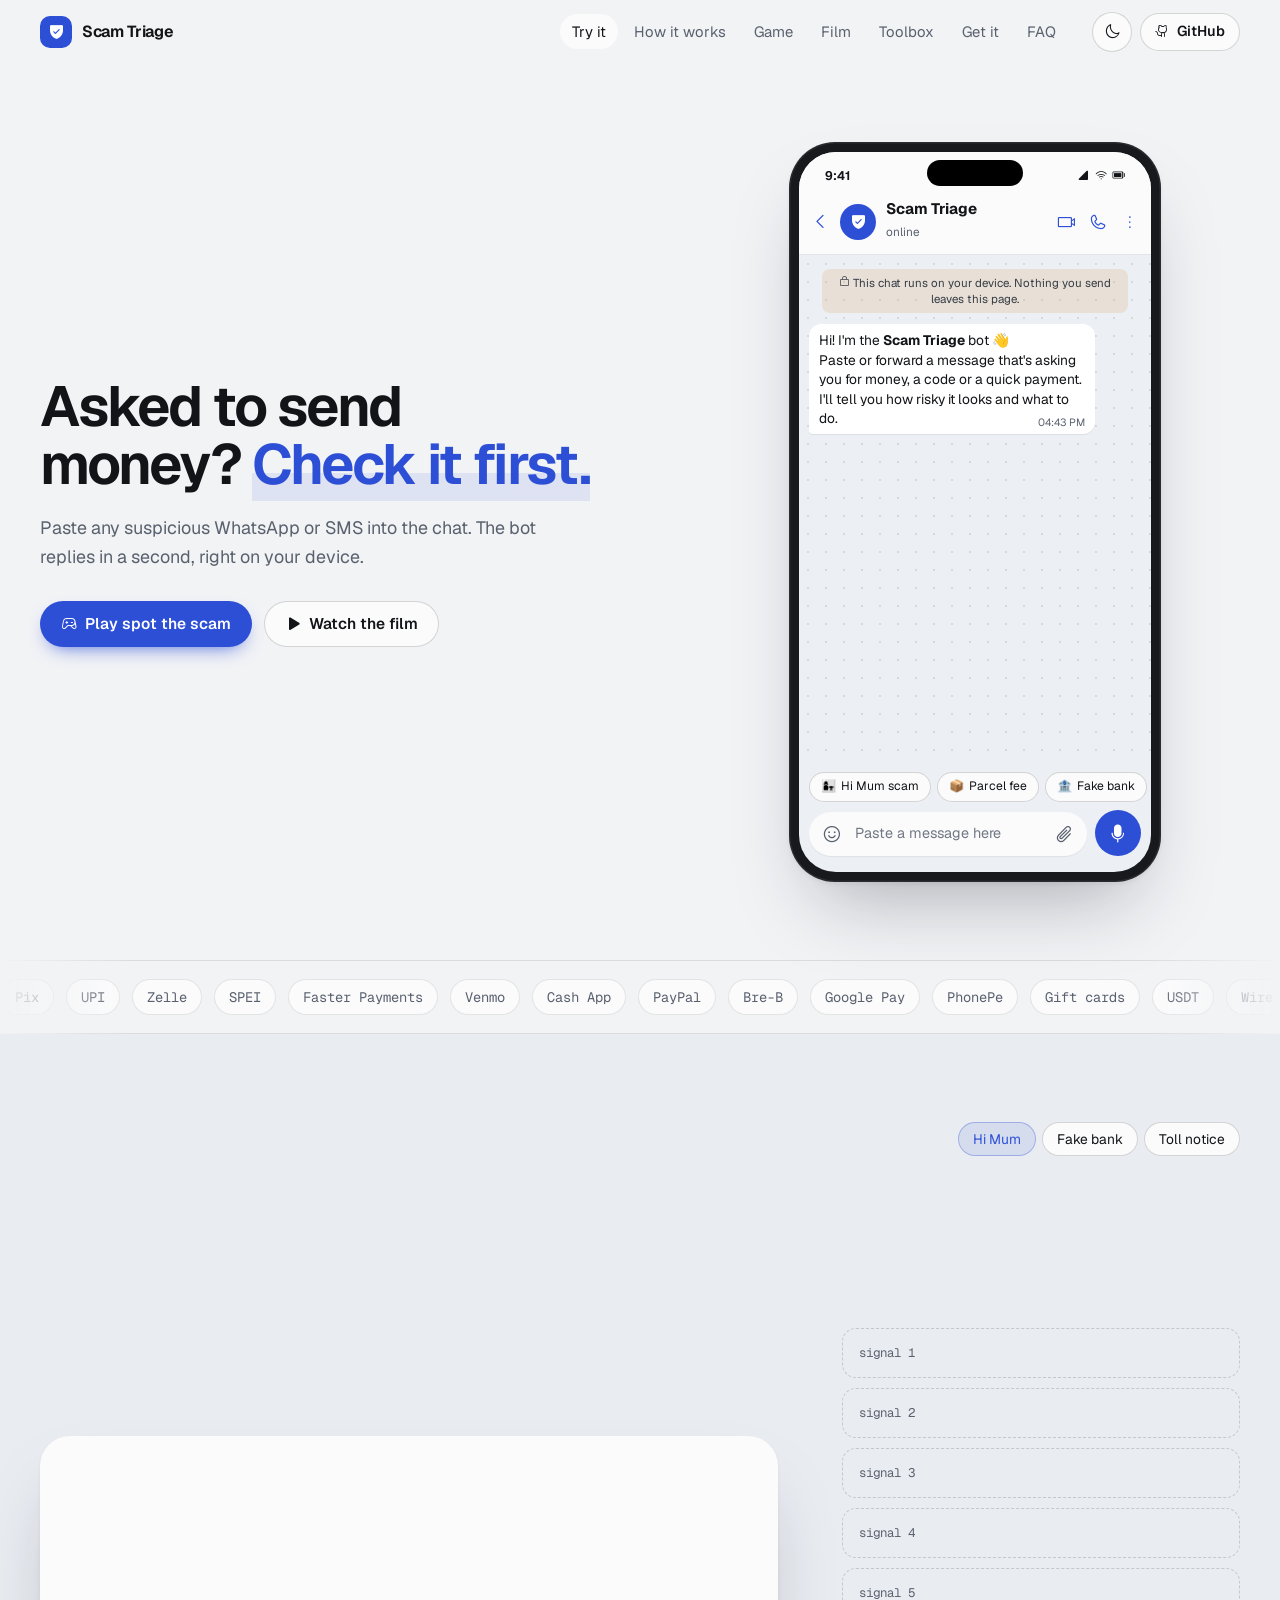
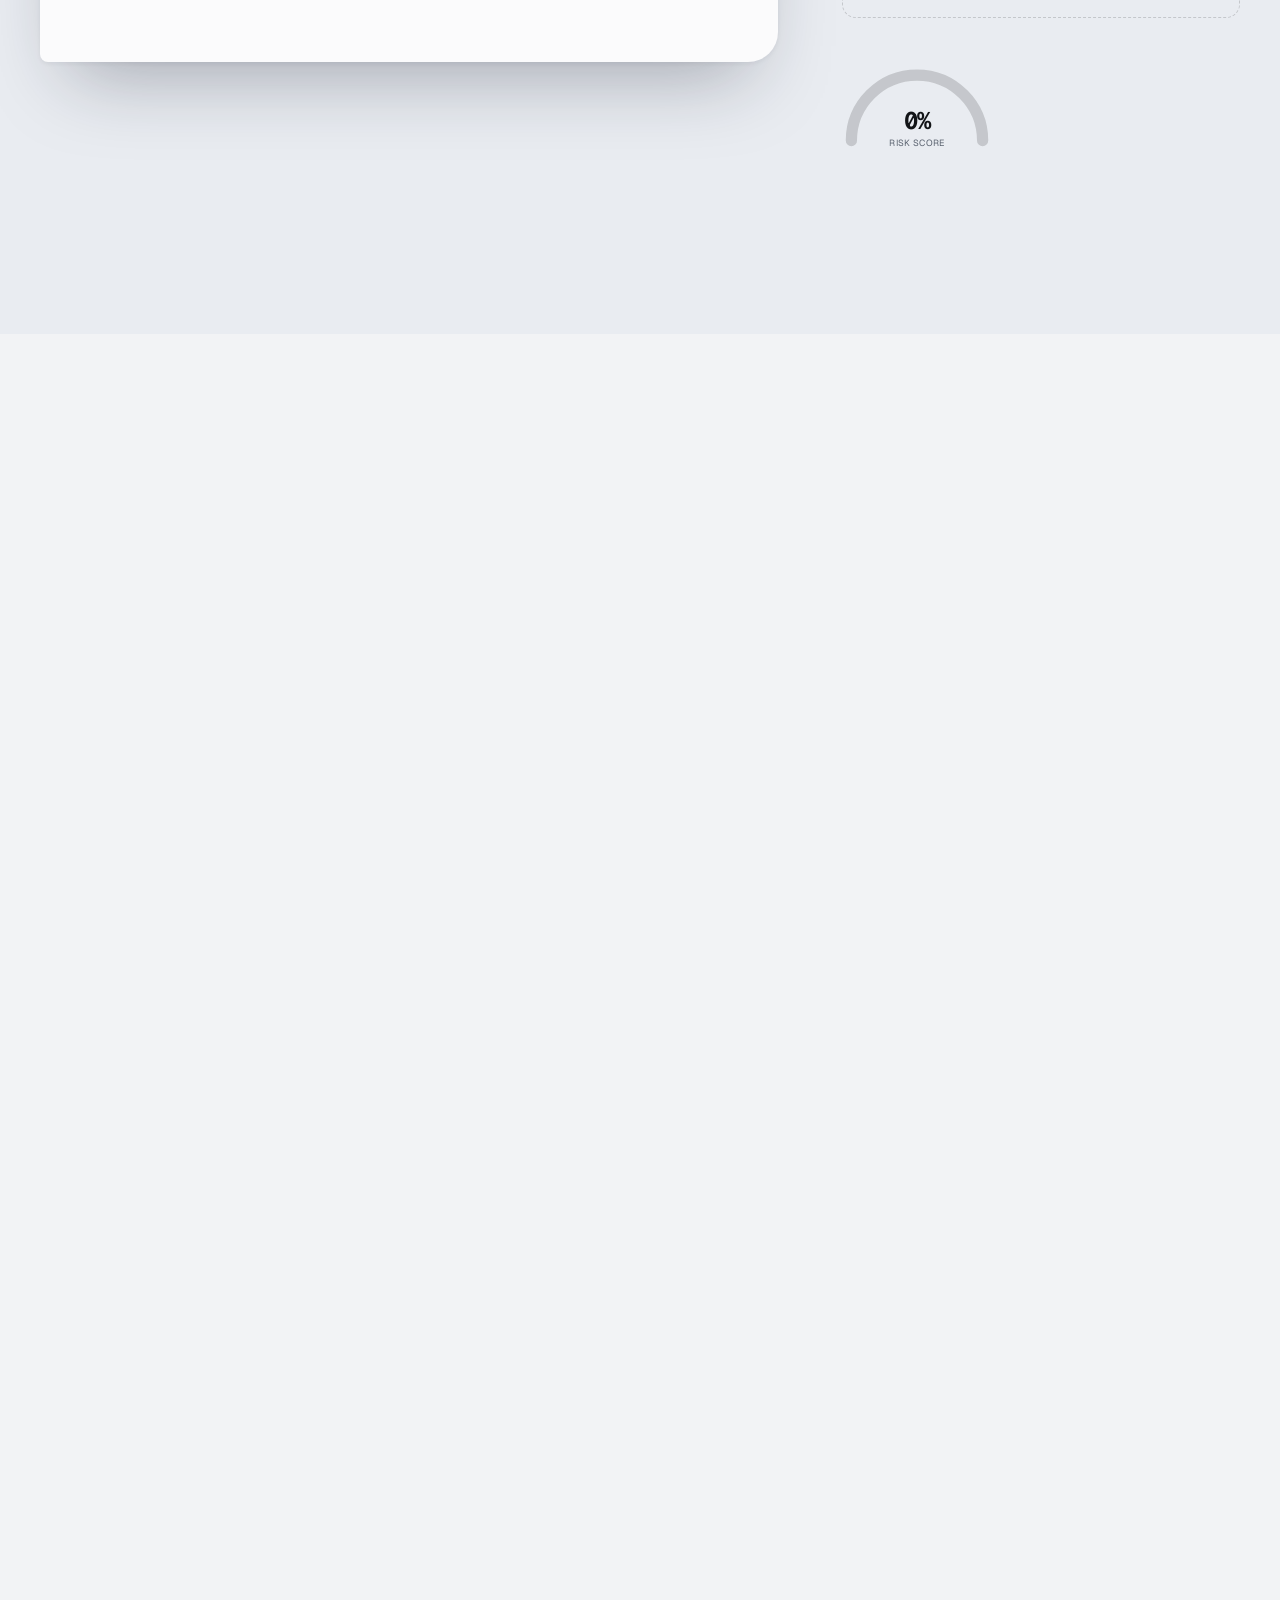
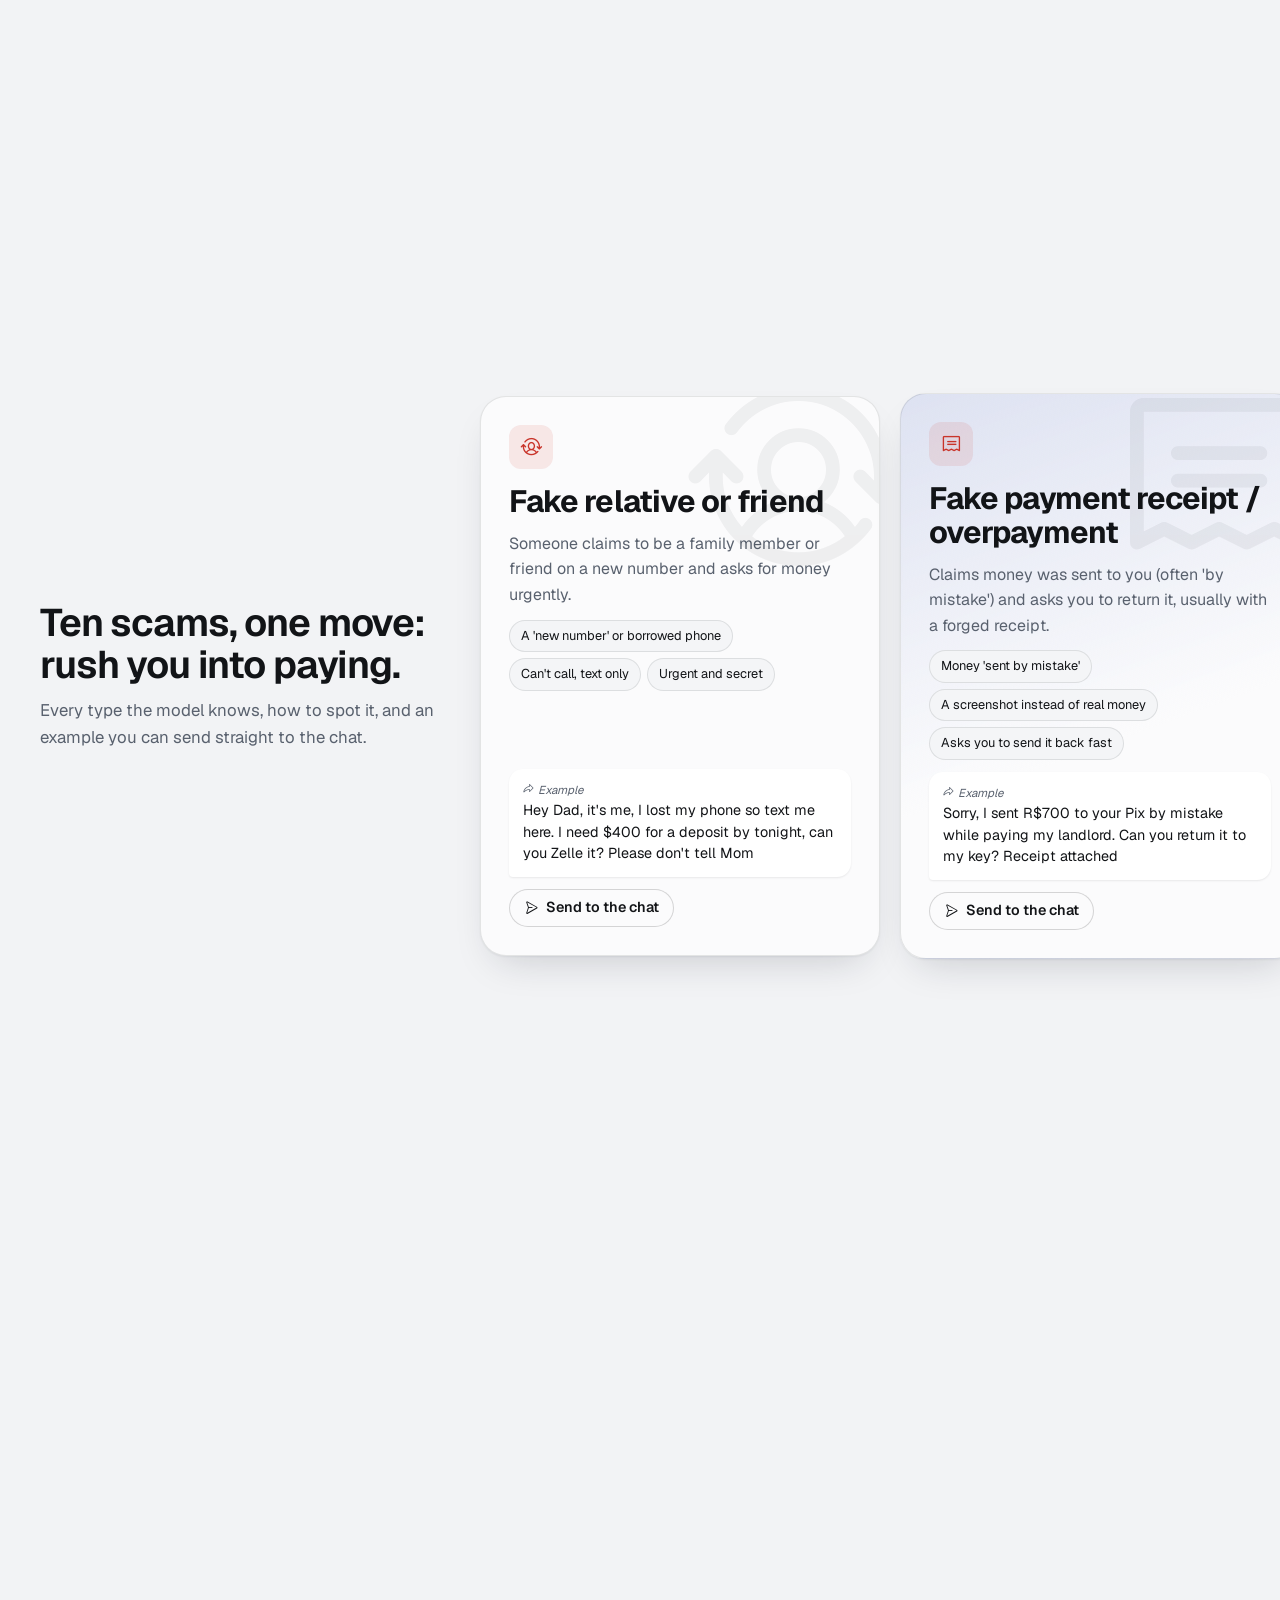
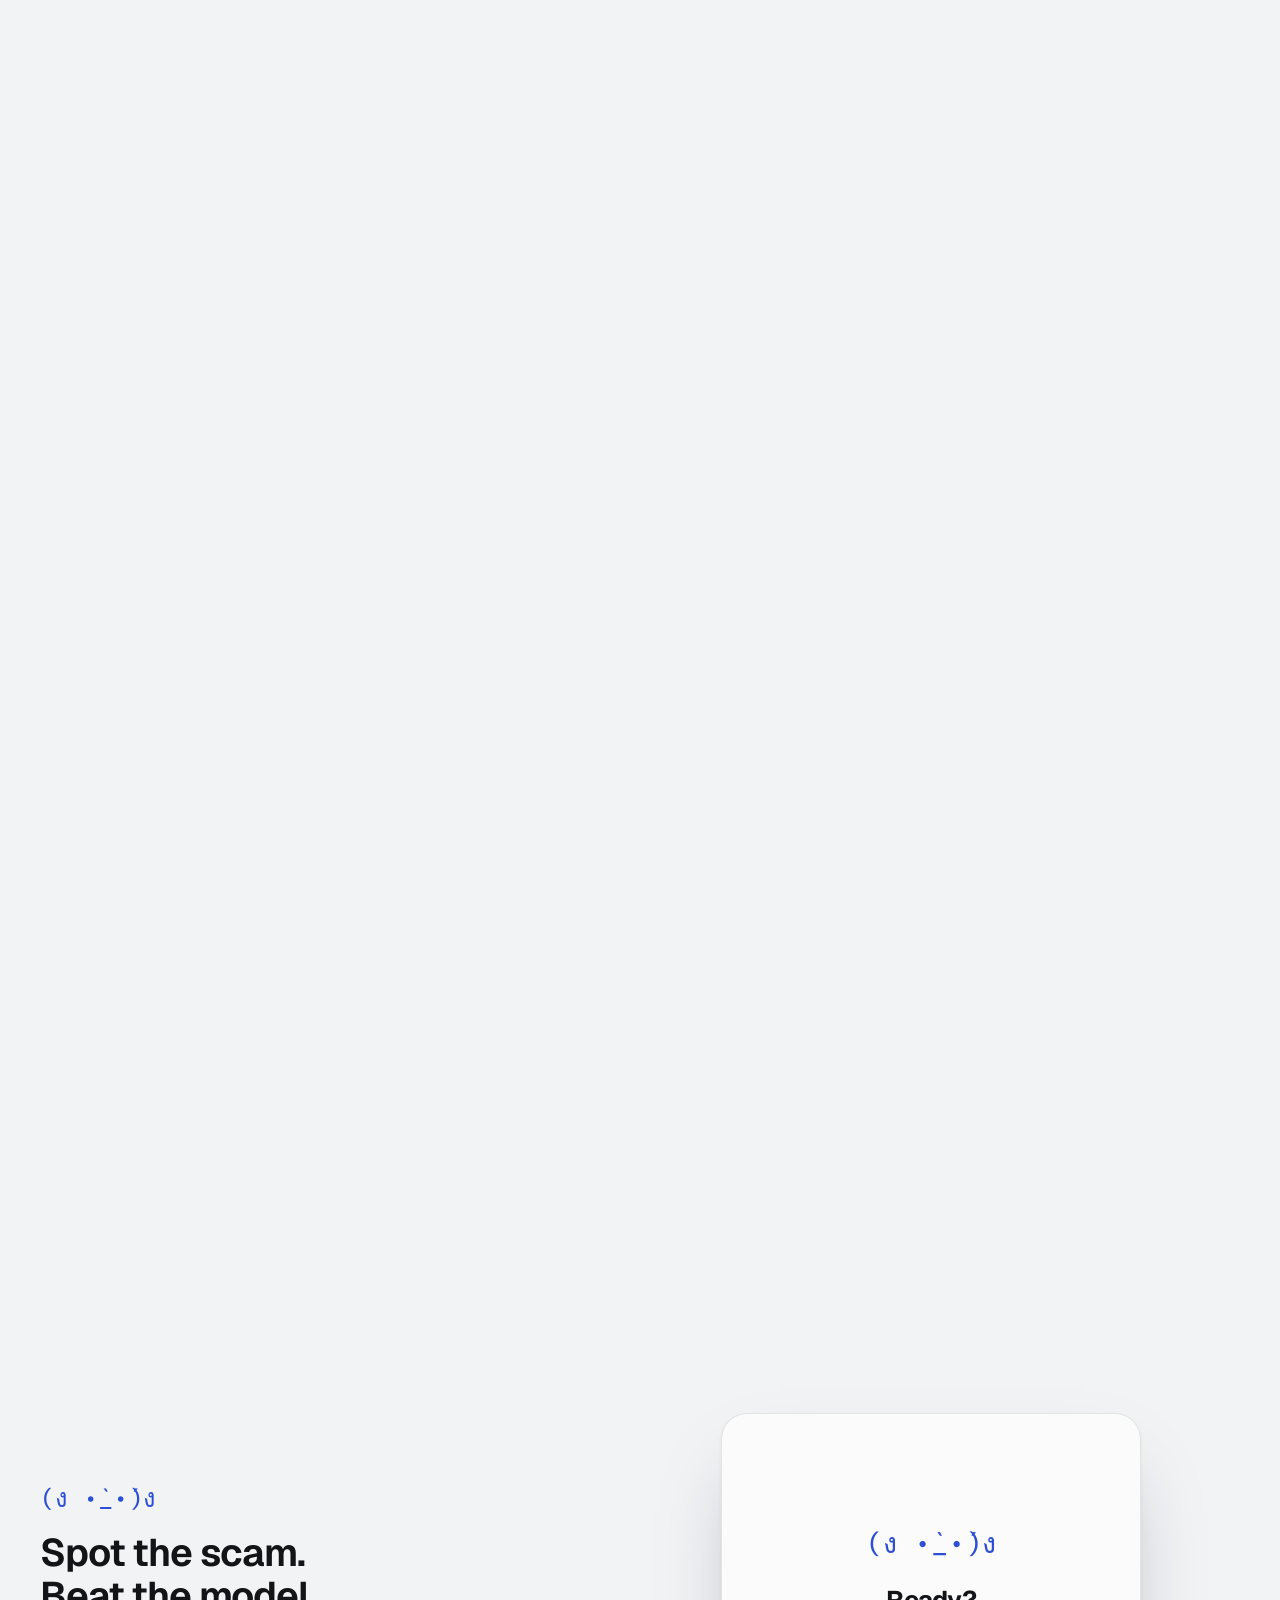
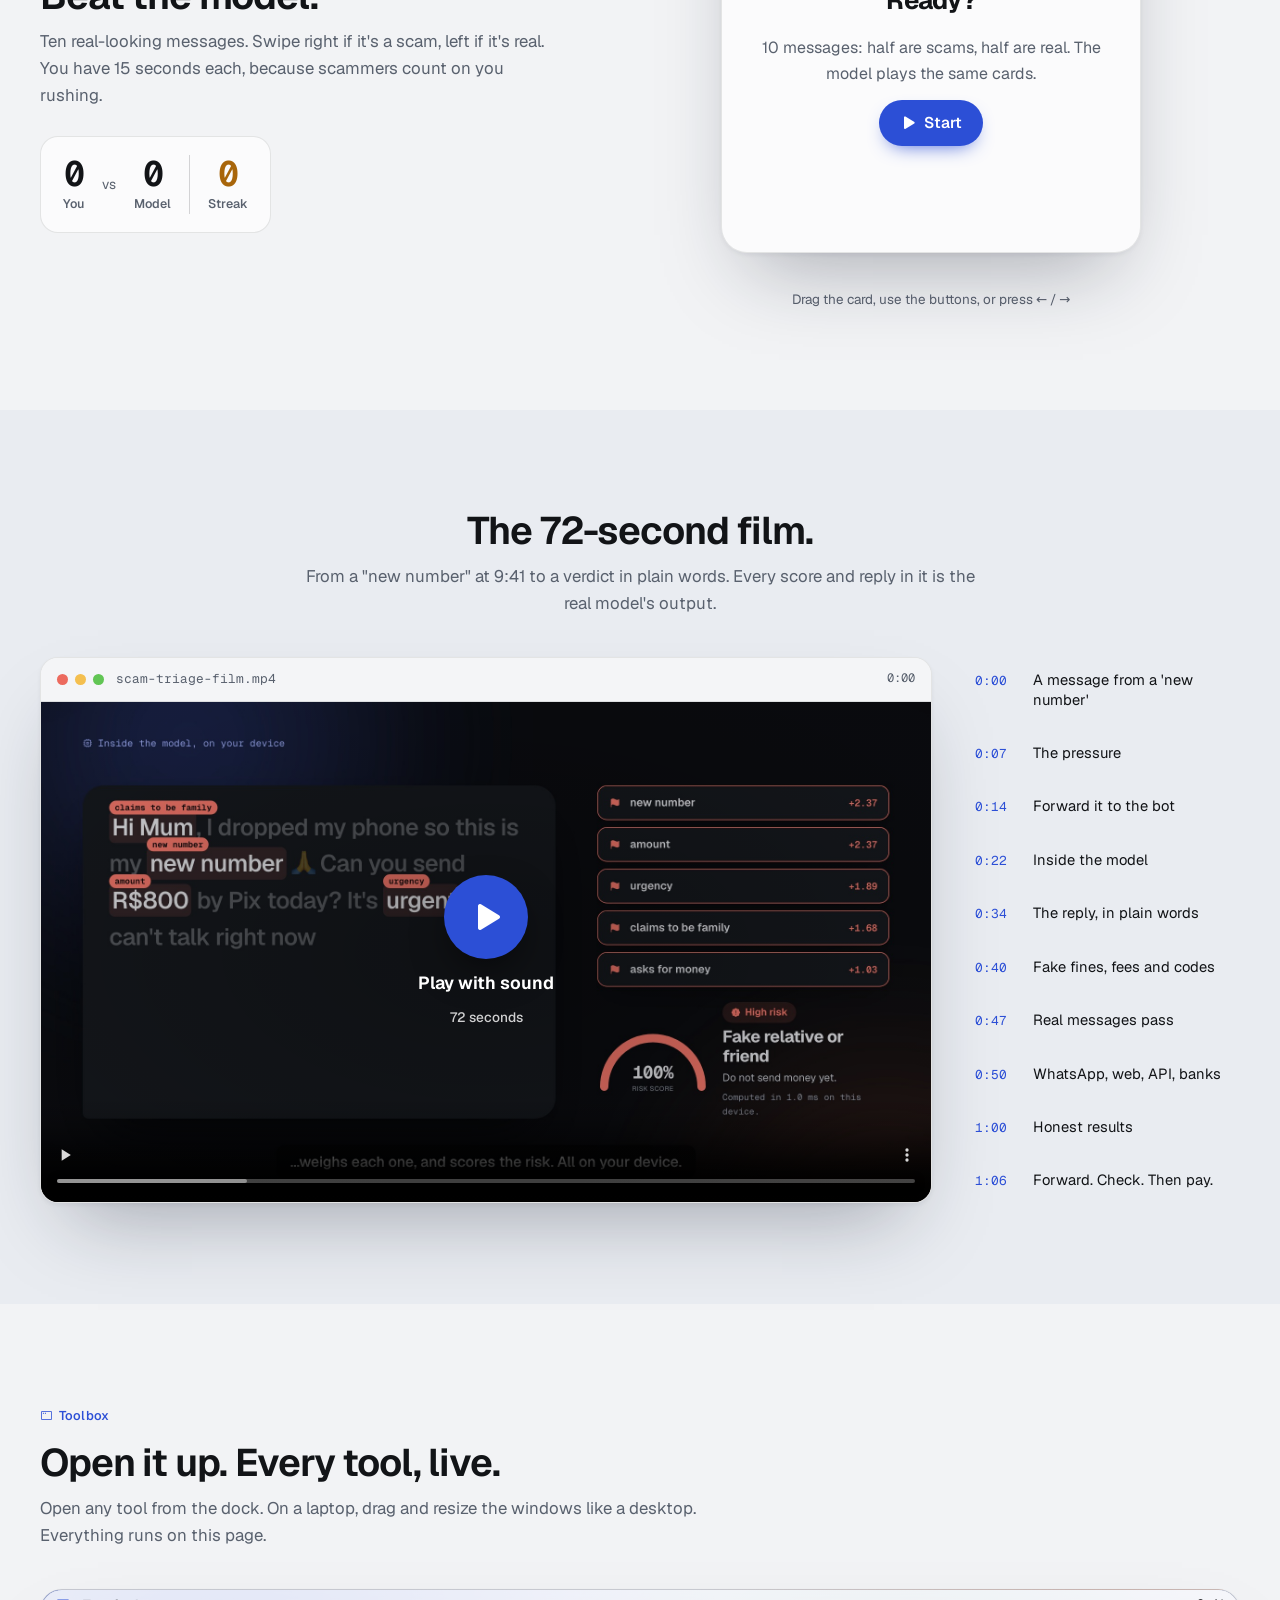
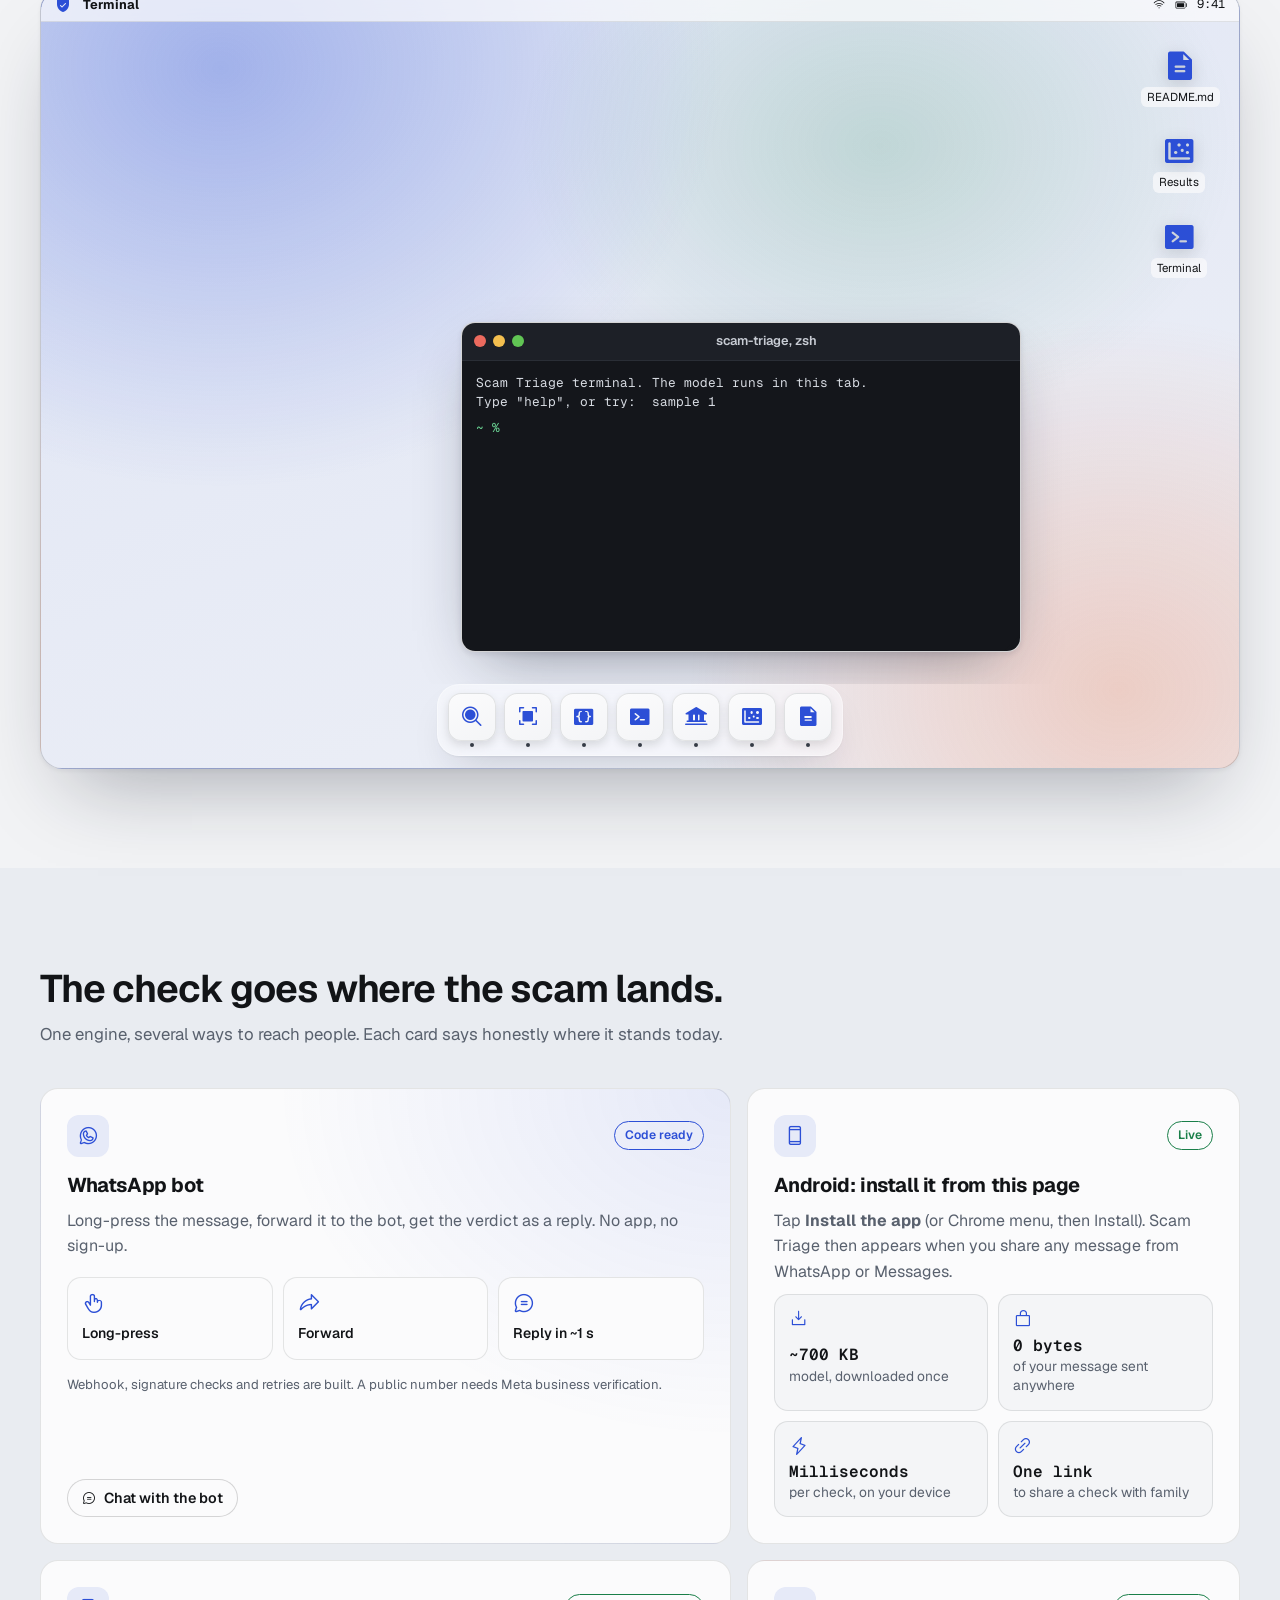
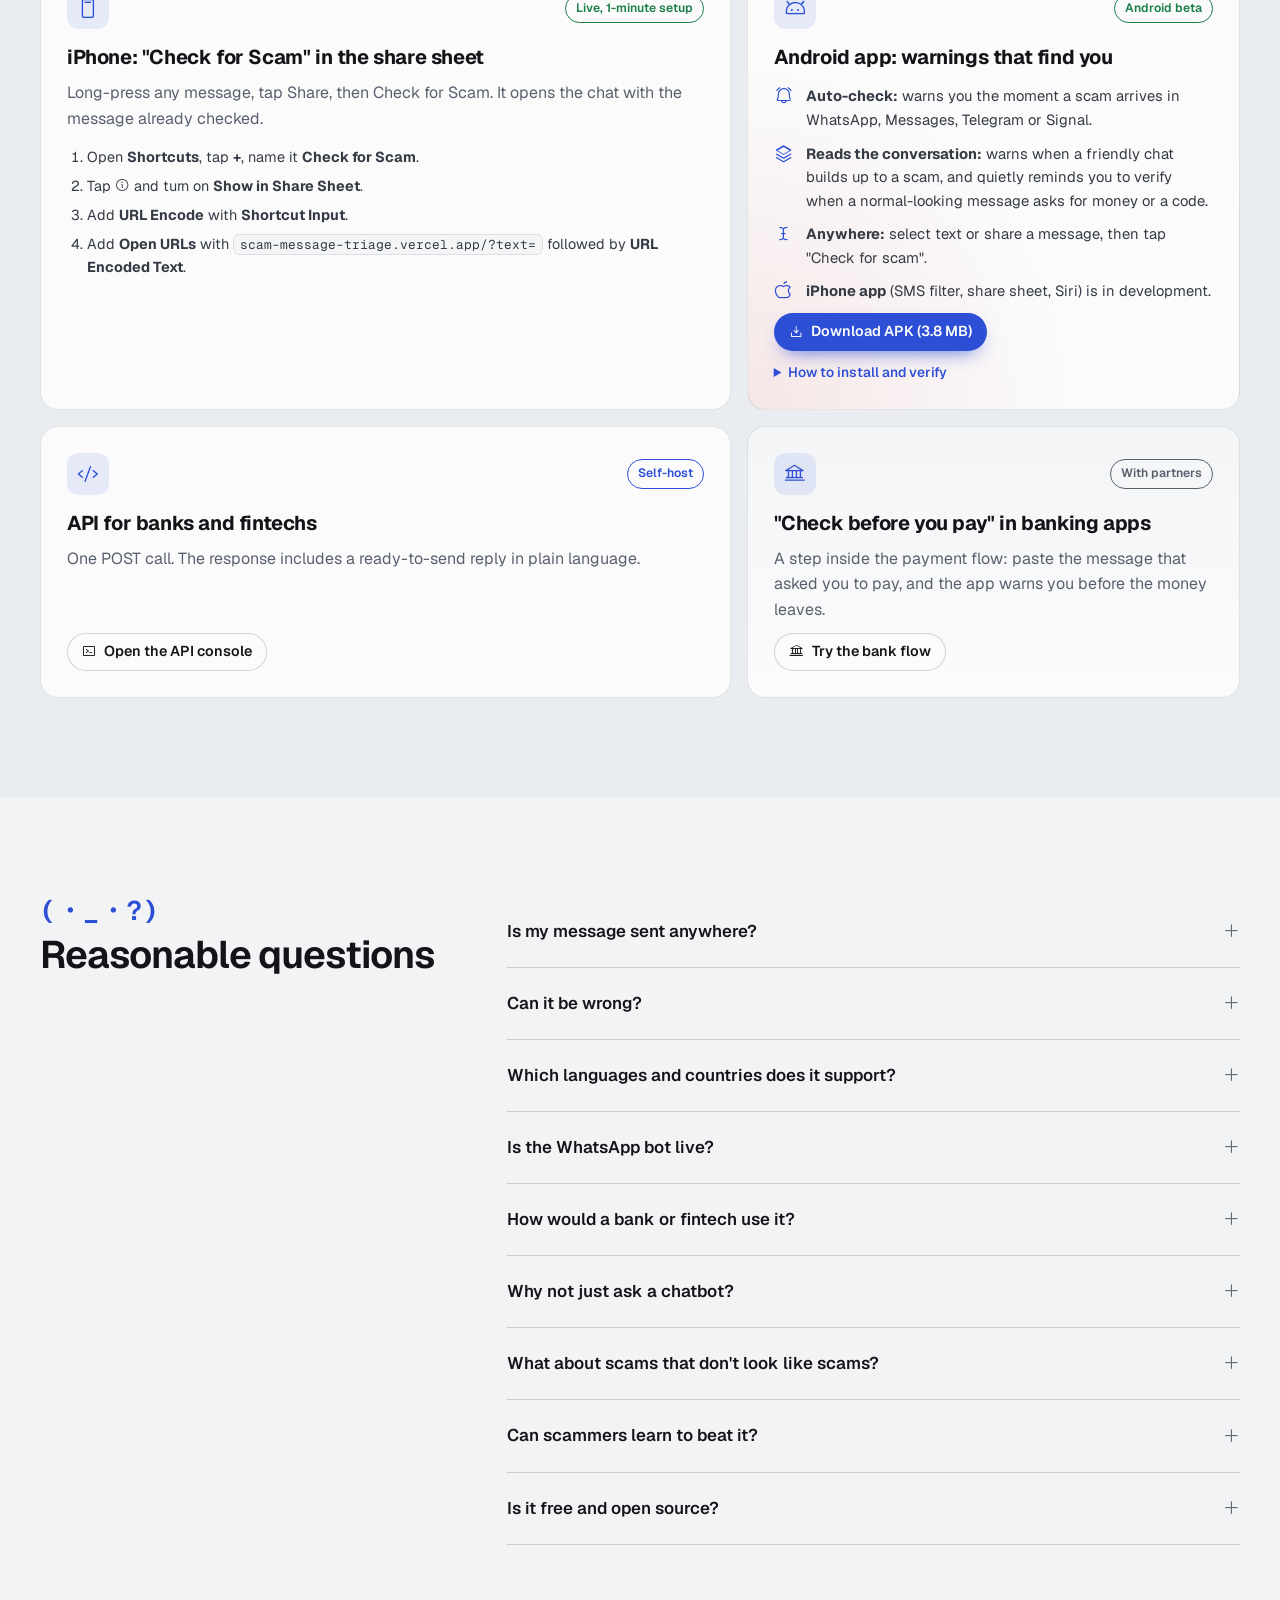
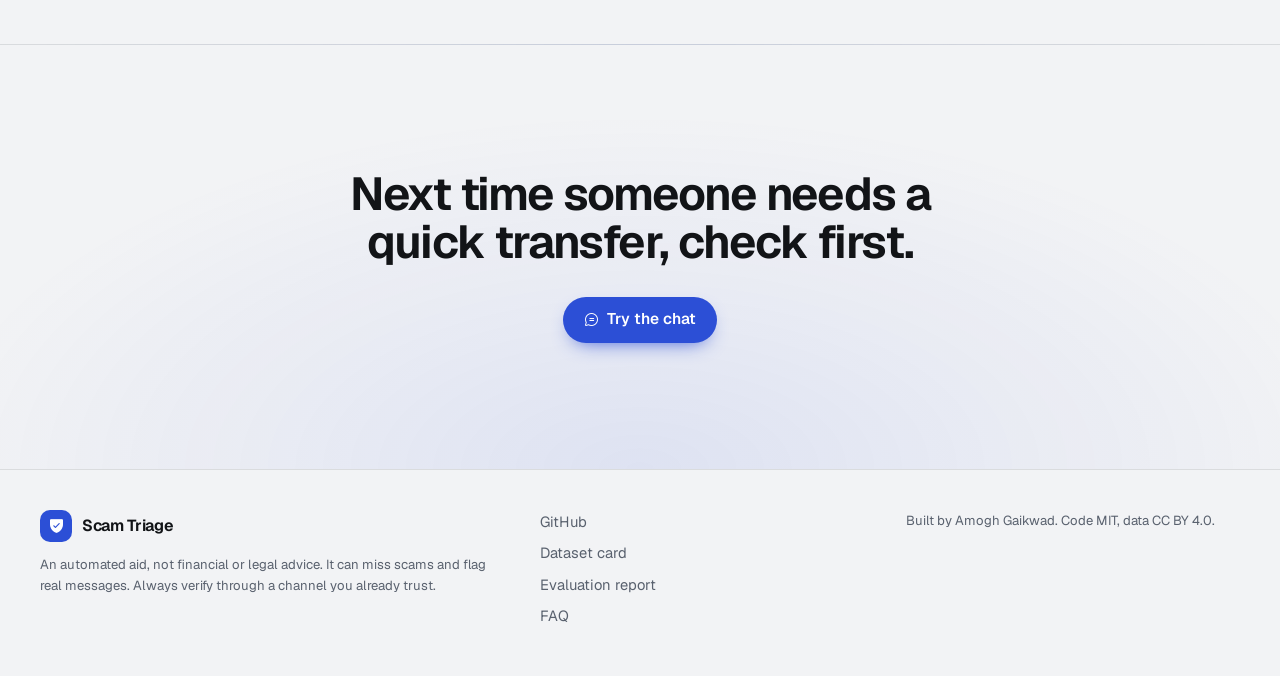
<file: site/index.html>
<!doctype html>
<html lang="en">
<head>
  <meta charset="utf-8">
  <meta name="viewport" content="width=device-width, initial-scale=1, viewport-fit=cover">
  <title>Scam Triage: check a message before you pay</title>
  <meta name="description" content="Paste or forward a suspicious WhatsApp or SMS message. Get a risk score, the scam type and what to do next. Runs in your browser.">
  <meta name="theme-color" content="#f2f3f5" media="(prefers-color-scheme: light)">
  <meta name="theme-color" content="#0d0f12" media="(prefers-color-scheme: dark)">
  <meta property="og:title" content="Scam Triage: check a message before you pay">
  <meta property="og:description" content="Explainable scam checks for Pix, UPI, Zelle and bank-transfer scams. Runs in your browser.">
  <meta property="og:image" content="https://scam-message-triage.vercel.app/assets/video/film-poster.jpg">
  <meta property="og:url" content="https://scam-message-triage.vercel.app/">
  <meta name="twitter:card" content="summary_large_image">
  <link rel="canonical" href="https://scam-message-triage.vercel.app/">
  <link rel="icon" href="assets/img/favicon.svg" type="image/svg+xml">
  <link rel="manifest" href="/manifest.webmanifest">
  <link rel="apple-touch-icon" href="/assets/img/apple-touch-icon.png">
  <meta name="apple-mobile-web-app-capable" content="yes">
  <meta name="mobile-web-app-capable" content="yes">
  <meta name="apple-mobile-web-app-title" content="Scam Triage">
  <link rel="preload" href="assets/fonts/geist.woff2" as="font" type="font/woff2" crossorigin>
  <link rel="stylesheet" href="assets/vendor/phosphor/regular.css">
  <link rel="stylesheet" href="assets/vendor/phosphor/fill.css">
  <link rel="stylesheet" href="assets/css/style.css">
  <script>
    // Apply the saved theme before first paint to avoid a flash.
    try { const t = localStorage.getItem("theme"); if (t) document.documentElement.dataset.theme = t; } catch (e) {}
  </script>
  <script src="assets/vendor/gsap/gsap.min.js" defer></script>
  <script src="assets/vendor/gsap/ScrollTrigger.min.js" defer></script>
  <script type="module" src="assets/js/app.js"></script>
</head>
<body>
  <a class="skip" href="#chat">Skip to the chat</a>

  <header class="nav" data-nav>
    <div class="nav__inner">
      <a class="brand" href="#top" aria-label="Scam Triage home">
        <span class="brand__mark"><i class="ph-fill ph-shield-check"></i></span>
        <span class="brand__name">Scam Triage</span>
      </a>
      <nav class="nav__links" aria-label="Sections">
        <a href="#chat">Try it</a>
        <a href="#story">How it works</a>
        <a href="#game">Game</a>
        <a href="#demo">Film</a>
        <a href="#toolbox">Toolbox</a>
        <a href="#channels">Get it</a>
        <a href="#faq">FAQ</a>
      </nav>
      <div class="nav__actions">
        <button class="btn btn--primary btn--sm nav__install" type="button" data-install hidden><i class="ph ph-download-simple"></i><span>Install app</span></button>
        <button class="icon-btn" type="button" data-theme-toggle aria-label="Toggle dark mode">
          <i class="ph ph-moon" data-theme-icon></i>
        </button>
        <a class="btn btn--ghost btn--sm" href="https://github.com/ag2502/scam-message-triage" target="_blank" rel="noopener">
          <i class="ph ph-github-logo"></i><span>GitHub</span>
        </a>
        <button class="icon-btn nav__menu" type="button" data-menu-toggle aria-label="Open menu" aria-expanded="false">
          <i class="ph ph-list"></i>
        </button>
      </div>
    </div>
  </header>

  <main id="top">
    <!-- HERO -->
    <section class="hero">
      <div class="wrap hero__grid">
        <div class="hero__copy reveal">
          <h1 class="display">Asked to send money? <span class="hl">Check it first.</span></h1>
          <p class="lede">Paste any suspicious WhatsApp or SMS into the chat. The bot replies in a second, right on your device.</p>
          <div class="cta-row">
            <a class="btn btn--primary" href="#game"><i class="ph ph-game-controller"></i>Play spot the scam</a>
            <a class="btn btn--ghost" href="#demo"><i class="ph-fill ph-play"></i>Watch the film</a>
          </div>
        </div>

        <div class="hero__stage reveal" style="--d: 120ms">
          <div class="phone phone--live" id="chat">
            <div class="phone__notch"></div>
            <div class="wa" data-chat>
              <div class="wa__status" aria-hidden="true"><span data-clock>9:41</span><span><i class="ph-fill ph-cell-signal-full"></i><i class="ph ph-wifi-high"></i><i class="ph-fill ph-battery-full"></i></span></div>
              <div class="wa__head">
                <i class="ph ph-caret-left" aria-hidden="true"></i>
                <span class="chat__avatar"><i class="ph-fill ph-shield-check"></i></span>
                <div class="wa__who"><strong>Scam Triage</strong><small data-chat-status>online</small></div>
                <span class="wa__tools" aria-hidden="true"><i class="ph ph-video-camera"></i><i class="ph ph-phone"></i><i class="ph ph-dots-three-vertical"></i></span>
              </div>
              <div class="wa__body" data-chat-body role="log" aria-live="polite" aria-label="Chat with the Scam Triage bot" tabindex="0"></div>
              <button class="wa__jump" type="button" data-chat-jump aria-label="Scroll to latest message" hidden><i class="ph ph-arrow-down"></i></button>
              <div class="wa__chips" data-chat-chips role="group" aria-label="Try an example"></div>
              <div class="wa__emoji" data-chat-emoji hidden></div>
              <form class="wa__bar" data-chat-form>
                <div class="wa__field">
                  <button type="button" class="wa__icon" data-chat-emoji-btn aria-label="Emoji"><i class="ph ph-smiley"></i></button>
                  <label class="sr" for="chat-input">Message</label>
                  <textarea id="chat-input" rows="1" maxlength="4000" placeholder="Paste a message here" data-chat-input></textarea>
                  <button type="button" class="wa__icon" data-chat-attach aria-label="Attach a photo"><i class="ph ph-paperclip"></i></button>
                  <input type="file" accept="image/*" data-chat-file hidden>
                </div>
                <div class="wa__rec" data-chat-rec hidden><i class="ph-fill ph-microphone"></i><span data-chat-rec-time>0:00</span><small>Simulated: no audio is captured</small></div>
                <button class="wa__send" type="submit" data-chat-send aria-label="Hold to record a voice note"><i class="ph-fill ph-microphone" data-chat-send-icon></i></button>
              </form>
            </div>
          </div>
        </div>
      </div>

      <div class="rails" aria-label="Works with any instant-payment rail">
        <div class="rails__track">
          <span>Pix</span><span>UPI</span><span>Zelle</span><span>SPEI</span><span>Faster Payments</span><span>Venmo</span>
          <span>Cash App</span><span>PayPal</span><span>Bre-B</span><span>Google Pay</span><span>PhonePe</span><span>Gift cards</span>
          <span>USDT</span><span>Wire transfer</span>
          <span aria-hidden="true">Pix</span><span aria-hidden="true">UPI</span><span aria-hidden="true">Zelle</span><span aria-hidden="true">SPEI</span>
          <span aria-hidden="true">Faster Payments</span><span aria-hidden="true">Venmo</span><span aria-hidden="true">Cash App</span>
          <span aria-hidden="true">PayPal</span><span aria-hidden="true">Bre-B</span><span aria-hidden="true">Google Pay</span>
          <span aria-hidden="true">PhonePe</span><span aria-hidden="true">Gift cards</span><span aria-hidden="true">USDT</span><span aria-hidden="true">Wire transfer</span>
        </div>
      </div>
    </section>

    <!-- SCROLL CINEMA -->
    <section class="story" id="story" data-story>
      <div class="story__stage" data-story-stage>
        <div class="story__top wrap">
          <div class="story__caps" aria-live="polite">
            <p class="story__cap" data-cap="0"><b>A message arrives.</b> New number, a familiar name, money needed now.</p>
            <p class="story__cap" data-cap="1"><b>Warning signs light up.</b> These are the phrases the model actually reacts to.</p>
            <p class="story__cap" data-cap="2"><b>They become signals.</b> Each one carries a learned weight.</p>
            <p class="story__cap" data-cap="3"><b>The model weighs them.</b> Weights add up to a risk score.</p>
            <p class="story__cap" data-cap="4"><b>A verdict, with reasons.</b> Named, explained, and what to do next.</p>
          </div>
          <div class="seg story__tabs" role="tablist" aria-label="Choose the message for the story" data-story-tabs></div>
        </div>
        <div class="story__grid wrap">
          <div class="story__msg" data-story-msg aria-hidden="true"></div>
          <div class="story__side">
            <ol class="story__slots" data-story-slots aria-label="Signals found"></ol>
            <div class="story__meter">
              <div class="gauge story__gauge" data-story-gauge></div>
              <div class="story__verdict" data-story-verdict></div>
            </div>
          </div>
        </div>
        <div class="story__progress" data-story-progress></div>
        <p class="sr" data-story-sr></p>
      </div>
    </section>

    <!-- SCAM TYPES (horizontal pan) -->
    <section class="types" id="types" data-types>
      <div class="types__pin" data-types-pin>
        <div class="types__track" data-types-track>
          <header class="types__intro">
            <h2 class="title">Ten scams, one move: rush you into paying.</h2>
            <p class="sub">Every type the model knows, how to spot it, and an example you can send straight to the chat.</p>
          </header>
        </div>
      </div>
    </section>

    <!-- GAME -->
    <section class="section game" id="game" data-game>
      <div class="wrap game__grid">
        <div class="game__side">
          <span class="kao game__kao" aria-hidden="true" data-game-kao>(ง •̀_•́)ง</span>
          <h2 class="title">Spot the scam. Beat the model.</h2>
          <p class="sub">Ten real-looking messages. Swipe right if it's a scam, left if it's real. You have 15 seconds each, because scammers count on you rushing.</p>
          <div class="hud" aria-live="polite">
            <div class="hud__cell"><span class="hud__num" data-hud-you>0</span><span class="hud__label">You</span></div>
            <div class="hud__vs">vs</div>
            <div class="hud__cell"><span class="hud__num" data-hud-model>0</span><span class="hud__label">Model</span></div>
            <div class="hud__cell hud__cell--streak"><span class="hud__num" data-hud-streak>0</span><span class="hud__label">Streak</span></div>
          </div>
          <p class="fine" data-hud-best></p>
        </div>
        <div class="arena" data-arena>
          <div class="arena__stack" data-stack></div>
          <div class="arena__timer" aria-hidden="true"><span data-timer></span></div>
          <div class="arena__controls" data-controls hidden>
            <button class="btn btn--ghost arena__real" type="button" data-pick="real"><i class="ph ph-arrow-left"></i>Real</button>
            <button class="btn btn--ghost arena__scam" type="button" data-pick="scam">Scam<i class="ph ph-arrow-right"></i></button>
          </div>
          <p class="help arena__hint" data-hint>Drag the card, use the buttons, or press ← / →</p>
        </div>
      </div>
    </section>

    <!-- DEMO VIDEO -->
    <section class="section section--tint" id="demo">
      <div class="wrap">
        <header class="section__head section__head--center reveal">
          <h2 class="title">The 72-second film.</h2>
          <p class="sub">From a "new number" at 9:41 to a verdict in plain words. Every score and reply in it is the real model's output.</p>
        </header>
        <div class="player reveal">
          <div class="window player__window">
            <div class="window__bar">
              <span class="dots" aria-hidden="true"><i></i><i></i><i></i></span>
              <span class="window__title">scam-triage-film.mp4</span>
              <span class="window__meta" data-video-time>0:00</span>
            </div>
            <div class="player__media">
              <video data-video playsinline preload="metadata" poster="assets/video/film-poster.jpg" controls>
                <source src="assets/video/film.webm" type="video/webm">
                <source src="assets/video/film.mp4" type="video/mp4">
              </video>
              <button class="player__play" type="button" data-video-play><span><i class="ph-fill ph-play"></i></span>Play with sound<small>72 seconds</small></button>
            </div>
          </div>
          <ol class="chapters" data-chapters aria-label="Video chapters"></ol>
        </div>
      </div>
    </section>

    <!-- TOOLBOX (desktop OS) -->
    <section class="section toolbox" id="toolbox">
      <div class="wrap">
        <header class="section__head reveal">
          <p class="eyebrow"><i class="ph ph-app-window"></i> Toolbox</p>
          <h2 class="title">Open it up. Every tool, live.</h2>
          <p class="sub">Open any tool from the dock. On a laptop, drag and resize the windows like a desktop. Everything runs on this page.</p>
        </header>
        <div class="os" data-os>
          <div class="os__menubar">
            <span class="os__apple"><i class="ph-fill ph-shield-check"></i></span>
            <strong data-os-active>Scam Triage</strong>
            <span class="os__menubar-right" aria-hidden="true"><i class="ph ph-wifi-high"></i><i class="ph-fill ph-battery-full"></i><span data-os-clock>9:41</span></span>
          </div>
          <div class="os__desk" data-os-desk>
            <div class="os__icons" aria-label="Desktop">
              <button type="button" class="os__icon" data-open="about"><i class="ph-fill ph-file-text"></i><span>README.md</span></button>
              <button type="button" class="os__icon" data-open="results"><i class="ph-fill ph-chart-scatter"></i><span>Results</span></button>
              <button type="button" class="os__icon" data-open="terminal"><i class="ph-fill ph-terminal-window"></i><span>Terminal</span></button>
            </div>

            <section class="oswin" data-win="checker" data-title="Checker" data-icon="ph-magnifying-glass" data-geo="24,20,700,540" aria-label="Checker window">
              <div class="oswin__bar"><span class="oswin__lights"><button type="button" data-win-close aria-label="Close"></button><button type="button" data-win-min aria-label="Minimize"></button><button type="button" data-win-max aria-label="Maximize"></button></span><span class="oswin__title">Checker</span><span class="window__meta" data-model-status>loading model</span></div>
              <div class="oswin__body checker" data-checker id="check">
                <div class="checker__grid">
            <form class="checker__input" data-check-form>
              <label for="msg" class="label">Message</label>
              <textarea id="msg" name="msg" rows="7" maxlength="4000" data-msg
                aria-describedby="msg-help" placeholder="e.g. Hi Mum, this is my new number. Can you send R$800 by Pix?"></textarea>
              <p id="msg-help" class="help">Tip: press <kbd>Ctrl</kbd> + <kbd>Enter</kbd> to check. Up to 4,000 characters.</p>

              <div class="samples" role="group" aria-label="Example messages" data-samples></div>

              <div class="checker__actions">
                <button class="btn btn--primary" type="submit" data-check-btn disabled><i class="ph ph-magnifying-glass"></i>Check message</button>
                <button class="btn btn--ghost" type="button" data-random><i class="ph ph-shuffle"></i>Random real example</button>
                <button class="icon-btn" type="button" data-clear aria-label="Clear message"><i class="ph ph-trash"></i></button>
              </div>
            </form>

            <div class="checker__output" aria-live="polite" data-output>
              <div class="empty" data-empty>
                <span class="kao" aria-hidden="true">(・_・?)</span>
                <p><strong>Nothing checked yet.</strong> Paste a message or pick an example on the left.</p>
              </div>
              <div class="skeleton" data-skeleton hidden>
                <span class="sk sk--round"></span><span class="sk sk--line"></span><span class="sk sk--line w60"></span>
                <span class="sk sk--block"></span>
                <p class="help" data-load-msg>Downloading the model once (about 700 KB). After that, checks are instant.</p>
              </div>
              <div class="error" data-error hidden>
                <i class="ph ph-warning"></i>
                <p><strong>The model didn't load.</strong> <span data-error-msg></span> <button type="button" class="link" data-retry>Try again</button></p>
              </div>
              <div class="result" data-result hidden></div>
            </div>
          
              </div>
              <span class="oswin__grip" data-win-grip aria-hidden="true"></span>
            </section>

            <section class="oswin" data-win="xray" data-title="X-ray" data-icon="ph-scan" data-geo="680,52,500,460" aria-label="X-ray window">
              <div class="oswin__bar"><span class="oswin__lights"><button type="button" data-win-close aria-label="Close"></button><button type="button" data-win-min aria-label="Minimize"></button><button type="button" data-win-max aria-label="Maximize"></button></span><span class="oswin__title">X-ray</span></div>
              <div class="oswin__body xraywin" data-xray>
                <div class="xraywin__steps" role="tablist" aria-label="Pipeline steps" data-xray-steps></div>
                <div class="xray__body" data-xray-body aria-live="polite"><p class="help">Loading the model...</p></div>
                <p class="help xraywin__src" data-xray-src></p>
              </div>
              <span class="oswin__grip" data-win-grip aria-hidden="true"></span>
            </section>

            <section class="oswin" data-win="api" data-title="API console" data-icon="ph-brackets-curly" data-geo="230,120,640,500" aria-label="API console window">
              <div class="oswin__bar"><span class="oswin__lights"><button type="button" data-win-close aria-label="Close"></button><button type="button" data-win-min aria-label="Minimize"></button><button type="button" data-win-max aria-label="Maximize"></button></span><span class="oswin__title">API console</span></div>
              <div class="oswin__body apicon" data-api>
                <form class="apicon__req" data-api-form>
                  <div class="apicon__line"><span class="apicon__method">POST</span><code>/v1/triage</code><button class="btn btn--primary btn--sm" type="submit"><i class="ph-fill ph-paper-plane-right"></i>Send</button></div>
                  <label class="label" for="api-body">Request body</label>
                  <textarea id="api-body" rows="5" spellcheck="false" data-api-body></textarea>
                </form>
                <div class="apicon__res">
                  <div class="apicon__status" data-api-status>Press Send to call the endpoint (simulated locally with the same model).</div>
                  <pre class="apicon__json"><code data-api-out></code></pre>
                </div>
                <details class="apicon__snips"><summary>Call it from your code</summary>
                  <div class="code" data-code>
              <div class="tabs" role="tablist" aria-label="Request examples">
                <button role="tab" aria-selected="true" data-tab="curl">cURL</button>
                <button role="tab" aria-selected="false" data-tab="python">Python</button>
                <button role="tab" aria-selected="false" data-tab="js">JavaScript</button>
                <button role="tab" aria-selected="false" data-tab="response">Response</button>
              </div>
              <pre><code data-code-body></code></pre>
              <button class="icon-btn code__copy" type="button" data-copy-code aria-label="Copy code"><i class="ph ph-copy"></i></button>
            </div>
                </details>
              </div>
              <span class="oswin__grip" data-win-grip aria-hidden="true"></span>
            </section>

            <section class="oswin" data-win="terminal" data-title="Terminal" data-icon="ph-terminal-window" data-geo="420,300,560,330" aria-label="Terminal window">
              <div class="oswin__bar oswin__bar--dark"><span class="oswin__lights"><button type="button" data-win-close aria-label="Close"></button><button type="button" data-win-min aria-label="Minimize"></button><button type="button" data-win-max aria-label="Maximize"></button></span><span class="oswin__title">scam-triage, zsh</span></div>
              <div class="oswin__body term" data-term>
                <div class="term__out" data-term-out aria-live="polite"></div>
                <form class="term__line" data-term-form><span class="term__ps1">~ %</span><label class="sr" for="term-in">Terminal command</label><input id="term-in" autocomplete="off" spellcheck="false" data-term-in></form>
              </div>
              <span class="oswin__grip" data-win-grip aria-hidden="true"></span>
            </section>

            <section class="oswin" data-win="bank" data-title="Bank app" data-icon="ph-bank" data-geo="820,80,380,520" aria-label="Bank app window" hidden>
              <div class="oswin__bar"><span class="oswin__lights"><button type="button" data-win-close aria-label="Close"></button><button type="button" data-win-min aria-label="Minimize"></button><button type="button" data-win-max aria-label="Maximize"></button></span><span class="oswin__title">Bank app: check before you pay</span></div>
              <div class="oswin__body bankapp">
                <div class="paysheet" data-paysheet>
              <div class="paysheet__row"><span>Pix to</span><strong>Unknown key ···8821</strong></div>
              <div class="paysheet__row"><span>Amount</span><strong>R$ 800,00</strong></div>
              <label class="label" for="pay-why">Message that asked you to pay</label>
              <textarea id="pay-why" rows="2" data-pay-msg>Mum it's me, new number. Need R$800 by Pix for rent, today please, can't call</textarea>
              <div class="paysheet__verdict" data-pay-verdict aria-live="polite"></div>
              <button class="btn btn--primary btn--block" type="button" data-pay-btn>Confirm payment</button>
            </div>
              </div>
              <span class="oswin__grip" data-win-grip aria-hidden="true"></span>
            </section>

            <section class="oswin" data-win="results" data-title="Results" data-icon="ph-chart-scatter" data-geo="40,30,1110,600" aria-label="Results window" hidden>
              <div class="oswin__bar"><span class="oswin__lights"><button type="button" data-win-close aria-label="Close"></button><button type="button" data-win-min aria-label="Minimize"></button><button type="button" data-win-max aria-label="Maximize"></button></span><span class="oswin__title">Results: honest numbers, misses included</span></div>
              <div class="oswin__body resultswin" id="results">
                <div class="explorer" data-explorer>
          <div class="explorer__controls">
            <div class="seg" role="radiogroup" aria-label="Evaluation set" data-sets></div>
            <label class="label" for="thr">Threshold <output data-thr-out>0.55</output></label>
            <input id="thr" type="range" min="0" max="1" step="0.005" data-thr>
            <div class="explorer__presets">
              <button type="button" class="chip" data-preset="medium">Medium level</button>
              <button type="button" class="chip" data-preset="high">High level</button>
            </div>
            <label class="label" for="prev">Share of forwarded messages that are scams <output data-prev-out>10%</output></label>
            <input id="prev" type="range" min="1" max="60" step="1" value="10" data-prev>
          </div>

          <div class="explorer__stats" data-stats></div>

          <figure class="explorer__chart">
            <div class="strip" data-strip role="img" aria-label="Scores of scam and legitimate messages with the current threshold"></div>
            <figcaption class="help" data-strip-caption></figcaption>
          </figure>
        </div>

        
                <div class="notes">
          <div class="note">
            <h3>Where it misses</h3>
            <p>Conversation starters like "sorry, wrong number... do you invest?" carry no scam content yet. Single-message triage can't see where a chat is heading.</p>
          </div>
          <div class="note">
            <h3>Where it over-warns</h3>
            <p>Outgoing bank-transfer confirmations still score too high in held-out tests. That is the main source of false alarms.</p>
          </div>
          <div class="note">
            <h3>What would fix it</h3>
            <p>Consented, labelled messages that people forward to the bot. The data is synthetic today, and the dataset card says so.</p>
          </div>
        </div>

              </div>
              <span class="oswin__grip" data-win-grip aria-hidden="true"></span>
            </section>

            <section class="oswin" data-win="about" data-title="README.md" data-icon="ph-file-text" data-geo="160,60,520,440" aria-label="README window" hidden>
              <div class="oswin__bar"><span class="oswin__lights"><button type="button" data-win-close aria-label="Close"></button><button type="button" data-win-min aria-label="Minimize"></button><button type="button" data-win-max aria-label="Maximize"></button></span><span class="oswin__title">README.md</span></div>
              <div class="oswin__body readme">
                <h3># Scam Triage</h3>
                <p>An explainable scam checker for instant-payment fraud: Pix, UPI, Zelle, SPEI, wallets, gift cards and crypto.</p>
                <h4>## How it works</h4>
                <p>24 readable warning signals plus word and character n-grams feed two small linear models: one scores risk, one names the scam type. Thresholds are set for 1% and 5% false alarms.</p>
                <h4>## Honest limits</h4>
                <p>Trained on synthetic English data plus real legitimate SMS. It misses conversation-starter scams and still over-warns on some bank-transfer receipts.</p>
                <h4>## Links</h4>
                <ul>
                  <li><a href="https://github.com/ag2502/scam-message-triage" target="_blank" rel="noopener">Source code (MIT)</a></li>
                  <li><a href="https://github.com/ag2502/scam-message-triage/blob/main/data/en/DATASET_CARD.md" target="_blank" rel="noopener">Dataset card (CC BY 4.0)</a></li>
                  <li><a href="https://github.com/ag2502/scam-message-triage/blob/main/reports/en/EVALUATION.md" target="_blank" rel="noopener">Evaluation report</a></li>
                </ul>
              </div>
              <span class="oswin__grip" data-win-grip aria-hidden="true"></span>
            </section>
          </div>
          <nav class="os__dock" data-os-dock aria-label="Dock"></nav>
        </div>
      </div>
    </section>

    <!-- CHANNELS -->
    <section class="section section--tint" id="channels">
      <div class="wrap">
        <header class="section__head reveal">
          <h2 class="title">The check goes where the scam lands.</h2>
          <p class="sub">One engine, several ways to reach people. Each card says honestly where it stands today.</p>
        </header>

        <div class="bento">
          <article class="tile tile--wa reveal">
            <div class="tile__top">
              <span class="tile__icon"><i class="ph ph-whatsapp-logo"></i></span>
              <span class="status status--ready">Code ready</span>
            </div>
            <h3>WhatsApp bot</h3>
            <p>Long-press the message, forward it to the bot, get the verdict as a reply. No app, no sign-up.</p>
            <ol class="flow" aria-label="How the WhatsApp bot works">
              <li><i class="ph ph-hand-pointing"></i><span>Long-press</span></li>
              <li><i class="ph ph-share-fat"></i><span>Forward</span></li>
              <li><i class="ph ph-chat-circle-text"></i><span>Reply in ~1 s</span></li>
            </ol>
            <p class="fine">Webhook, signature checks and retries are built. A public number needs Meta business verification.</p>
            <a class="btn btn--ghost btn--sm tile__cta" href="#chat"><i class="ph ph-chat-circle-text"></i>Chat with the bot</a>
          </article>

          <article class="tile tile--web reveal" style="--d: 60ms">
            <div class="tile__top">
              <span class="tile__icon"><i class="ph ph-device-mobile"></i></span>
              <span class="status status--live">Live</span>
            </div>
            <h3>Android: install it from this page</h3>
            <p>Tap <b>Install the app</b> (or Chrome menu, then Install). Scam Triage then appears when you share any message from WhatsApp or Messages.</p>
            <ul class="facts">
              <li><i class="ph ph-download-simple"></i><span><b>~700 KB</b> model, downloaded once</span></li>
              <li><i class="ph ph-lock-simple"></i><span><b>0 bytes</b> of your message sent anywhere</span></li>
              <li><i class="ph ph-lightning"></i><span><b>Milliseconds</b> per check, on your device</span></li>
              <li><i class="ph ph-link-simple"></i><span><b>One link</b> to share a check with family</span></li>
            </ul>
            <button class="btn btn--primary btn--sm tile__cta" type="button" data-install hidden><i class="ph ph-download-simple"></i>Install the app</button>
            <p class="fine" data-ios-install hidden><i class="ph ph-export"></i> On iPhone: tap <b>Share</b>, then <b>Add to Home Screen</b>.</p>
          </article>

          <article class="tile tile--api reveal" style="--d: 120ms">
            <div class="tile__top">
              <span class="tile__icon"><i class="ph ph-code"></i></span>
              <span class="status status--ready">Self-host</span>
            </div>
            <h3>API for banks and fintechs</h3>
            <p>One POST call. The response includes a ready-to-send reply in plain language.</p>
            <button class="btn btn--ghost btn--sm tile__cta" type="button" data-open="api"><i class="ph ph-terminal-window"></i>Open the API console</button>
          </article>

          <article class="tile tile--bank reveal" style="--d: 60ms">
            <div class="tile__top">
              <span class="tile__icon"><i class="ph ph-bank"></i></span>
              <span class="status status--planned">With partners</span>
            </div>
            <h3>"Check before you pay" in banking apps</h3>
            <p>A step inside the payment flow: paste the message that asked you to pay, and the app warns you before the money leaves.</p>
            <button class="btn btn--ghost btn--sm tile__cta" type="button" data-open="bank"><i class="ph ph-bank"></i>Try the bank flow</button>
          </article>

          <article class="tile tile--ios reveal" style="--d: 60ms">
            <div class="tile__top">
              <span class="tile__icon"><i class="ph ph-device-mobile-speaker"></i></span>
              <span class="status status--live">Live, 1-minute setup</span>
            </div>
            <h3>iPhone: "Check for Scam" in the share sheet</h3>
            <p>Long-press any message, tap Share, then Check for Scam. It opens the chat with the message already checked.</p>
            <ol class="howto" aria-label="Set up the Shortcut">
              <li>Open <b>Shortcuts</b>, tap <b>+</b>, name it <b>Check for Scam</b>.</li>
              <li>Tap <i class="ph ph-info"></i> and turn on <b>Show in Share Sheet</b>.</li>
              <li>Add <b>URL Encode</b> with <b>Shortcut Input</b>.</li>
              <li>Add <b>Open URLs</b> with <code>scam-message-triage.vercel.app/?text=</code> followed by <b>URL Encoded Text</b>.</li>
            </ol>
          </article>

          <article class="tile tile--native reveal" style="--d: 120ms">
            <div class="tile__top">
              <span class="tile__icon"><i class="ph ph-android-logo"></i></span>
              <span class="status status--live">Android beta</span>
            </div>
            <h3>Android app: warnings that find you</h3>
            <ul class="native">
              <li><i class="ph ph-bell-ringing"></i><span><b>Auto-check:</b> warns you the moment a scam arrives in WhatsApp, Messages, Telegram or Signal.</span></li>
              <li><i class="ph ph-stack"></i><span><b>Reads the conversation:</b> warns when a friendly chat builds up to a scam, and quietly reminds you to verify when a normal-looking message asks for money or a code.</span></li>
              <li><i class="ph ph-cursor-text"></i><span><b>Anywhere:</b> select text or share a message, then tap "Check for scam".</span></li>
              <li><i class="ph ph-apple-logo"></i><span><b>iPhone app</b> (SMS filter, share sheet, Siri) is in development.</span></li>
            </ul>
            <a class="btn btn--primary btn--sm tile__cta" href="/downloads/scam-triage-android-0.2.0.apk" download><i class="ph ph-download-simple"></i>Download APK (3.8 MB)</a>
            <details class="apk-help"><summary>How to install and verify</summary>
              <ol class="howto">
                <li>Open the downloaded file and allow your browser to install apps.</li>
                <li>Open Scam Triage and tap <b>Turn on auto-check</b>.</li>
                <li>If the switch is greyed out: App info, then <b>⋮</b>, then <b>Allow restricted settings</b>. Android asks this for apps installed outside the Play Store.</li>
              </ol>
              <p class="fine">Version 0.2.0, Android 8 or newer. File SHA-256: <code>952252da75f239351143b7d379594c41aecef6f80e1f5d164cf99b747825de4d</code>. Signing certificate SHA-256: <code>C9:B2:1C:A3:02:7A:08:E1:DC:71:CD:D8:35:5D:DC:0F:23:AD:55:D4:9C:33:2D:01:A0:6E:F6:72:C4:BF:5D:0B</code>.</p>
            </details>
          </article>
        </div>
      </div>
    </section>

    <!-- FAQ -->
    <section class="section" id="faq">
      <div class="wrap faq">
        <header class="section__head">
          <h2 class="title"><span class="kao" aria-hidden="true">(・_・?)</span> Reasonable questions</h2>
        </header>
        <div class="faq__list">
          <details>
            <summary>Is my message sent anywhere?<i class="ph ph-plus"></i></summary>
            <p>Not on this page. The model downloads once and runs in your browser, and nothing you paste leaves your device. The WhatsApp bot does receive the messages you forward to it, and it never logs their text.</p>
          </details>
          <details>
            <summary>Can it be wrong?<i class="ph ph-plus"></i></summary>
            <p>Yes. On the blind test set it caught about 87% of scams at the high level with no false alarms, and 93% at the medium level. Treat it as a second opinion, then check through a channel you already trust.</p>
          </details>
          <details>
            <summary>Which languages and countries does it support?<i class="ph ph-plus"></i></summary>
            <p>English today, with examples from Brazil, India, the US, the UK, Mexico and Europe. Brazilian Portuguese is next, then Spanish. Word lists and examples live in per-language modules, so adding a language changes no code.</p>
          </details>
          <details>
            <summary>Is the WhatsApp bot live?<i class="ph ph-plus"></i></summary>
            <p>The code is finished and tested: webhook, signature checks, retries and quoted replies. Running it on a public number needs a Meta business account and verification. Until then, you can host it yourself with the steps in the README.</p>
          </details>
          <details>
            <summary>How would a bank or fintech use it?<i class="ph ph-plus"></i></summary>
            <p>Call the API from a "check before you pay" step, or show the warning when a new payee is added. The response includes a ready-to-show reply, and the model is small enough to run inside the app.</p>
          </details>
          <details>
            <summary>Why not just ask a chatbot?<i class="ph ph-plus"></i></summary>
            <p>A small linear model is fast, free to run, works offline and explains itself by pointing at exact phrases. Its false-alarm rate is measured and fixed. A language model is a possible future layer, kept only if it beats this one when false alarms must stay low.</p>
          </details>
          <details>
            <summary>What about scams that don't look like scams?<i class="ph ph-plus"></i></summary>
            <p>Two safety nets. First, it reads the conversation, not just one message: a friendly "sorry, wrong number" chat that later turns to "start with $300 on my trading platform" gets flagged as the pattern builds (on Android automatically; on the web, paste the chat or tap "check together"). Second, if any message asks for money, a code or a remote-access app, you get a "verify first" note even when the wording looks normal, because real friends' accounts get hacked too.</p>
          </details>
          <details>
            <summary>Can scammers learn to beat it?<i class="ph ph-plus"></i></summary>
            <p>Some will try. Character fragments make simple tricks such as typos, extra spaces and look-alike letters less effective, and the hard requests stay the same whatever the wording: send money, share a code, move your savings.</p>
          </details>
          <details>
            <summary>Is it free and open source?<i class="ph ph-plus"></i></summary>
            <p>Yes. The code is MIT-licensed and the dataset is CC BY 4.0. Everything is on GitHub, including the evaluation history.</p>
          </details>
        </div>
      </div>
    </section>

    <!-- FINAL CTA -->
    <section class="final">
      <div class="wrap final__inner reveal">
        <h2 class="display display--sm">Next time someone needs a quick transfer, check first.</h2>
        <a class="btn btn--primary" href="#chat"><i class="ph ph-chat-circle-text"></i>Try the chat</a>
      </div>
    </section>
  </main>

  <footer class="footer">
    <div class="wrap footer__grid">
      <div>
        <a class="brand" href="#top"><span class="brand__mark"><i class="ph-fill ph-shield-check"></i></span><span class="brand__name">Scam Triage</span></a>
        <p class="fine">An automated aid, not financial or legal advice. It can miss scams and flag real messages. Always verify through a channel you already trust.</p>
      </div>
      <nav aria-label="Footer">
        <a href="https://github.com/ag2502/scam-message-triage" target="_blank" rel="noopener">GitHub</a>
        <a href="https://github.com/ag2502/scam-message-triage/blob/main/data/en/DATASET_CARD.md" target="_blank" rel="noopener">Dataset card</a>
        <a href="https://github.com/ag2502/scam-message-triage/blob/main/reports/en/EVALUATION.md" target="_blank" rel="noopener">Evaluation report</a>
        <a href="#faq">FAQ</a>
      </nav>
      <p class="fine">Built by Amogh Gaikwad. Code MIT, data CC BY 4.0.</p>
    </div>
  </footer>

  <div class="toast" role="status" aria-live="polite" data-toast></div>
</body>
</html>
</file>
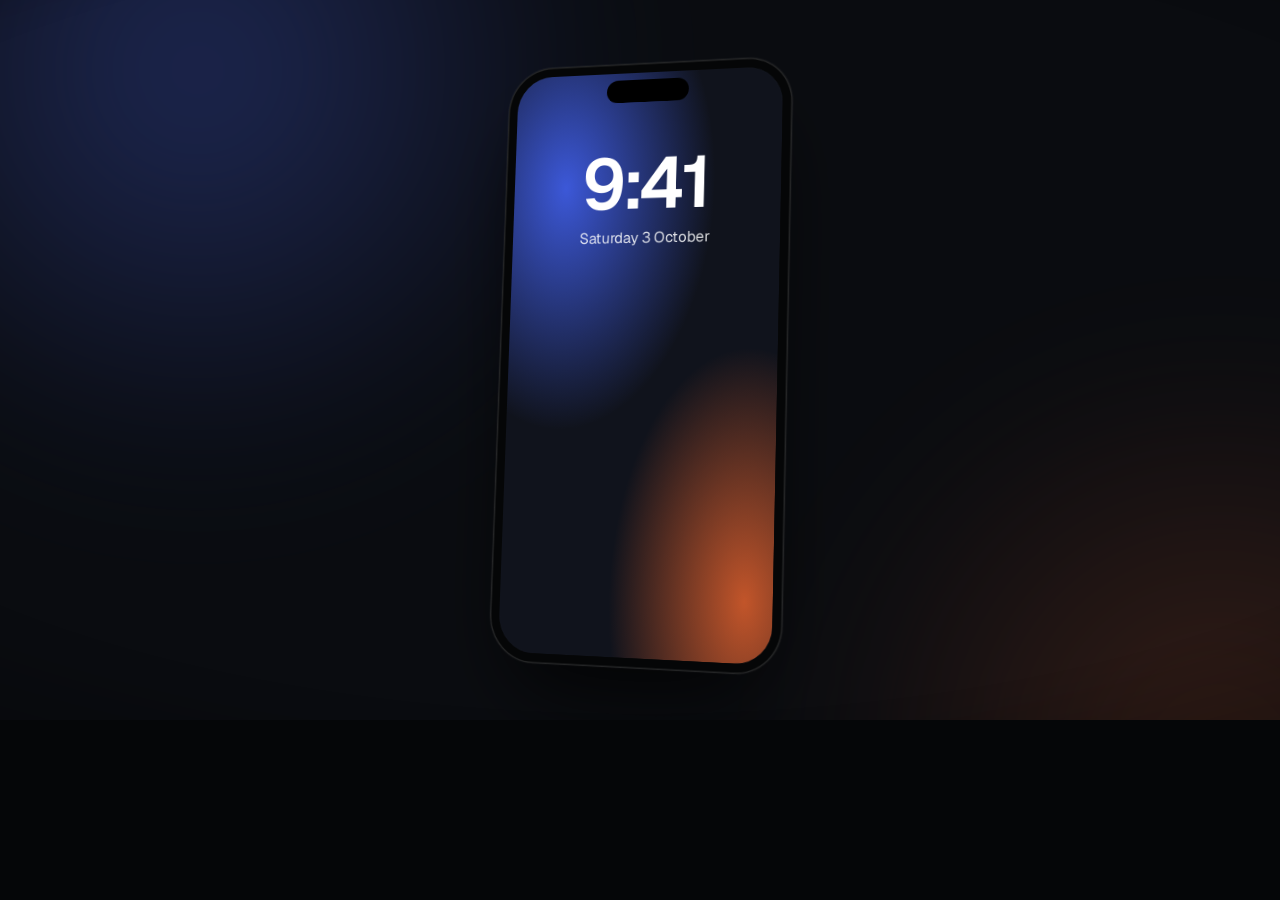
<file: site/film.html>
<!doctype html>
<html lang="en" data-theme="dark">
<head>
  <meta charset="utf-8">
  <meta name="viewport" content="width=1280">
  <title>Scam Triage film</title>
  <meta name="robots" content="noindex">
  <link rel="icon" href="assets/img/favicon.svg" type="image/svg+xml">
  <link rel="stylesheet" href="assets/vendor/phosphor/regular.css">
  <link rel="stylesheet" href="assets/vendor/phosphor/fill.css">
  <link rel="stylesheet" href="assets/css/style.css">
  <link rel="stylesheet" href="assets/css/film.css">
</head>
<body>
  <div class="film" data-stage>
    <div class="glow glow--a" data-glow-a></div>
    <div class="glow glow--b" data-glow-b></div>

    <div class="cam" data-cam>
      <!-- Phone -->
      <div class="persp" data-persp>
        <div class="fphone" data-phone>
          <div class="phone__notch"></div>
          <div class="fscreen" data-screen>
            <div class="lock" data-lock>
              <div class="lock__time">9:41</div>
              <div class="lock__date">Saturday 3 October</div>
              <div class="notif" data-notif>
                <div class="notif__app"><span class="notif__ic"><i class="ph-fill ph-chat-circle-text"></i></span>MESSAGES<span>now</span></div>
                <b>+55 11 98837-4410</b>
                <p data-notif-text></p>
              </div>
            </div>
            <div class="wa fchat" data-chat-a>
              <div class="wa__status"><span>9:41</span><span><i class="ph-fill ph-cell-signal-full"></i><i class="ph ph-wifi-high"></i><i class="ph-fill ph-battery-full"></i></span></div>
              <div class="wa__head"><i class="ph ph-caret-left"></i><span class="chat__avatar" style="background:var(--surface-2);color:var(--muted)"><i class="ph-fill ph-user"></i></span><div class="wa__who"><strong>+55 11 98837-4410</strong><small>online</small></div></div>
              <div class="wa__body fbody" data-body-a></div>
              <div class="wa__bar"><div class="wa__field"><span class="fph">Message</span></div><span class="wa__send"><i class="ph-fill ph-microphone"></i></span></div>
              <div class="fmenu" data-menu>
                <div><i class="ph ph-arrow-bend-up-left"></i>Reply</div>
                <div data-menu-fwd><i class="ph ph-share-fat"></i>Forward</div>
                <div><i class="ph ph-copy"></i>Copy</div>
              </div>
              <div class="fsheet" data-sheet>
                <div class="fsheet__grab"></div>
                <h4>Forward to...</h4>
                <div class="fcontact" data-bot-contact><span class="fav bot"><i class="ph-fill ph-shield-check"></i></span><div>Scam Triage<small>bot, checks messages</small></div><span class="ftick"><i class="ph ph-check"></i></span></div>
                <div class="fcontact"><span class="fav"><i class="ph-fill ph-users-three"></i></span><div>Family<small>group</small></div><span class="ftick"></span></div>
                <div class="fcontact"><span class="fav"><i class="ph-fill ph-user"></i></span><div>Ana<small>last seen today</small></div><span class="ftick"></span></div>
                <div class="fsend" data-send><i class="ph-fill ph-paper-plane-right"></i></div>
              </div>
            </div>
            <div class="wa fchat" data-chat-b>
              <div class="wa__status"><span>9:42</span><span><i class="ph-fill ph-cell-signal-full"></i><i class="ph ph-wifi-high"></i><i class="ph-fill ph-battery-full"></i></span></div>
              <div class="wa__head"><i class="ph ph-caret-left"></i><span class="chat__avatar"><i class="ph-fill ph-shield-check"></i></span><div class="wa__who"><strong>Scam Triage</strong><small data-status-b>online</small></div></div>
              <div class="wa__body fbody" data-body-b></div>
              <div class="wa__bar"><div class="wa__field"><span class="fph">Message</span></div><span class="wa__send"><i class="ph-fill ph-microphone"></i></span></div>
            </div>
            <div class="ftap" data-tap></div>
          </div>
        </div>
      </div>

      <!-- Kinetic type -->
      <div class="kin" data-kin>
        <div class="kin__line" data-kl><span class="hot">New number.</span></div>
        <div class="kin__line" data-kl><span class="hot">Urgent.</span></div>
        <div class="kin__line" data-kl><span class="hot">Can't talk.</span></div>
        <div class="kin__line" data-kl>Send <span class="hot">R$800</span> by Pix.</div>
        <div class="kin__final" data-kfinal>Sound familiar?</div>
      </div>

      <!-- Analysis -->
      <div class="ana story lvl-high" data-ana>
        <div class="ana__label" data-ana-label><i class="ph ph-cpu"></i>Inside the model, on your device</div>
        <div class="story__msg ana__msg" data-ana-msg></div>
        <div class="ana__side">
          <ol class="story__slots" data-ana-slots></ol>
          <div class="ana__meter">
            <div class="gauge" data-ana-gauge></div>
            <div class="ana__verdict" data-ana-verdict></div>
          </div>
        </div>
      </div>

      <!-- Montage -->
      <div class="mont" data-mont></div>

      <!-- Everywhere -->
      <div class="every" data-every>
        <figure class="every__web" data-ev-web><img src="assets/video/shot-toolbox.jpg" alt=""><figcaption><i class="ph ph-globe"></i>On the web</figcaption></figure>
        <figure class="every__api" data-ev-api>
          <div class="every__term"><div class="every__bar"><span class="dots"><i></i><i></i><i></i></span>api</div><pre data-ev-code></pre></div>
          <figcaption><i class="ph ph-code"></i>Through an API</figcaption>
        </figure>
        <figure class="every__bank" data-ev-bank><img src="assets/video/shot-bank.jpg" alt=""><figcaption><i class="ph ph-bank"></i>Inside banking apps</figcaption></figure>
        <figure class="every__chat" data-ev-chat><img src="assets/video/shot-chat.jpg" alt=""><figcaption><i class="ph ph-whatsapp-logo"></i>On WhatsApp</figcaption></figure>
      </div>

      <!-- Stats -->
      <div class="fstats" data-fstats>
        <div class="fstat" data-fs1><span class="fstat__num" data-fs1-num>0</span><span class="fstat__of">/ 30</span><span class="fstat__label">scams caught</span></div>
        <div class="fstat" data-fs2><span class="fstat__num" data-fs2-num>0</span><span class="fstat__of">/ 30</span><span class="fstat__label">false alarms on real messages</span></div>
        <p class="fstat__note" data-fs-note>Blind test of 60 hand-written messages it had never seen, high-risk level.</p>
        <p class="fstat__ms" data-fs-ms></p>
      </div>
    </div>

    <div class="endc" data-end>
      <span class="big-mark" data-end-mark><i class="ph-fill ph-shield-check"></i></span>
      <h1 data-end-h><span>Forward.</span> <span>Check.</span> <span>Then pay.</span></h1>
      <span class="endc__url" data-end-url>scam-message-triage.vercel.app</span>
      <p data-end-foot>Free and open source · github.com/ag2502/scam-message-triage</p>
    </div>

    <div class="subs" data-subs></div>
    <div class="vignette"></div>
  </div>
  <script type="module" src="assets/js/film.js"></script>
</body>
</html>
</file>
<file: site/assets/vendor/phosphor/regular.css>
@font-face {
  font-family: "Phosphor";
  src: url("./Phosphor.woff2") format("woff2");
  font-weight: normal;
  font-style: normal;
  font-display: block;
}

.ph {
  /* use !important to prevent issues with browser extensions that change fonts */
  font-family: "Phosphor" !important;
  speak: never;
  font-style: normal;
  font-weight: normal;
  font-variant: normal;
  text-transform: none;
  line-height: 1;

  /* Enable Ligatures ================ */
  letter-spacing: 0;
  -webkit-font-feature-settings: "liga";
  -moz-font-feature-settings: "liga=1";
  -moz-font-feature-settings: "liga";
  -ms-font-feature-settings: "liga" 1;
  font-feature-settings: "liga";
  -webkit-font-variant-ligatures: discretionary-ligatures;
  font-variant-ligatures: discretionary-ligatures;

  /* Better Font Rendering =========== */
  -webkit-font-smoothing: antialiased;
  -moz-osx-font-smoothing: grayscale;
}

.ph.ph-acorn:before {
  content: "\eb9a";
}
.ph.ph-address-book:before {
  content: "\e6f8";
}
.ph.ph-address-book-tabs:before {
  content: "\ee4e";
}
.ph.ph-air-traffic-control:before {
  content: "\ecd8";
}
.ph.ph-airplane:before {
  content: "\e002";
}
.ph.ph-airplane-in-flight:before {
  content: "\e4fe";
}
.ph.ph-airplane-landing:before {
  content: "\e502";
}
.ph.ph-airplane-takeoff:before {
  content: "\e504";
}
.ph.ph-airplane-taxiing:before {
  content: "\e500";
}
.ph.ph-airplane-tilt:before {
  content: "\e5d6";
}
.ph.ph-airplay:before {
  content: "\e004";
}
.ph.ph-alarm:before {
  content: "\e006";
}
.ph.ph-alien:before {
  content: "\e8a6";
}
.ph.ph-align-bottom:before {
  content: "\e506";
}
.ph.ph-align-bottom-simple:before {
  content: "\eb0c";
}
.ph.ph-align-center-horizontal:before {
  content: "\e50a";
}
.ph.ph-align-center-horizontal-simple:before {
  content: "\eb0e";
}
.ph.ph-align-center-vertical:before {
  content: "\e50c";
}
.ph.ph-align-center-vertical-simple:before {
  content: "\eb10";
}
.ph.ph-align-left:before {
  content: "\e50e";
}
.ph.ph-align-left-simple:before {
  content: "\eaee";
}
.ph.ph-align-right:before {
  content: "\e510";
}
.ph.ph-align-right-simple:before {
  content: "\eb12";
}
.ph.ph-align-top:before {
  content: "\e512";
}
.ph.ph-align-top-simple:before {
  content: "\eb14";
}
.ph.ph-amazon-logo:before {
  content: "\e96c";
}
.ph.ph-ambulance:before {
  content: "\e572";
}
.ph.ph-anchor:before {
  content: "\e514";
}
.ph.ph-anchor-simple:before {
  content: "\e5d8";
}
.ph.ph-android-logo:before {
  content: "\e008";
}
.ph.ph-angle:before {
  content: "\e7bc";
}
.ph.ph-angular-logo:before {
  content: "\eb80";
}
.ph.ph-aperture:before {
  content: "\e00a";
}
.ph.ph-app-store-logo:before {
  content: "\e974";
}
.ph.ph-app-window:before {
  content: "\e5da";
}
.ph.ph-apple-logo:before {
  content: "\e516";
}
.ph.ph-apple-podcasts-logo:before {
  content: "\eb96";
}
.ph.ph-approximate-equals:before {
  content: "\edaa";
}
.ph.ph-archive:before {
  content: "\e00c";
}
.ph.ph-armchair:before {
  content: "\e012";
}
.ph.ph-arrow-arc-left:before {
  content: "\e014";
}
.ph.ph-arrow-arc-right:before {
  content: "\e016";
}
.ph.ph-arrow-bend-double-up-left:before {
  content: "\e03a";
}
.ph.ph-arrow-bend-double-up-right:before {
  content: "\e03c";
}
.ph.ph-arrow-bend-down-left:before {
  content: "\e018";
}
.ph.ph-arrow-bend-down-right:before {
  content: "\e01a";
}
.ph.ph-arrow-bend-left-down:before {
  content: "\e01c";
}
.ph.ph-arrow-bend-left-up:before {
  content: "\e01e";
}
.ph.ph-arrow-bend-right-down:before {
  content: "\e020";
}
.ph.ph-arrow-bend-right-up:before {
  content: "\e022";
}
.ph.ph-arrow-bend-up-left:before {
  content: "\e024";
}
.ph.ph-arrow-bend-up-right:before {
  content: "\e026";
}
.ph.ph-arrow-circle-down:before {
  content: "\e028";
}
.ph.ph-arrow-circle-down-left:before {
  content: "\e02a";
}
.ph.ph-arrow-circle-down-right:before {
  content: "\e02c";
}
.ph.ph-arrow-circle-left:before {
  content: "\e05a";
}
.ph.ph-arrow-circle-right:before {
  content: "\e02e";
}
.ph.ph-arrow-circle-up:before {
  content: "\e030";
}
.ph.ph-arrow-circle-up-left:before {
  content: "\e032";
}
.ph.ph-arrow-circle-up-right:before {
  content: "\e034";
}
.ph.ph-arrow-clockwise:before {
  content: "\e036";
}
.ph.ph-arrow-counter-clockwise:before {
  content: "\e038";
}
.ph.ph-arrow-down:before {
  content: "\e03e";
}
.ph.ph-arrow-down-left:before {
  content: "\e040";
}
.ph.ph-arrow-down-right:before {
  content: "\e042";
}
.ph.ph-arrow-elbow-down-left:before {
  content: "\e044";
}
.ph.ph-arrow-elbow-down-right:before {
  content: "\e046";
}
.ph.ph-arrow-elbow-left:before {
  content: "\e048";
}
.ph.ph-arrow-elbow-left-down:before {
  content: "\e04a";
}
.ph.ph-arrow-elbow-left-up:before {
  content: "\e04c";
}
.ph.ph-arrow-elbow-right:before {
  content: "\e04e";
}
.ph.ph-arrow-elbow-right-down:before {
  content: "\e050";
}
.ph.ph-arrow-elbow-right-up:before {
  content: "\e052";
}
.ph.ph-arrow-elbow-up-left:before {
  content: "\e054";
}
.ph.ph-arrow-elbow-up-right:before {
  content: "\e056";
}
.ph.ph-arrow-fat-down:before {
  content: "\e518";
}
.ph.ph-arrow-fat-left:before {
  content: "\e51a";
}
.ph.ph-arrow-fat-line-down:before {
  content: "\e51c";
}
.ph.ph-arrow-fat-line-left:before {
  content: "\e51e";
}
.ph.ph-arrow-fat-line-right:before {
  content: "\e520";
}
.ph.ph-arrow-fat-line-up:before {
  content: "\e522";
}
.ph.ph-arrow-fat-lines-down:before {
  content: "\e524";
}
.ph.ph-arrow-fat-lines-left:before {
  content: "\e526";
}
.ph.ph-arrow-fat-lines-right:before {
  content: "\e528";
}
.ph.ph-arrow-fat-lines-up:before {
  content: "\e52a";
}
.ph.ph-arrow-fat-right:before {
  content: "\e52c";
}
.ph.ph-arrow-fat-up:before {
  content: "\e52e";
}
.ph.ph-arrow-left:before {
  content: "\e058";
}
.ph.ph-arrow-line-down:before {
  content: "\e05c";
}
.ph.ph-arrow-line-down-left:before {
  content: "\e05e";
}
.ph.ph-arrow-line-down-right:before {
  content: "\e060";
}
.ph.ph-arrow-line-left:before {
  content: "\e062";
}
.ph.ph-arrow-line-right:before {
  content: "\e064";
}
.ph.ph-arrow-line-up:before {
  content: "\e066";
}
.ph.ph-arrow-line-up-left:before {
  content: "\e068";
}
.ph.ph-arrow-line-up-right:before {
  content: "\e06a";
}
.ph.ph-arrow-right:before {
  content: "\e06c";
}
.ph.ph-arrow-square-down:before {
  content: "\e06e";
}
.ph.ph-arrow-square-down-left:before {
  content: "\e070";
}
.ph.ph-arrow-square-down-right:before {
  content: "\e072";
}
.ph.ph-arrow-square-in:before {
  content: "\e5dc";
}
.ph.ph-arrow-square-left:before {
  content: "\e074";
}
.ph.ph-arrow-square-out:before {
  content: "\e5de";
}
.ph.ph-arrow-square-right:before {
  content: "\e076";
}
.ph.ph-arrow-square-up:before {
  content: "\e078";
}
.ph.ph-arrow-square-up-left:before {
  content: "\e07a";
}
.ph.ph-arrow-square-up-right:before {
  content: "\e07c";
}
.ph.ph-arrow-u-down-left:before {
  content: "\e07e";
}
.ph.ph-arrow-u-down-right:before {
  content: "\e080";
}
.ph.ph-arrow-u-left-down:before {
  content: "\e082";
}
.ph.ph-arrow-u-left-up:before {
  content: "\e084";
}
.ph.ph-arrow-u-right-down:before {
  content: "\e086";
}
.ph.ph-arrow-u-right-up:before {
  content: "\e088";
}
.ph.ph-arrow-u-up-left:before {
  content: "\e08a";
}
.ph.ph-arrow-u-up-right:before {
  content: "\e08c";
}
.ph.ph-arrow-up:before {
  content: "\e08e";
}
.ph.ph-arrow-up-left:before {
  content: "\e090";
}
.ph.ph-arrow-up-right:before {
  content: "\e092";
}
.ph.ph-arrows-clockwise:before {
  content: "\e094";
}
.ph.ph-arrows-counter-clockwise:before {
  content: "\e096";
}
.ph.ph-arrows-down-up:before {
  content: "\e098";
}
.ph.ph-arrows-horizontal:before {
  content: "\eb06";
}
.ph.ph-arrows-in:before {
  content: "\e09a";
}
.ph.ph-arrows-in-cardinal:before {
  content: "\e09c";
}
.ph.ph-arrows-in-line-horizontal:before {
  content: "\e530";
}
.ph.ph-arrows-in-line-vertical:before {
  content: "\e532";
}
.ph.ph-arrows-in-simple:before {
  content: "\e09e";
}
.ph.ph-arrows-left-right:before {
  content: "\e0a0";
}
.ph.ph-arrows-merge:before {
  content: "\ed3e";
}
.ph.ph-arrows-out:before {
  content: "\e0a2";
}
.ph.ph-arrows-out-cardinal:before {
  content: "\e0a4";
}
.ph.ph-arrows-out-line-horizontal:before {
  content: "\e534";
}
.ph.ph-arrows-out-line-vertical:before {
  content: "\e536";
}
.ph.ph-arrows-out-simple:before {
  content: "\e0a6";
}
.ph.ph-arrows-split:before {
  content: "\ed3c";
}
.ph.ph-arrows-vertical:before {
  content: "\eb04";
}
.ph.ph-article:before {
  content: "\e0a8";
}
.ph.ph-article-medium:before {
  content: "\e5e0";
}
.ph.ph-article-ny-times:before {
  content: "\e5e2";
}
.ph.ph-asclepius:before {
  content: "\ee34";
}
.ph.ph-caduceus:before {
  content: "\ee34";
}
.ph.ph-asterisk:before {
  content: "\e0aa";
}
.ph.ph-asterisk-simple:before {
  content: "\e832";
}
.ph.ph-at:before {
  content: "\e0ac";
}
.ph.ph-atom:before {
  content: "\e5e4";
}
.ph.ph-avocado:before {
  content: "\ee04";
}
.ph.ph-axe:before {
  content: "\e9fc";
}
.ph.ph-baby:before {
  content: "\e774";
}
.ph.ph-baby-carriage:before {
  content: "\e818";
}
.ph.ph-backpack:before {
  content: "\e922";
}
.ph.ph-backspace:before {
  content: "\e0ae";
}
.ph.ph-bag:before {
  content: "\e0b0";
}
.ph.ph-bag-simple:before {
  content: "\e5e6";
}
.ph.ph-balloon:before {
  content: "\e76c";
}
.ph.ph-bandaids:before {
  content: "\e0b2";
}
.ph.ph-bank:before {
  content: "\e0b4";
}
.ph.ph-barbell:before {
  content: "\e0b6";
}
.ph.ph-barcode:before {
  content: "\e0b8";
}
.ph.ph-barn:before {
  content: "\ec72";
}
.ph.ph-barricade:before {
  content: "\e948";
}
.ph.ph-baseball:before {
  content: "\e71a";
}
.ph.ph-baseball-cap:before {
  content: "\ea28";
}
.ph.ph-baseball-helmet:before {
  content: "\ee4a";
}
.ph.ph-basket:before {
  content: "\e964";
}
.ph.ph-basketball:before {
  content: "\e724";
}
.ph.ph-bathtub:before {
  content: "\e81e";
}
.ph.ph-battery-charging:before {
  content: "\e0ba";
}
.ph.ph-battery-charging-vertical:before {
  content: "\e0bc";
}
.ph.ph-battery-empty:before {
  content: "\e0be";
}
.ph.ph-battery-full:before {
  content: "\e0c0";
}
.ph.ph-battery-high:before {
  content: "\e0c2";
}
.ph.ph-battery-low:before {
  content: "\e0c4";
}
.ph.ph-battery-medium:before {
  content: "\e0c6";
}
.ph.ph-battery-plus:before {
  content: "\e808";
}
.ph.ph-battery-plus-vertical:before {
  content: "\ec50";
}
.ph.ph-battery-vertical-empty:before {
  content: "\e7c6";
}
.ph.ph-battery-vertical-full:before {
  content: "\e7c4";
}
.ph.ph-battery-vertical-high:before {
  content: "\e7c2";
}
.ph.ph-battery-vertical-low:before {
  content: "\e7be";
}
.ph.ph-battery-vertical-medium:before {
  content: "\e7c0";
}
.ph.ph-battery-warning:before {
  content: "\e0c8";
}
.ph.ph-battery-warning-vertical:before {
  content: "\e0ca";
}
.ph.ph-beach-ball:before {
  content: "\ed24";
}
.ph.ph-beanie:before {
  content: "\ea2a";
}
.ph.ph-bed:before {
  content: "\e0cc";
}
.ph.ph-beer-bottle:before {
  content: "\e7b0";
}
.ph.ph-beer-stein:before {
  content: "\eb62";
}
.ph.ph-behance-logo:before {
  content: "\e7f4";
}
.ph.ph-bell:before {
  content: "\e0ce";
}
.ph.ph-bell-ringing:before {
  content: "\e5e8";
}
.ph.ph-bell-simple:before {
  content: "\e0d0";
}
.ph.ph-bell-simple-ringing:before {
  content: "\e5ea";
}
.ph.ph-bell-simple-slash:before {
  content: "\e0d2";
}
.ph.ph-bell-simple-z:before {
  content: "\e5ec";
}
.ph.ph-bell-slash:before {
  content: "\e0d4";
}
.ph.ph-bell-z:before {
  content: "\e5ee";
}
.ph.ph-belt:before {
  content: "\ea2c";
}
.ph.ph-bezier-curve:before {
  content: "\eb00";
}
.ph.ph-bicycle:before {
  content: "\e0d6";
}
.ph.ph-binary:before {
  content: "\ee60";
}
.ph.ph-binoculars:before {
  content: "\ea64";
}
.ph.ph-biohazard:before {
  content: "\e9e0";
}
.ph.ph-bird:before {
  content: "\e72c";
}
.ph.ph-blueprint:before {
  content: "\eda0";
}
.ph.ph-bluetooth:before {
  content: "\e0da";
}
.ph.ph-bluetooth-connected:before {
  content: "\e0dc";
}
.ph.ph-bluetooth-slash:before {
  content: "\e0de";
}
.ph.ph-bluetooth-x:before {
  content: "\e0e0";
}
.ph.ph-boat:before {
  content: "\e786";
}
.ph.ph-bomb:before {
  content: "\ee0a";
}
.ph.ph-bone:before {
  content: "\e7f2";
}
.ph.ph-book:before {
  content: "\e0e2";
}
.ph.ph-book-bookmark:before {
  content: "\e0e4";
}
.ph.ph-book-open:before {
  content: "\e0e6";
}
.ph.ph-book-open-text:before {
  content: "\e8f2";
}
.ph.ph-book-open-user:before {
  content: "\ede0";
}
.ph.ph-bookmark:before {
  content: "\e0e8";
}
.ph.ph-bookmark-simple:before {
  content: "\e0ea";
}
.ph.ph-bookmarks:before {
  content: "\e0ec";
}
.ph.ph-bookmarks-simple:before {
  content: "\e5f0";
}
.ph.ph-books:before {
  content: "\e758";
}
.ph.ph-boot:before {
  content: "\ecca";
}
.ph.ph-boules:before {
  content: "\e722";
}
.ph.ph-bounding-box:before {
  content: "\e6ce";
}
.ph.ph-bowl-food:before {
  content: "\eaa4";
}
.ph.ph-bowl-steam:before {
  content: "\e8e4";
}
.ph.ph-bowling-ball:before {
  content: "\ea34";
}
.ph.ph-box-arrow-down:before {
  content: "\e00e";
}
.ph.ph-archive-box:before {
  content: "\e00e";
}
.ph.ph-box-arrow-up:before {
  content: "\ee54";
}
.ph.ph-boxing-glove:before {
  content: "\ea36";
}
.ph.ph-brackets-angle:before {
  content: "\e862";
}
.ph.ph-brackets-curly:before {
  content: "\e860";
}
.ph.ph-brackets-round:before {
  content: "\e864";
}
.ph.ph-brackets-square:before {
  content: "\e85e";
}
.ph.ph-brain:before {
  content: "\e74e";
}
.ph.ph-brandy:before {
  content: "\e6b4";
}
.ph.ph-bread:before {
  content: "\e81c";
}
.ph.ph-bridge:before {
  content: "\ea68";
}
.ph.ph-briefcase:before {
  content: "\e0ee";
}
.ph.ph-briefcase-metal:before {
  content: "\e5f2";
}
.ph.ph-broadcast:before {
  content: "\e0f2";
}
.ph.ph-broom:before {
  content: "\ec54";
}
.ph.ph-browser:before {
  content: "\e0f4";
}
.ph.ph-browsers:before {
  content: "\e0f6";
}
.ph.ph-bug:before {
  content: "\e5f4";
}
.ph.ph-bug-beetle:before {
  content: "\e5f6";
}
.ph.ph-bug-droid:before {
  content: "\e5f8";
}
.ph.ph-building:before {
  content: "\e100";
}
.ph.ph-building-apartment:before {
  content: "\e0fe";
}
.ph.ph-building-office:before {
  content: "\e0ff";
}
.ph.ph-buildings:before {
  content: "\e102";
}
.ph.ph-bulldozer:before {
  content: "\ec6c";
}
.ph.ph-bus:before {
  content: "\e106";
}
.ph.ph-butterfly:before {
  content: "\ea6e";
}
.ph.ph-cable-car:before {
  content: "\e49c";
}
.ph.ph-cactus:before {
  content: "\e918";
}
.ph.ph-cake:before {
  content: "\e780";
}
.ph.ph-calculator:before {
  content: "\e538";
}
.ph.ph-calendar:before {
  content: "\e108";
}
.ph.ph-calendar-blank:before {
  content: "\e10a";
}
.ph.ph-calendar-check:before {
  content: "\e712";
}
.ph.ph-calendar-dot:before {
  content: "\e7b2";
}
.ph.ph-calendar-dots:before {
  content: "\e7b4";
}
.ph.ph-calendar-heart:before {
  content: "\e8b0";
}
.ph.ph-calendar-minus:before {
  content: "\ea14";
}
.ph.ph-calendar-plus:before {
  content: "\e714";
}
.ph.ph-calendar-slash:before {
  content: "\ea12";
}
.ph.ph-calendar-star:before {
  content: "\e8b2";
}
.ph.ph-calendar-x:before {
  content: "\e10c";
}
.ph.ph-call-bell:before {
  content: "\e7de";
}
.ph.ph-camera:before {
  content: "\e10e";
}
.ph.ph-camera-plus:before {
  content: "\ec58";
}
.ph.ph-camera-rotate:before {
  content: "\e7a4";
}
.ph.ph-camera-slash:before {
  content: "\e110";
}
.ph.ph-campfire:before {
  content: "\e9d8";
}
.ph.ph-car:before {
  content: "\e112";
}
.ph.ph-car-battery:before {
  content: "\ee30";
}
.ph.ph-car-profile:before {
  content: "\e8cc";
}
.ph.ph-car-simple:before {
  content: "\e114";
}
.ph.ph-cardholder:before {
  content: "\e5fa";
}
.ph.ph-cards:before {
  content: "\e0f8";
}
.ph.ph-cards-three:before {
  content: "\ee50";
}
.ph.ph-caret-circle-double-down:before {
  content: "\e116";
}
.ph.ph-caret-circle-double-left:before {
  content: "\e118";
}
.ph.ph-caret-circle-double-right:before {
  content: "\e11a";
}
.ph.ph-caret-circle-double-up:before {
  content: "\e11c";
}
.ph.ph-caret-circle-down:before {
  content: "\e11e";
}
.ph.ph-caret-circle-left:before {
  content: "\e120";
}
.ph.ph-caret-circle-right:before {
  content: "\e122";
}
.ph.ph-caret-circle-up:before {
  content: "\e124";
}
.ph.ph-caret-circle-up-down:before {
  content: "\e13e";
}
.ph.ph-caret-double-down:before {
  content: "\e126";
}
.ph.ph-caret-double-left:before {
  content: "\e128";
}
.ph.ph-caret-double-right:before {
  content: "\e12a";
}
.ph.ph-caret-double-up:before {
  content: "\e12c";
}
.ph.ph-caret-down:before {
  content: "\e136";
}
.ph.ph-caret-left:before {
  content: "\e138";
}
.ph.ph-caret-line-down:before {
  content: "\e134";
}
.ph.ph-caret-line-left:before {
  content: "\e132";
}
.ph.ph-caret-line-right:before {
  content: "\e130";
}
.ph.ph-caret-line-up:before {
  content: "\e12e";
}
.ph.ph-caret-right:before {
  content: "\e13a";
}
.ph.ph-caret-up:before {
  content: "\e13c";
}
.ph.ph-caret-up-down:before {
  content: "\e140";
}
.ph.ph-carrot:before {
  content: "\ed38";
}
.ph.ph-cash-register:before {
  content: "\ed80";
}
.ph.ph-cassette-tape:before {
  content: "\ed2e";
}
.ph.ph-castle-turret:before {
  content: "\e9d0";
}
.ph.ph-cat:before {
  content: "\e748";
}
.ph.ph-cell-signal-full:before {
  content: "\e142";
}
.ph.ph-cell-signal-high:before {
  content: "\e144";
}
.ph.ph-cell-signal-low:before {
  content: "\e146";
}
.ph.ph-cell-signal-medium:before {
  content: "\e148";
}
.ph.ph-cell-signal-none:before {
  content: "\e14a";
}
.ph.ph-cell-signal-slash:before {
  content: "\e14c";
}
.ph.ph-cell-signal-x:before {
  content: "\e14e";
}
.ph.ph-cell-tower:before {
  content: "\ebaa";
}
.ph.ph-certificate:before {
  content: "\e766";
}
.ph.ph-chair:before {
  content: "\e950";
}
.ph.ph-chalkboard:before {
  content: "\e5fc";
}
.ph.ph-chalkboard-simple:before {
  content: "\e5fe";
}
.ph.ph-chalkboard-teacher:before {
  content: "\e600";
}
.ph.ph-champagne:before {
  content: "\eaca";
}
.ph.ph-charging-station:before {
  content: "\e8d0";
}
.ph.ph-chart-bar:before {
  content: "\e150";
}
.ph.ph-chart-bar-horizontal:before {
  content: "\e152";
}
.ph.ph-chart-donut:before {
  content: "\eaa6";
}
.ph.ph-chart-line:before {
  content: "\e154";
}
.ph.ph-chart-line-down:before {
  content: "\e8b6";
}
.ph.ph-chart-line-up:before {
  content: "\e156";
}
.ph.ph-chart-pie:before {
  content: "\e158";
}
.ph.ph-chart-pie-slice:before {
  content: "\e15a";
}
.ph.ph-chart-polar:before {
  content: "\eaa8";
}
.ph.ph-chart-scatter:before {
  content: "\eaac";
}
.ph.ph-chat:before {
  content: "\e15c";
}
.ph.ph-chat-centered:before {
  content: "\e160";
}
.ph.ph-chat-centered-dots:before {
  content: "\e164";
}
.ph.ph-chat-centered-slash:before {
  content: "\e162";
}
.ph.ph-chat-centered-text:before {
  content: "\e166";
}
.ph.ph-chat-circle:before {
  content: "\e168";
}
.ph.ph-chat-circle-dots:before {
  content: "\e16c";
}
.ph.ph-chat-circle-slash:before {
  content: "\e16a";
}
.ph.ph-chat-circle-text:before {
  content: "\e16e";
}
.ph.ph-chat-dots:before {
  content: "\e170";
}
.ph.ph-chat-slash:before {
  content: "\e15e";
}
.ph.ph-chat-teardrop:before {
  content: "\e172";
}
.ph.ph-chat-teardrop-dots:before {
  content: "\e176";
}
.ph.ph-chat-teardrop-slash:before {
  content: "\e174";
}
.ph.ph-chat-teardrop-text:before {
  content: "\e178";
}
.ph.ph-chat-text:before {
  content: "\e17a";
}
.ph.ph-chats:before {
  content: "\e17c";
}
.ph.ph-chats-circle:before {
  content: "\e17e";
}
.ph.ph-chats-teardrop:before {
  content: "\e180";
}
.ph.ph-check:before {
  content: "\e182";
}
.ph.ph-check-circle:before {
  content: "\e184";
}
.ph.ph-check-fat:before {
  content: "\eba6";
}
.ph.ph-check-square:before {
  content: "\e186";
}
.ph.ph-check-square-offset:before {
  content: "\e188";
}
.ph.ph-checkerboard:before {
  content: "\e8c4";
}
.ph.ph-checks:before {
  content: "\e53a";
}
.ph.ph-cheers:before {
  content: "\ea4a";
}
.ph.ph-cheese:before {
  content: "\e9fe";
}
.ph.ph-chef-hat:before {
  content: "\ed8e";
}
.ph.ph-cherries:before {
  content: "\e830";
}
.ph.ph-church:before {
  content: "\ecea";
}
.ph.ph-cigarette:before {
  content: "\ed90";
}
.ph.ph-cigarette-slash:before {
  content: "\ed92";
}
.ph.ph-circle:before {
  content: "\e18a";
}
.ph.ph-circle-dashed:before {
  content: "\e602";
}
.ph.ph-circle-half:before {
  content: "\e18c";
}
.ph.ph-circle-half-tilt:before {
  content: "\e18e";
}
.ph.ph-circle-notch:before {
  content: "\eb44";
}
.ph.ph-circles-four:before {
  content: "\e190";
}
.ph.ph-circles-three:before {
  content: "\e192";
}
.ph.ph-circles-three-plus:before {
  content: "\e194";
}
.ph.ph-circuitry:before {
  content: "\e9c2";
}
.ph.ph-city:before {
  content: "\ea6a";
}
.ph.ph-clipboard:before {
  content: "\e196";
}
.ph.ph-clipboard-text:before {
  content: "\e198";
}
.ph.ph-clock:before {
  content: "\e19a";
}
.ph.ph-clock-afternoon:before {
  content: "\e19c";
}
.ph.ph-clock-clockwise:before {
  content: "\e19e";
}
.ph.ph-clock-countdown:before {
  content: "\ed2c";
}
.ph.ph-clock-counter-clockwise:before {
  content: "\e1a0";
}
.ph.ph-clock-user:before {
  content: "\edec";
}
.ph.ph-closed-captioning:before {
  content: "\e1a4";
}
.ph.ph-cloud:before {
  content: "\e1aa";
}
.ph.ph-cloud-arrow-down:before {
  content: "\e1ac";
}
.ph.ph-cloud-arrow-up:before {
  content: "\e1ae";
}
.ph.ph-cloud-check:before {
  content: "\e1b0";
}
.ph.ph-cloud-fog:before {
  content: "\e53c";
}
.ph.ph-cloud-lightning:before {
  content: "\e1b2";
}
.ph.ph-cloud-moon:before {
  content: "\e53e";
}
.ph.ph-cloud-rain:before {
  content: "\e1b4";
}
.ph.ph-cloud-slash:before {
  content: "\e1b6";
}
.ph.ph-cloud-snow:before {
  content: "\e1b8";
}
.ph.ph-cloud-sun:before {
  content: "\e540";
}
.ph.ph-cloud-warning:before {
  content: "\ea98";
}
.ph.ph-cloud-x:before {
  content: "\ea96";
}
.ph.ph-clover:before {
  content: "\edc8";
}
.ph.ph-club:before {
  content: "\e1ba";
}
.ph.ph-coat-hanger:before {
  content: "\e7fe";
}
.ph.ph-coda-logo:before {
  content: "\e7ce";
}
.ph.ph-code:before {
  content: "\e1bc";
}
.ph.ph-code-block:before {
  content: "\eafe";
}
.ph.ph-code-simple:before {
  content: "\e1be";
}
.ph.ph-codepen-logo:before {
  content: "\e978";
}
.ph.ph-codesandbox-logo:before {
  content: "\ea06";
}
.ph.ph-coffee:before {
  content: "\e1c2";
}
.ph.ph-coffee-bean:before {
  content: "\e1c0";
}
.ph.ph-coin:before {
  content: "\e60e";
}
.ph.ph-coin-vertical:before {
  content: "\eb48";
}
.ph.ph-coins:before {
  content: "\e78e";
}
.ph.ph-columns:before {
  content: "\e546";
}
.ph.ph-columns-plus-left:before {
  content: "\e544";
}
.ph.ph-columns-plus-right:before {
  content: "\e542";
}
.ph.ph-command:before {
  content: "\e1c4";
}
.ph.ph-compass:before {
  content: "\e1c8";
}
.ph.ph-compass-rose:before {
  content: "\e1c6";
}
.ph.ph-compass-tool:before {
  content: "\ea0e";
}
.ph.ph-computer-tower:before {
  content: "\e548";
}
.ph.ph-confetti:before {
  content: "\e81a";
}
.ph.ph-contactless-payment:before {
  content: "\ed42";
}
.ph.ph-control:before {
  content: "\eca6";
}
.ph.ph-cookie:before {
  content: "\e6ca";
}
.ph.ph-cooking-pot:before {
  content: "\e764";
}
.ph.ph-copy:before {
  content: "\e1ca";
}
.ph.ph-copy-simple:before {
  content: "\e1cc";
}
.ph.ph-copyleft:before {
  content: "\e86a";
}
.ph.ph-copyright:before {
  content: "\e54a";
}
.ph.ph-corners-in:before {
  content: "\e1ce";
}
.ph.ph-corners-out:before {
  content: "\e1d0";
}
.ph.ph-couch:before {
  content: "\e7f6";
}
.ph.ph-court-basketball:before {
  content: "\ee36";
}
.ph.ph-cow:before {
  content: "\eabe";
}
.ph.ph-cowboy-hat:before {
  content: "\ed12";
}
.ph.ph-cpu:before {
  content: "\e610";
}
.ph.ph-crane:before {
  content: "\ed48";
}
.ph.ph-crane-tower:before {
  content: "\ed49";
}
.ph.ph-credit-card:before {
  content: "\e1d2";
}
.ph.ph-cricket:before {
  content: "\ee12";
}
.ph.ph-crop:before {
  content: "\e1d4";
}
.ph.ph-cross:before {
  content: "\e8a0";
}
.ph.ph-crosshair:before {
  content: "\e1d6";
}
.ph.ph-crosshair-simple:before {
  content: "\e1d8";
}
.ph.ph-crown:before {
  content: "\e614";
}
.ph.ph-crown-cross:before {
  content: "\ee5e";
}
.ph.ph-crown-simple:before {
  content: "\e616";
}
.ph.ph-cube:before {
  content: "\e1da";
}
.ph.ph-cube-focus:before {
  content: "\ed0a";
}
.ph.ph-cube-transparent:before {
  content: "\ec7c";
}
.ph.ph-currency-btc:before {
  content: "\e618";
}
.ph.ph-currency-circle-dollar:before {
  content: "\e54c";
}
.ph.ph-currency-cny:before {
  content: "\e54e";
}
.ph.ph-currency-dollar:before {
  content: "\e550";
}
.ph.ph-currency-dollar-simple:before {
  content: "\e552";
}
.ph.ph-currency-eth:before {
  content: "\eada";
}
.ph.ph-currency-eur:before {
  content: "\e554";
}
.ph.ph-currency-gbp:before {
  content: "\e556";
}
.ph.ph-currency-inr:before {
  content: "\e558";
}
.ph.ph-currency-jpy:before {
  content: "\e55a";
}
.ph.ph-currency-krw:before {
  content: "\e55c";
}
.ph.ph-currency-kzt:before {
  content: "\ec4c";
}
.ph.ph-currency-ngn:before {
  content: "\eb52";
}
.ph.ph-currency-rub:before {
  content: "\e55e";
}
.ph.ph-cursor:before {
  content: "\e1dc";
}
.ph.ph-cursor-click:before {
  content: "\e7c8";
}
.ph.ph-cursor-text:before {
  content: "\e7d8";
}
.ph.ph-cylinder:before {
  content: "\e8fc";
}
.ph.ph-database:before {
  content: "\e1de";
}
.ph.ph-desk:before {
  content: "\ed16";
}
.ph.ph-desktop:before {
  content: "\e560";
}
.ph.ph-desktop-tower:before {
  content: "\e562";
}
.ph.ph-detective:before {
  content: "\e83e";
}
.ph.ph-dev-to-logo:before {
  content: "\ed0e";
}
.ph.ph-device-mobile:before {
  content: "\e1e0";
}
.ph.ph-device-mobile-camera:before {
  content: "\e1e2";
}
.ph.ph-device-mobile-slash:before {
  content: "\ee46";
}
.ph.ph-device-mobile-speaker:before {
  content: "\e1e4";
}
.ph.ph-device-rotate:before {
  content: "\edf2";
}
.ph.ph-device-tablet:before {
  content: "\e1e6";
}
.ph.ph-device-tablet-camera:before {
  content: "\e1e8";
}
.ph.ph-device-tablet-speaker:before {
  content: "\e1ea";
}
.ph.ph-devices:before {
  content: "\eba4";
}
.ph.ph-diamond:before {
  content: "\e1ec";
}
.ph.ph-diamonds-four:before {
  content: "\e8f4";
}
.ph.ph-dice-five:before {
  content: "\e1ee";
}
.ph.ph-dice-four:before {
  content: "\e1f0";
}
.ph.ph-dice-one:before {
  content: "\e1f2";
}
.ph.ph-dice-six:before {
  content: "\e1f4";
}
.ph.ph-dice-three:before {
  content: "\e1f6";
}
.ph.ph-dice-two:before {
  content: "\e1f8";
}
.ph.ph-disc:before {
  content: "\e564";
}
.ph.ph-disco-ball:before {
  content: "\ed98";
}
.ph.ph-discord-logo:before {
  content: "\e61a";
}
.ph.ph-divide:before {
  content: "\e1fa";
}
.ph.ph-dna:before {
  content: "\e924";
}
.ph.ph-dog:before {
  content: "\e74a";
}
.ph.ph-door:before {
  content: "\e61c";
}
.ph.ph-door-open:before {
  content: "\e7e6";
}
.ph.ph-dot:before {
  content: "\ecde";
}
.ph.ph-dot-outline:before {
  content: "\ece0";
}
.ph.ph-dots-nine:before {
  content: "\e1fc";
}
.ph.ph-dots-six:before {
  content: "\e794";
}
.ph.ph-dots-six-vertical:before {
  content: "\eae2";
}
.ph.ph-dots-three:before {
  content: "\e1fe";
}
.ph.ph-dots-three-circle:before {
  content: "\e200";
}
.ph.ph-dots-three-circle-vertical:before {
  content: "\e202";
}
.ph.ph-dots-three-outline:before {
  content: "\e204";
}
.ph.ph-dots-three-outline-vertical:before {
  content: "\e206";
}
.ph.ph-dots-three-vertical:before {
  content: "\e208";
}
.ph.ph-download:before {
  content: "\e20a";
}
.ph.ph-download-simple:before {
  content: "\e20c";
}
.ph.ph-dress:before {
  content: "\ea7e";
}
.ph.ph-dresser:before {
  content: "\e94e";
}
.ph.ph-dribbble-logo:before {
  content: "\e20e";
}
.ph.ph-drone:before {
  content: "\ed74";
}
.ph.ph-drop:before {
  content: "\e210";
}
.ph.ph-drop-half:before {
  content: "\e566";
}
.ph.ph-drop-half-bottom:before {
  content: "\eb40";
}
.ph.ph-drop-simple:before {
  content: "\ee32";
}
.ph.ph-drop-slash:before {
  content: "\e954";
}
.ph.ph-dropbox-logo:before {
  content: "\e7d0";
}
.ph.ph-ear:before {
  content: "\e70c";
}
.ph.ph-ear-slash:before {
  content: "\e70e";
}
.ph.ph-egg:before {
  content: "\e812";
}
.ph.ph-egg-crack:before {
  content: "\eb64";
}
.ph.ph-eject:before {
  content: "\e212";
}
.ph.ph-eject-simple:before {
  content: "\e6ae";
}
.ph.ph-elevator:before {
  content: "\ecc0";
}
.ph.ph-empty:before {
  content: "\edbc";
}
.ph.ph-engine:before {
  content: "\ea80";
}
.ph.ph-envelope:before {
  content: "\e214";
}
.ph.ph-envelope-open:before {
  content: "\e216";
}
.ph.ph-envelope-simple:before {
  content: "\e218";
}
.ph.ph-envelope-simple-open:before {
  content: "\e21a";
}
.ph.ph-equalizer:before {
  content: "\ebbc";
}
.ph.ph-equals:before {
  content: "\e21c";
}
.ph.ph-eraser:before {
  content: "\e21e";
}
.ph.ph-escalator-down:before {
  content: "\ecba";
}
.ph.ph-escalator-up:before {
  content: "\ecbc";
}
.ph.ph-exam:before {
  content: "\e742";
}
.ph.ph-exclamation-mark:before {
  content: "\ee44";
}
.ph.ph-exclude:before {
  content: "\e882";
}
.ph.ph-exclude-square:before {
  content: "\e880";
}
.ph.ph-export:before {
  content: "\eaf0";
}
.ph.ph-eye:before {
  content: "\e220";
}
.ph.ph-eye-closed:before {
  content: "\e222";
}
.ph.ph-eye-slash:before {
  content: "\e224";
}
.ph.ph-eyedropper:before {
  content: "\e568";
}
.ph.ph-eyedropper-sample:before {
  content: "\eac4";
}
.ph.ph-eyeglasses:before {
  content: "\e7ba";
}
.ph.ph-eyes:before {
  content: "\ee5c";
}
.ph.ph-face-mask:before {
  content: "\e56a";
}
.ph.ph-facebook-logo:before {
  content: "\e226";
}
.ph.ph-factory:before {
  content: "\e760";
}
.ph.ph-faders:before {
  content: "\e228";
}
.ph.ph-faders-horizontal:before {
  content: "\e22a";
}
.ph.ph-fallout-shelter:before {
  content: "\e9de";
}
.ph.ph-fan:before {
  content: "\e9f2";
}
.ph.ph-farm:before {
  content: "\ec70";
}
.ph.ph-fast-forward:before {
  content: "\e6a6";
}
.ph.ph-fast-forward-circle:before {
  content: "\e22c";
}
.ph.ph-feather:before {
  content: "\e9c0";
}
.ph.ph-fediverse-logo:before {
  content: "\ed66";
}
.ph.ph-figma-logo:before {
  content: "\e22e";
}
.ph.ph-file:before {
  content: "\e230";
}
.ph.ph-file-archive:before {
  content: "\eb2a";
}
.ph.ph-file-arrow-down:before {
  content: "\e232";
}
.ph.ph-file-arrow-up:before {
  content: "\e61e";
}
.ph.ph-file-audio:before {
  content: "\ea20";
}
.ph.ph-file-c:before {
  content: "\eb32";
}
.ph.ph-file-c-sharp:before {
  content: "\eb30";
}
.ph.ph-file-cloud:before {
  content: "\e95e";
}
.ph.ph-file-code:before {
  content: "\e914";
}
.ph.ph-file-cpp:before {
  content: "\eb2e";
}
.ph.ph-file-css:before {
  content: "\eb34";
}
.ph.ph-file-csv:before {
  content: "\eb1c";
}
.ph.ph-file-dashed:before {
  content: "\e704";
}
.ph.ph-file-dotted:before {
  content: "\e704";
}
.ph.ph-file-doc:before {
  content: "\eb1e";
}
.ph.ph-file-html:before {
  content: "\eb38";
}
.ph.ph-file-image:before {
  content: "\ea24";
}
.ph.ph-file-ini:before {
  content: "\eb33";
}
.ph.ph-file-jpg:before {
  content: "\eb1a";
}
.ph.ph-file-js:before {
  content: "\eb24";
}
.ph.ph-file-jsx:before {
  content: "\eb3a";
}
.ph.ph-file-lock:before {
  content: "\e95c";
}
.ph.ph-file-magnifying-glass:before {
  content: "\e238";
}
.ph.ph-file-search:before {
  content: "\e238";
}
.ph.ph-file-md:before {
  content: "\ed50";
}
.ph.ph-file-minus:before {
  content: "\e234";
}
.ph.ph-file-pdf:before {
  content: "\e702";
}
.ph.ph-file-plus:before {
  content: "\e236";
}
.ph.ph-file-png:before {
  content: "\eb18";
}
.ph.ph-file-ppt:before {
  content: "\eb20";
}
.ph.ph-file-py:before {
  content: "\eb2c";
}
.ph.ph-file-rs:before {
  content: "\eb28";
}
.ph.ph-file-sql:before {
  content: "\ed4e";
}
.ph.ph-file-svg:before {
  content: "\ed08";
}
.ph.ph-file-text:before {
  content: "\e23a";
}
.ph.ph-file-ts:before {
  content: "\eb26";
}
.ph.ph-file-tsx:before {
  content: "\eb3c";
}
.ph.ph-file-txt:before {
  content: "\eb35";
}
.ph.ph-file-video:before {
  content: "\ea22";
}
.ph.ph-file-vue:before {
  content: "\eb3e";
}
.ph.ph-file-x:before {
  content: "\e23c";
}
.ph.ph-file-xls:before {
  content: "\eb22";
}
.ph.ph-file-zip:before {
  content: "\e958";
}
.ph.ph-files:before {
  content: "\e710";
}
.ph.ph-film-reel:before {
  content: "\e8c0";
}
.ph.ph-film-script:before {
  content: "\eb50";
}
.ph.ph-film-slate:before {
  content: "\e8c2";
}
.ph.ph-film-strip:before {
  content: "\e792";
}
.ph.ph-fingerprint:before {
  content: "\e23e";
}
.ph.ph-fingerprint-simple:before {
  content: "\e240";
}
.ph.ph-finn-the-human:before {
  content: "\e56c";
}
.ph.ph-fire:before {
  content: "\e242";
}
.ph.ph-fire-extinguisher:before {
  content: "\e9e8";
}
.ph.ph-fire-simple:before {
  content: "\e620";
}
.ph.ph-fire-truck:before {
  content: "\e574";
}
.ph.ph-first-aid:before {
  content: "\e56e";
}
.ph.ph-first-aid-kit:before {
  content: "\e570";
}
.ph.ph-fish:before {
  content: "\e728";
}
.ph.ph-fish-simple:before {
  content: "\e72a";
}
.ph.ph-flag:before {
  content: "\e244";
}
.ph.ph-flag-banner:before {
  content: "\e622";
}
.ph.ph-flag-banner-fold:before {
  content: "\ecf2";
}
.ph.ph-flag-checkered:before {
  content: "\ea38";
}
.ph.ph-flag-pennant:before {
  content: "\ecf0";
}
.ph.ph-flame:before {
  content: "\e624";
}
.ph.ph-flashlight:before {
  content: "\e246";
}
.ph.ph-flask:before {
  content: "\e79e";
}
.ph.ph-flip-horizontal:before {
  content: "\ed6a";
}
.ph.ph-flip-vertical:before {
  content: "\ed6c";
}
.ph.ph-floppy-disk:before {
  content: "\e248";
}
.ph.ph-floppy-disk-back:before {
  content: "\eaf4";
}
.ph.ph-flow-arrow:before {
  content: "\e6ec";
}
.ph.ph-flower:before {
  content: "\e75e";
}
.ph.ph-flower-lotus:before {
  content: "\e6cc";
}
.ph.ph-flower-tulip:before {
  content: "\eacc";
}
.ph.ph-flying-saucer:before {
  content: "\eb4a";
}
.ph.ph-folder:before {
  content: "\e24a";
}
.ph.ph-folder-notch:before {
  content: "\e24a";
}
.ph.ph-folder-dashed:before {
  content: "\e8f8";
}
.ph.ph-folder-dotted:before {
  content: "\e8f8";
}
.ph.ph-folder-lock:before {
  content: "\ea3c";
}
.ph.ph-folder-minus:before {
  content: "\e254";
}
.ph.ph-folder-notch-minus:before {
  content: "\e254";
}
.ph.ph-folder-open:before {
  content: "\e256";
}
.ph.ph-folder-notch-open:before {
  content: "\e256";
}
.ph.ph-folder-plus:before {
  content: "\e258";
}
.ph.ph-folder-notch-plus:before {
  content: "\e258";
}
.ph.ph-folder-simple:before {
  content: "\e25a";
}
.ph.ph-folder-simple-dashed:before {
  content: "\ec2a";
}
.ph.ph-folder-simple-dotted:before {
  content: "\ec2a";
}
.ph.ph-folder-simple-lock:before {
  content: "\eb5e";
}
.ph.ph-folder-simple-minus:before {
  content: "\e25c";
}
.ph.ph-folder-simple-plus:before {
  content: "\e25e";
}
.ph.ph-folder-simple-star:before {
  content: "\ec2e";
}
.ph.ph-folder-simple-user:before {
  content: "\eb60";
}
.ph.ph-folder-star:before {
  content: "\ea86";
}
.ph.ph-folder-user:before {
  content: "\eb46";
}
.ph.ph-folders:before {
  content: "\e260";
}
.ph.ph-football:before {
  content: "\e718";
}
.ph.ph-football-helmet:before {
  content: "\ee4c";
}
.ph.ph-footprints:before {
  content: "\ea88";
}
.ph.ph-fork-knife:before {
  content: "\e262";
}
.ph.ph-four-k:before {
  content: "\ea5c";
}
.ph.ph-frame-corners:before {
  content: "\e626";
}
.ph.ph-framer-logo:before {
  content: "\e264";
}
.ph.ph-function:before {
  content: "\ebe4";
}
.ph.ph-funnel:before {
  content: "\e266";
}
.ph.ph-funnel-simple:before {
  content: "\e268";
}
.ph.ph-funnel-simple-x:before {
  content: "\e26a";
}
.ph.ph-funnel-x:before {
  content: "\e26c";
}
.ph.ph-game-controller:before {
  content: "\e26e";
}
.ph.ph-garage:before {
  content: "\ecd6";
}
.ph.ph-gas-can:before {
  content: "\e8ce";
}
.ph.ph-gas-pump:before {
  content: "\e768";
}
.ph.ph-gauge:before {
  content: "\e628";
}
.ph.ph-gavel:before {
  content: "\ea32";
}
.ph.ph-gear:before {
  content: "\e270";
}
.ph.ph-gear-fine:before {
  content: "\e87c";
}
.ph.ph-gear-six:before {
  content: "\e272";
}
.ph.ph-gender-female:before {
  content: "\e6e0";
}
.ph.ph-gender-intersex:before {
  content: "\e6e6";
}
.ph.ph-gender-male:before {
  content: "\e6e2";
}
.ph.ph-gender-neuter:before {
  content: "\e6ea";
}
.ph.ph-gender-nonbinary:before {
  content: "\e6e4";
}
.ph.ph-gender-transgender:before {
  content: "\e6e8";
}
.ph.ph-ghost:before {
  content: "\e62a";
}
.ph.ph-gif:before {
  content: "\e274";
}
.ph.ph-gift:before {
  content: "\e276";
}
.ph.ph-git-branch:before {
  content: "\e278";
}
.ph.ph-git-commit:before {
  content: "\e27a";
}
.ph.ph-git-diff:before {
  content: "\e27c";
}
.ph.ph-git-fork:before {
  content: "\e27e";
}
.ph.ph-git-merge:before {
  content: "\e280";
}
.ph.ph-git-pull-request:before {
  content: "\e282";
}
.ph.ph-github-logo:before {
  content: "\e576";
}
.ph.ph-gitlab-logo:before {
  content: "\e694";
}
.ph.ph-gitlab-logo-simple:before {
  content: "\e696";
}
.ph.ph-globe:before {
  content: "\e288";
}
.ph.ph-globe-hemisphere-east:before {
  content: "\e28a";
}
.ph.ph-globe-hemisphere-west:before {
  content: "\e28c";
}
.ph.ph-globe-simple:before {
  content: "\e28e";
}
.ph.ph-globe-simple-x:before {
  content: "\e284";
}
.ph.ph-globe-stand:before {
  content: "\e290";
}
.ph.ph-globe-x:before {
  content: "\e286";
}
.ph.ph-goggles:before {
  content: "\ecb4";
}
.ph.ph-golf:before {
  content: "\ea3e";
}
.ph.ph-goodreads-logo:before {
  content: "\ed10";
}
.ph.ph-google-cardboard-logo:before {
  content: "\e7b6";
}
.ph.ph-google-chrome-logo:before {
  content: "\e976";
}
.ph.ph-google-drive-logo:before {
  content: "\e8f6";
}
.ph.ph-google-logo:before {
  content: "\e292";
}
.ph.ph-google-photos-logo:before {
  content: "\eb92";
}
.ph.ph-google-play-logo:before {
  content: "\e294";
}
.ph.ph-google-podcasts-logo:before {
  content: "\eb94";
}
.ph.ph-gps:before {
  content: "\edd8";
}
.ph.ph-gps-fix:before {
  content: "\edd6";
}
.ph.ph-gps-slash:before {
  content: "\edd4";
}
.ph.ph-gradient:before {
  content: "\eb42";
}
.ph.ph-graduation-cap:before {
  content: "\e62c";
}
.ph.ph-grains:before {
  content: "\ec68";
}
.ph.ph-grains-slash:before {
  content: "\ec6a";
}
.ph.ph-graph:before {
  content: "\eb58";
}
.ph.ph-graphics-card:before {
  content: "\e612";
}
.ph.ph-greater-than:before {
  content: "\edc4";
}
.ph.ph-greater-than-or-equal:before {
  content: "\eda2";
}
.ph.ph-grid-four:before {
  content: "\e296";
}
.ph.ph-grid-nine:before {
  content: "\ec8c";
}
.ph.ph-guitar:before {
  content: "\ea8a";
}
.ph.ph-hair-dryer:before {
  content: "\ea66";
}
.ph.ph-hamburger:before {
  content: "\e790";
}
.ph.ph-hammer:before {
  content: "\e80e";
}
.ph.ph-hand:before {
  content: "\e298";
}
.ph.ph-hand-arrow-down:before {
  content: "\ea4e";
}
.ph.ph-hand-arrow-up:before {
  content: "\ee5a";
}
.ph.ph-hand-coins:before {
  content: "\ea8c";
}
.ph.ph-hand-deposit:before {
  content: "\ee82";
}
.ph.ph-hand-eye:before {
  content: "\ea4c";
}
.ph.ph-hand-fist:before {
  content: "\e57a";
}
.ph.ph-hand-grabbing:before {
  content: "\e57c";
}
.ph.ph-hand-heart:before {
  content: "\e810";
}
.ph.ph-hand-palm:before {
  content: "\e57e";
}
.ph.ph-hand-peace:before {
  content: "\e7cc";
}
.ph.ph-hand-pointing:before {
  content: "\e29a";
}
.ph.ph-hand-soap:before {
  content: "\e630";
}
.ph.ph-hand-swipe-left:before {
  content: "\ec94";
}
.ph.ph-hand-swipe-right:before {
  content: "\ec92";
}
.ph.ph-hand-tap:before {
  content: "\ec90";
}
.ph.ph-hand-waving:before {
  content: "\e580";
}
.ph.ph-hand-withdraw:before {
  content: "\ee80";
}
.ph.ph-handbag:before {
  content: "\e29c";
}
.ph.ph-handbag-simple:before {
  content: "\e62e";
}
.ph.ph-hands-clapping:before {
  content: "\e6a0";
}
.ph.ph-hands-praying:before {
  content: "\ecc8";
}
.ph.ph-handshake:before {
  content: "\e582";
}
.ph.ph-hard-drive:before {
  content: "\e29e";
}
.ph.ph-hard-drives:before {
  content: "\e2a0";
}
.ph.ph-hard-hat:before {
  content: "\ed46";
}
.ph.ph-hash:before {
  content: "\e2a2";
}
.ph.ph-hash-straight:before {
  content: "\e2a4";
}
.ph.ph-head-circuit:before {
  content: "\e7d4";
}
.ph.ph-headlights:before {
  content: "\e6fe";
}
.ph.ph-headphones:before {
  content: "\e2a6";
}
.ph.ph-headset:before {
  content: "\e584";
}
.ph.ph-heart:before {
  content: "\e2a8";
}
.ph.ph-heart-break:before {
  content: "\ebe8";
}
.ph.ph-heart-half:before {
  content: "\ec48";
}
.ph.ph-heart-straight:before {
  content: "\e2aa";
}
.ph.ph-heart-straight-break:before {
  content: "\eb98";
}
.ph.ph-heartbeat:before {
  content: "\e2ac";
}
.ph.ph-hexagon:before {
  content: "\e2ae";
}
.ph.ph-high-definition:before {
  content: "\ea8e";
}
.ph.ph-high-heel:before {
  content: "\e8e8";
}
.ph.ph-highlighter:before {
  content: "\ec76";
}
.ph.ph-highlighter-circle:before {
  content: "\e632";
}
.ph.ph-hockey:before {
  content: "\ec86";
}
.ph.ph-hoodie:before {
  content: "\ecd0";
}
.ph.ph-horse:before {
  content: "\e2b0";
}
.ph.ph-hospital:before {
  content: "\e844";
}
.ph.ph-hourglass:before {
  content: "\e2b2";
}
.ph.ph-hourglass-high:before {
  content: "\e2b4";
}
.ph.ph-hourglass-low:before {
  content: "\e2b6";
}
.ph.ph-hourglass-medium:before {
  content: "\e2b8";
}
.ph.ph-hourglass-simple:before {
  content: "\e2ba";
}
.ph.ph-hourglass-simple-high:before {
  content: "\e2bc";
}
.ph.ph-hourglass-simple-low:before {
  content: "\e2be";
}
.ph.ph-hourglass-simple-medium:before {
  content: "\e2c0";
}
.ph.ph-house:before {
  content: "\e2c2";
}
.ph.ph-house-line:before {
  content: "\e2c4";
}
.ph.ph-house-simple:before {
  content: "\e2c6";
}
.ph.ph-hurricane:before {
  content: "\e88e";
}
.ph.ph-ice-cream:before {
  content: "\e804";
}
.ph.ph-identification-badge:before {
  content: "\e6f6";
}
.ph.ph-identification-card:before {
  content: "\e2c8";
}
.ph.ph-image:before {
  content: "\e2ca";
}
.ph.ph-image-broken:before {
  content: "\e7a8";
}
.ph.ph-image-square:before {
  content: "\e2cc";
}
.ph.ph-images:before {
  content: "\e836";
}
.ph.ph-images-square:before {
  content: "\e834";
}
.ph.ph-infinity:before {
  content: "\e634";
}
.ph.ph-lemniscate:before {
  content: "\e634";
}
.ph.ph-info:before {
  content: "\e2ce";
}
.ph.ph-instagram-logo:before {
  content: "\e2d0";
}
.ph.ph-intersect:before {
  content: "\e2d2";
}
.ph.ph-intersect-square:before {
  content: "\e87a";
}
.ph.ph-intersect-three:before {
  content: "\ecc4";
}
.ph.ph-intersection:before {
  content: "\edba";
}
.ph.ph-invoice:before {
  content: "\ee42";
}
.ph.ph-island:before {
  content: "\ee06";
}
.ph.ph-jar:before {
  content: "\e7e0";
}
.ph.ph-jar-label:before {
  content: "\e7e1";
}
.ph.ph-jeep:before {
  content: "\e2d4";
}
.ph.ph-joystick:before {
  content: "\ea5e";
}
.ph.ph-kanban:before {
  content: "\eb54";
}
.ph.ph-key:before {
  content: "\e2d6";
}
.ph.ph-key-return:before {
  content: "\e782";
}
.ph.ph-keyboard:before {
  content: "\e2d8";
}
.ph.ph-keyhole:before {
  content: "\ea78";
}
.ph.ph-knife:before {
  content: "\e636";
}
.ph.ph-ladder:before {
  content: "\e9e4";
}
.ph.ph-ladder-simple:before {
  content: "\ec26";
}
.ph.ph-lamp:before {
  content: "\e638";
}
.ph.ph-lamp-pendant:before {
  content: "\ee2e";
}
.ph.ph-laptop:before {
  content: "\e586";
}
.ph.ph-lasso:before {
  content: "\edc6";
}
.ph.ph-lastfm-logo:before {
  content: "\e842";
}
.ph.ph-layout:before {
  content: "\e6d6";
}
.ph.ph-leaf:before {
  content: "\e2da";
}
.ph.ph-lectern:before {
  content: "\e95a";
}
.ph.ph-lego:before {
  content: "\e8c6";
}
.ph.ph-lego-smiley:before {
  content: "\e8c7";
}
.ph.ph-less-than:before {
  content: "\edac";
}
.ph.ph-less-than-or-equal:before {
  content: "\eda4";
}
.ph.ph-letter-circle-h:before {
  content: "\ebf8";
}
.ph.ph-letter-circle-p:before {
  content: "\ec08";
}
.ph.ph-letter-circle-v:before {
  content: "\ec14";
}
.ph.ph-lifebuoy:before {
  content: "\e63a";
}
.ph.ph-lightbulb:before {
  content: "\e2dc";
}
.ph.ph-lightbulb-filament:before {
  content: "\e63c";
}
.ph.ph-lighthouse:before {
  content: "\e9f6";
}
.ph.ph-lightning:before {
  content: "\e2de";
}
.ph.ph-lightning-a:before {
  content: "\ea84";
}
.ph.ph-lightning-slash:before {
  content: "\e2e0";
}
.ph.ph-line-segment:before {
  content: "\e6d2";
}
.ph.ph-line-segments:before {
  content: "\e6d4";
}
.ph.ph-line-vertical:before {
  content: "\ed70";
}
.ph.ph-link:before {
  content: "\e2e2";
}
.ph.ph-link-break:before {
  content: "\e2e4";
}
.ph.ph-link-simple:before {
  content: "\e2e6";
}
.ph.ph-link-simple-break:before {
  content: "\e2e8";
}
.ph.ph-link-simple-horizontal:before {
  content: "\e2ea";
}
.ph.ph-link-simple-horizontal-break:before {
  content: "\e2ec";
}
.ph.ph-linkedin-logo:before {
  content: "\e2ee";
}
.ph.ph-linktree-logo:before {
  content: "\edee";
}
.ph.ph-linux-logo:before {
  content: "\eb02";
}
.ph.ph-list:before {
  content: "\e2f0";
}
.ph.ph-list-bullets:before {
  content: "\e2f2";
}
.ph.ph-list-checks:before {
  content: "\eadc";
}
.ph.ph-list-dashes:before {
  content: "\e2f4";
}
.ph.ph-list-heart:before {
  content: "\ebde";
}
.ph.ph-list-magnifying-glass:before {
  content: "\ebe0";
}
.ph.ph-list-numbers:before {
  content: "\e2f6";
}
.ph.ph-list-plus:before {
  content: "\e2f8";
}
.ph.ph-list-star:before {
  content: "\ebdc";
}
.ph.ph-lock:before {
  content: "\e2fa";
}
.ph.ph-lock-key:before {
  content: "\e2fe";
}
.ph.ph-lock-key-open:before {
  content: "\e300";
}
.ph.ph-lock-laminated:before {
  content: "\e302";
}
.ph.ph-lock-laminated-open:before {
  content: "\e304";
}
.ph.ph-lock-open:before {
  content: "\e306";
}
.ph.ph-lock-simple:before {
  content: "\e308";
}
.ph.ph-lock-simple-open:before {
  content: "\e30a";
}
.ph.ph-lockers:before {
  content: "\ecb8";
}
.ph.ph-log:before {
  content: "\ed82";
}
.ph.ph-magic-wand:before {
  content: "\e6b6";
}
.ph.ph-magnet:before {
  content: "\e680";
}
.ph.ph-magnet-straight:before {
  content: "\e682";
}
.ph.ph-magnifying-glass:before {
  content: "\e30c";
}
.ph.ph-magnifying-glass-minus:before {
  content: "\e30e";
}
.ph.ph-magnifying-glass-plus:before {
  content: "\e310";
}
.ph.ph-mailbox:before {
  content: "\ec1e";
}
.ph.ph-map-pin:before {
  content: "\e316";
}
.ph.ph-map-pin-area:before {
  content: "\ee3a";
}
.ph.ph-map-pin-line:before {
  content: "\e318";
}
.ph.ph-map-pin-plus:before {
  content: "\e314";
}
.ph.ph-map-pin-simple:before {
  content: "\ee3e";
}
.ph.ph-map-pin-simple-area:before {
  content: "\ee3c";
}
.ph.ph-map-pin-simple-line:before {
  content: "\ee38";
}
.ph.ph-map-trifold:before {
  content: "\e31a";
}
.ph.ph-markdown-logo:before {
  content: "\e508";
}
.ph.ph-marker-circle:before {
  content: "\e640";
}
.ph.ph-martini:before {
  content: "\e31c";
}
.ph.ph-mask-happy:before {
  content: "\e9f4";
}
.ph.ph-mask-sad:before {
  content: "\eb9e";
}
.ph.ph-mastodon-logo:before {
  content: "\ed68";
}
.ph.ph-math-operations:before {
  content: "\e31e";
}
.ph.ph-matrix-logo:before {
  content: "\ed64";
}
.ph.ph-medal:before {
  content: "\e320";
}
.ph.ph-medal-military:before {
  content: "\ecfc";
}
.ph.ph-medium-logo:before {
  content: "\e322";
}
.ph.ph-megaphone:before {
  content: "\e324";
}
.ph.ph-megaphone-simple:before {
  content: "\e642";
}
.ph.ph-member-of:before {
  content: "\edc2";
}
.ph.ph-memory:before {
  content: "\e9c4";
}
.ph.ph-messenger-logo:before {
  content: "\e6d8";
}
.ph.ph-meta-logo:before {
  content: "\ed02";
}
.ph.ph-meteor:before {
  content: "\e9ba";
}
.ph.ph-metronome:before {
  content: "\ec8e";
}
.ph.ph-microphone:before {
  content: "\e326";
}
.ph.ph-microphone-slash:before {
  content: "\e328";
}
.ph.ph-microphone-stage:before {
  content: "\e75c";
}
.ph.ph-microscope:before {
  content: "\ec7a";
}
.ph.ph-microsoft-excel-logo:before {
  content: "\eb6c";
}
.ph.ph-microsoft-outlook-logo:before {
  content: "\eb70";
}
.ph.ph-microsoft-powerpoint-logo:before {
  content: "\eace";
}
.ph.ph-microsoft-teams-logo:before {
  content: "\eb66";
}
.ph.ph-microsoft-word-logo:before {
  content: "\eb6a";
}
.ph.ph-minus:before {
  content: "\e32a";
}
.ph.ph-minus-circle:before {
  content: "\e32c";
}
.ph.ph-minus-square:before {
  content: "\ed4c";
}
.ph.ph-money:before {
  content: "\e588";
}
.ph.ph-money-wavy:before {
  content: "\ee68";
}
.ph.ph-monitor:before {
  content: "\e32e";
}
.ph.ph-monitor-arrow-up:before {
  content: "\e58a";
}
.ph.ph-monitor-play:before {
  content: "\e58c";
}
.ph.ph-moon:before {
  content: "\e330";
}
.ph.ph-moon-stars:before {
  content: "\e58e";
}
.ph.ph-moped:before {
  content: "\e824";
}
.ph.ph-moped-front:before {
  content: "\e822";
}
.ph.ph-mosque:before {
  content: "\ecee";
}
.ph.ph-motorcycle:before {
  content: "\e80a";
}
.ph.ph-mountains:before {
  content: "\e7ae";
}
.ph.ph-mouse:before {
  content: "\e33a";
}
.ph.ph-mouse-left-click:before {
  content: "\e334";
}
.ph.ph-mouse-middle-click:before {
  content: "\e338";
}
.ph.ph-mouse-right-click:before {
  content: "\e336";
}
.ph.ph-mouse-scroll:before {
  content: "\e332";
}
.ph.ph-mouse-simple:before {
  content: "\e644";
}
.ph.ph-music-note:before {
  content: "\e33c";
}
.ph.ph-music-note-simple:before {
  content: "\e33e";
}
.ph.ph-music-notes:before {
  content: "\e340";
}
.ph.ph-music-notes-minus:before {
  content: "\ee0c";
}
.ph.ph-music-notes-plus:before {
  content: "\eb7c";
}
.ph.ph-music-notes-simple:before {
  content: "\e342";
}
.ph.ph-navigation-arrow:before {
  content: "\eade";
}
.ph.ph-needle:before {
  content: "\e82e";
}
.ph.ph-network:before {
  content: "\edde";
}
.ph.ph-network-slash:before {
  content: "\eddc";
}
.ph.ph-network-x:before {
  content: "\edda";
}
.ph.ph-newspaper:before {
  content: "\e344";
}
.ph.ph-newspaper-clipping:before {
  content: "\e346";
}
.ph.ph-not-equals:before {
  content: "\eda6";
}
.ph.ph-not-member-of:before {
  content: "\edae";
}
.ph.ph-not-subset-of:before {
  content: "\edb0";
}
.ph.ph-not-superset-of:before {
  content: "\edb2";
}
.ph.ph-notches:before {
  content: "\ed3a";
}
.ph.ph-note:before {
  content: "\e348";
}
.ph.ph-note-blank:before {
  content: "\e34a";
}
.ph.ph-note-pencil:before {
  content: "\e34c";
}
.ph.ph-notebook:before {
  content: "\e34e";
}
.ph.ph-notepad:before {
  content: "\e63e";
}
.ph.ph-notification:before {
  content: "\e6fa";
}
.ph.ph-notion-logo:before {
  content: "\e9a0";
}
.ph.ph-nuclear-plant:before {
  content: "\ed7c";
}
.ph.ph-number-circle-eight:before {
  content: "\e352";
}
.ph.ph-number-circle-five:before {
  content: "\e358";
}
.ph.ph-number-circle-four:before {
  content: "\e35e";
}
.ph.ph-number-circle-nine:before {
  content: "\e364";
}
.ph.ph-number-circle-one:before {
  content: "\e36a";
}
.ph.ph-number-circle-seven:before {
  content: "\e370";
}
.ph.ph-number-circle-six:before {
  content: "\e376";
}
.ph.ph-number-circle-three:before {
  content: "\e37c";
}
.ph.ph-number-circle-two:before {
  content: "\e382";
}
.ph.ph-number-circle-zero:before {
  content: "\e388";
}
.ph.ph-number-eight:before {
  content: "\e350";
}
.ph.ph-number-five:before {
  content: "\e356";
}
.ph.ph-number-four:before {
  content: "\e35c";
}
.ph.ph-number-nine:before {
  content: "\e362";
}
.ph.ph-number-one:before {
  content: "\e368";
}
.ph.ph-number-seven:before {
  content: "\e36e";
}
.ph.ph-number-six:before {
  content: "\e374";
}
.ph.ph-number-square-eight:before {
  content: "\e354";
}
.ph.ph-number-square-five:before {
  content: "\e35a";
}
.ph.ph-number-square-four:before {
  content: "\e360";
}
.ph.ph-number-square-nine:before {
  content: "\e366";
}
.ph.ph-number-square-one:before {
  content: "\e36c";
}
.ph.ph-number-square-seven:before {
  content: "\e372";
}
.ph.ph-number-square-six:before {
  content: "\e378";
}
.ph.ph-number-square-three:before {
  content: "\e37e";
}
.ph.ph-number-square-two:before {
  content: "\e384";
}
.ph.ph-number-square-zero:before {
  content: "\e38a";
}
.ph.ph-number-three:before {
  content: "\e37a";
}
.ph.ph-number-two:before {
  content: "\e380";
}
.ph.ph-number-zero:before {
  content: "\e386";
}
.ph.ph-numpad:before {
  content: "\e3c8";
}
.ph.ph-nut:before {
  content: "\e38c";
}
.ph.ph-ny-times-logo:before {
  content: "\e646";
}
.ph.ph-octagon:before {
  content: "\e38e";
}
.ph.ph-office-chair:before {
  content: "\ea46";
}
.ph.ph-onigiri:before {
  content: "\ee2c";
}
.ph.ph-open-ai-logo:before {
  content: "\e7d2";
}
.ph.ph-option:before {
  content: "\e8a8";
}
.ph.ph-orange:before {
  content: "\ee40";
}
.ph.ph-orange-slice:before {
  content: "\ed36";
}
.ph.ph-oven:before {
  content: "\ed8c";
}
.ph.ph-package:before {
  content: "\e390";
}
.ph.ph-paint-brush:before {
  content: "\e6f0";
}
.ph.ph-paint-brush-broad:before {
  content: "\e590";
}
.ph.ph-paint-brush-household:before {
  content: "\e6f2";
}
.ph.ph-paint-bucket:before {
  content: "\e392";
}
.ph.ph-paint-roller:before {
  content: "\e6f4";
}
.ph.ph-palette:before {
  content: "\e6c8";
}
.ph.ph-panorama:before {
  content: "\eaa2";
}
.ph.ph-pants:before {
  content: "\ec88";
}
.ph.ph-paper-plane:before {
  content: "\e394";
}
.ph.ph-paper-plane-right:before {
  content: "\e396";
}
.ph.ph-paper-plane-tilt:before {
  content: "\e398";
}
.ph.ph-paperclip:before {
  content: "\e39a";
}
.ph.ph-paperclip-horizontal:before {
  content: "\e592";
}
.ph.ph-parachute:before {
  content: "\ea7c";
}
.ph.ph-paragraph:before {
  content: "\e960";
}
.ph.ph-parallelogram:before {
  content: "\ecc6";
}
.ph.ph-park:before {
  content: "\ecb2";
}
.ph.ph-password:before {
  content: "\e752";
}
.ph.ph-path:before {
  content: "\e39c";
}
.ph.ph-patreon-logo:before {
  content: "\e98a";
}
.ph.ph-pause:before {
  content: "\e39e";
}
.ph.ph-pause-circle:before {
  content: "\e3a0";
}
.ph.ph-paw-print:before {
  content: "\e648";
}
.ph.ph-paypal-logo:before {
  content: "\e98c";
}
.ph.ph-peace:before {
  content: "\e3a2";
}
.ph.ph-pen:before {
  content: "\e3aa";
}
.ph.ph-pen-nib:before {
  content: "\e3ac";
}
.ph.ph-pen-nib-straight:before {
  content: "\e64a";
}
.ph.ph-pencil:before {
  content: "\e3ae";
}
.ph.ph-pencil-circle:before {
  content: "\e3b0";
}
.ph.ph-pencil-line:before {
  content: "\e3b2";
}
.ph.ph-pencil-ruler:before {
  content: "\e906";
}
.ph.ph-pencil-simple:before {
  content: "\e3b4";
}
.ph.ph-pencil-simple-line:before {
  content: "\ebc6";
}
.ph.ph-pencil-simple-slash:before {
  content: "\ecf6";
}
.ph.ph-pencil-slash:before {
  content: "\ecf8";
}
.ph.ph-pentagon:before {
  content: "\ec7e";
}
.ph.ph-pentagram:before {
  content: "\ec5c";
}
.ph.ph-pepper:before {
  content: "\e94a";
}
.ph.ph-percent:before {
  content: "\e3b6";
}
.ph.ph-person:before {
  content: "\e3a8";
}
.ph.ph-person-arms-spread:before {
  content: "\ecfe";
}
.ph.ph-person-simple:before {
  content: "\e72e";
}
.ph.ph-person-simple-bike:before {
  content: "\e734";
}
.ph.ph-person-simple-circle:before {
  content: "\ee58";
}
.ph.ph-person-simple-hike:before {
  content: "\ed54";
}
.ph.ph-person-simple-run:before {
  content: "\e730";
}
.ph.ph-person-simple-ski:before {
  content: "\e71c";
}
.ph.ph-person-simple-snowboard:before {
  content: "\e71e";
}
.ph.ph-person-simple-swim:before {
  content: "\e736";
}
.ph.ph-person-simple-tai-chi:before {
  content: "\ed5c";
}
.ph.ph-person-simple-throw:before {
  content: "\e732";
}
.ph.ph-person-simple-walk:before {
  content: "\e73a";
}
.ph.ph-perspective:before {
  content: "\ebe6";
}
.ph.ph-phone:before {
  content: "\e3b8";
}
.ph.ph-phone-call:before {
  content: "\e3ba";
}
.ph.ph-phone-disconnect:before {
  content: "\e3bc";
}
.ph.ph-phone-incoming:before {
  content: "\e3be";
}
.ph.ph-phone-list:before {
  content: "\e3cc";
}
.ph.ph-phone-outgoing:before {
  content: "\e3c0";
}
.ph.ph-phone-pause:before {
  content: "\e3ca";
}
.ph.ph-phone-plus:before {
  content: "\ec56";
}
.ph.ph-phone-slash:before {
  content: "\e3c2";
}
.ph.ph-phone-transfer:before {
  content: "\e3c6";
}
.ph.ph-phone-x:before {
  content: "\e3c4";
}
.ph.ph-phosphor-logo:before {
  content: "\e3ce";
}
.ph.ph-pi:before {
  content: "\ec80";
}
.ph.ph-piano-keys:before {
  content: "\e9c8";
}
.ph.ph-picnic-table:before {
  content: "\ee26";
}
.ph.ph-picture-in-picture:before {
  content: "\e64c";
}
.ph.ph-piggy-bank:before {
  content: "\ea04";
}
.ph.ph-pill:before {
  content: "\e700";
}
.ph.ph-ping-pong:before {
  content: "\ea42";
}
.ph.ph-pint-glass:before {
  content: "\edd0";
}
.ph.ph-pinterest-logo:before {
  content: "\e64e";
}
.ph.ph-pinwheel:before {
  content: "\eb9c";
}
.ph.ph-pipe:before {
  content: "\ed86";
}
.ph.ph-pipe-wrench:before {
  content: "\ed88";
}
.ph.ph-pix-logo:before {
  content: "\ecc2";
}
.ph.ph-pizza:before {
  content: "\e796";
}
.ph.ph-placeholder:before {
  content: "\e650";
}
.ph.ph-planet:before {
  content: "\e652";
}
.ph.ph-plant:before {
  content: "\ebae";
}
.ph.ph-play:before {
  content: "\e3d0";
}
.ph.ph-play-circle:before {
  content: "\e3d2";
}
.ph.ph-play-pause:before {
  content: "\e8be";
}
.ph.ph-playlist:before {
  content: "\e6aa";
}
.ph.ph-plug:before {
  content: "\e946";
}
.ph.ph-plug-charging:before {
  content: "\eb5c";
}
.ph.ph-plugs:before {
  content: "\eb56";
}
.ph.ph-plugs-connected:before {
  content: "\eb5a";
}
.ph.ph-plus:before {
  content: "\e3d4";
}
.ph.ph-plus-circle:before {
  content: "\e3d6";
}
.ph.ph-plus-minus:before {
  content: "\e3d8";
}
.ph.ph-plus-square:before {
  content: "\ed4a";
}
.ph.ph-poker-chip:before {
  content: "\e594";
}
.ph.ph-police-car:before {
  content: "\ec4a";
}
.ph.ph-polygon:before {
  content: "\e6d0";
}
.ph.ph-popcorn:before {
  content: "\eb4e";
}
.ph.ph-popsicle:before {
  content: "\ebbe";
}
.ph.ph-potted-plant:before {
  content: "\ec22";
}
.ph.ph-power:before {
  content: "\e3da";
}
.ph.ph-prescription:before {
  content: "\e7a2";
}
.ph.ph-presentation:before {
  content: "\e654";
}
.ph.ph-presentation-chart:before {
  content: "\e656";
}
.ph.ph-printer:before {
  content: "\e3dc";
}
.ph.ph-prohibit:before {
  content: "\e3de";
}
.ph.ph-prohibit-inset:before {
  content: "\e3e0";
}
.ph.ph-projector-screen:before {
  content: "\e658";
}
.ph.ph-projector-screen-chart:before {
  content: "\e65a";
}
.ph.ph-pulse:before {
  content: "\e000";
}
.ph.ph-activity:before {
  content: "\e000";
}
.ph.ph-push-pin:before {
  content: "\e3e2";
}
.ph.ph-push-pin-simple:before {
  content: "\e65c";
}
.ph.ph-push-pin-simple-slash:before {
  content: "\e65e";
}
.ph.ph-push-pin-slash:before {
  content: "\e3e4";
}
.ph.ph-puzzle-piece:before {
  content: "\e596";
}
.ph.ph-qr-code:before {
  content: "\e3e6";
}
.ph.ph-question:before {
  content: "\e3e8";
}
.ph.ph-question-mark:before {
  content: "\e3e9";
}
.ph.ph-queue:before {
  content: "\e6ac";
}
.ph.ph-quotes:before {
  content: "\e660";
}
.ph.ph-rabbit:before {
  content: "\eac2";
}
.ph.ph-racquet:before {
  content: "\ee02";
}
.ph.ph-radical:before {
  content: "\e3ea";
}
.ph.ph-radio:before {
  content: "\e77e";
}
.ph.ph-radio-button:before {
  content: "\eb08";
}
.ph.ph-radioactive:before {
  content: "\e9dc";
}
.ph.ph-rainbow:before {
  content: "\e598";
}
.ph.ph-rainbow-cloud:before {
  content: "\e59a";
}
.ph.ph-ranking:before {
  content: "\ed62";
}
.ph.ph-read-cv-logo:before {
  content: "\ed0c";
}
.ph.ph-receipt:before {
  content: "\e3ec";
}
.ph.ph-receipt-x:before {
  content: "\ed40";
}
.ph.ph-record:before {
  content: "\e3ee";
}
.ph.ph-rectangle:before {
  content: "\e3f0";
}
.ph.ph-rectangle-dashed:before {
  content: "\e3f2";
}
.ph.ph-recycle:before {
  content: "\e75a";
}
.ph.ph-reddit-logo:before {
  content: "\e59c";
}
.ph.ph-repeat:before {
  content: "\e3f6";
}
.ph.ph-repeat-once:before {
  content: "\e3f8";
}
.ph.ph-replit-logo:before {
  content: "\eb8a";
}
.ph.ph-resize:before {
  content: "\ed6e";
}
.ph.ph-rewind:before {
  content: "\e6a8";
}
.ph.ph-rewind-circle:before {
  content: "\e3fa";
}
.ph.ph-road-horizon:before {
  content: "\e838";
}
.ph.ph-robot:before {
  content: "\e762";
}
.ph.ph-rocket:before {
  content: "\e3fc";
}
.ph.ph-rocket-launch:before {
  content: "\e3fe";
}
.ph.ph-rows:before {
  content: "\e5a2";
}
.ph.ph-rows-plus-bottom:before {
  content: "\e59e";
}
.ph.ph-rows-plus-top:before {
  content: "\e5a0";
}
.ph.ph-rss:before {
  content: "\e400";
}
.ph.ph-rss-simple:before {
  content: "\e402";
}
.ph.ph-rug:before {
  content: "\ea1a";
}
.ph.ph-ruler:before {
  content: "\e6b8";
}
.ph.ph-sailboat:before {
  content: "\e78a";
}
.ph.ph-scales:before {
  content: "\e750";
}
.ph.ph-scan:before {
  content: "\ebb6";
}
.ph.ph-scan-smiley:before {
  content: "\ebb4";
}
.ph.ph-scissors:before {
  content: "\eae0";
}
.ph.ph-scooter:before {
  content: "\e820";
}
.ph.ph-screencast:before {
  content: "\e404";
}
.ph.ph-screwdriver:before {
  content: "\e86e";
}
.ph.ph-scribble:before {
  content: "\e806";
}
.ph.ph-scribble-loop:before {
  content: "\e662";
}
.ph.ph-scroll:before {
  content: "\eb7a";
}
.ph.ph-seal:before {
  content: "\e604";
}
.ph.ph-circle-wavy:before {
  content: "\e604";
}
.ph.ph-seal-check:before {
  content: "\e606";
}
.ph.ph-circle-wavy-check:before {
  content: "\e606";
}
.ph.ph-seal-percent:before {
  content: "\e60a";
}
.ph.ph-seal-question:before {
  content: "\e608";
}
.ph.ph-circle-wavy-question:before {
  content: "\e608";
}
.ph.ph-seal-warning:before {
  content: "\e60c";
}
.ph.ph-circle-wavy-warning:before {
  content: "\e60c";
}
.ph.ph-seat:before {
  content: "\eb8e";
}
.ph.ph-seatbelt:before {
  content: "\edfe";
}
.ph.ph-security-camera:before {
  content: "\eca4";
}
.ph.ph-selection:before {
  content: "\e69a";
}
.ph.ph-selection-all:before {
  content: "\e746";
}
.ph.ph-selection-background:before {
  content: "\eaf8";
}
.ph.ph-selection-foreground:before {
  content: "\eaf6";
}
.ph.ph-selection-inverse:before {
  content: "\e744";
}
.ph.ph-selection-plus:before {
  content: "\e69c";
}
.ph.ph-selection-slash:before {
  content: "\e69e";
}
.ph.ph-shapes:before {
  content: "\ec5e";
}
.ph.ph-share:before {
  content: "\e406";
}
.ph.ph-share-fat:before {
  content: "\ed52";
}
.ph.ph-share-network:before {
  content: "\e408";
}
.ph.ph-shield:before {
  content: "\e40a";
}
.ph.ph-shield-check:before {
  content: "\e40c";
}
.ph.ph-shield-checkered:before {
  content: "\e708";
}
.ph.ph-shield-chevron:before {
  content: "\e40e";
}
.ph.ph-shield-plus:before {
  content: "\e706";
}
.ph.ph-shield-slash:before {
  content: "\e410";
}
.ph.ph-shield-star:before {
  content: "\ec34";
}
.ph.ph-shield-warning:before {
  content: "\e412";
}
.ph.ph-shipping-container:before {
  content: "\e78c";
}
.ph.ph-shirt-folded:before {
  content: "\ea92";
}
.ph.ph-shooting-star:before {
  content: "\ecfa";
}
.ph.ph-shopping-bag:before {
  content: "\e416";
}
.ph.ph-shopping-bag-open:before {
  content: "\e418";
}
.ph.ph-shopping-cart:before {
  content: "\e41e";
}
.ph.ph-shopping-cart-simple:before {
  content: "\e420";
}
.ph.ph-shovel:before {
  content: "\e9e6";
}
.ph.ph-shower:before {
  content: "\e776";
}
.ph.ph-shrimp:before {
  content: "\eab4";
}
.ph.ph-shuffle:before {
  content: "\e422";
}
.ph.ph-shuffle-angular:before {
  content: "\e424";
}
.ph.ph-shuffle-simple:before {
  content: "\e426";
}
.ph.ph-sidebar:before {
  content: "\eab6";
}
.ph.ph-sidebar-simple:before {
  content: "\ec24";
}
.ph.ph-sigma:before {
  content: "\eab8";
}
.ph.ph-sign-in:before {
  content: "\e428";
}
.ph.ph-sign-out:before {
  content: "\e42a";
}
.ph.ph-signature:before {
  content: "\ebac";
}
.ph.ph-signpost:before {
  content: "\e89c";
}
.ph.ph-sim-card:before {
  content: "\e664";
}
.ph.ph-siren:before {
  content: "\e9b8";
}
.ph.ph-sketch-logo:before {
  content: "\e42c";
}
.ph.ph-skip-back:before {
  content: "\e5a4";
}
.ph.ph-skip-back-circle:before {
  content: "\e42e";
}
.ph.ph-skip-forward:before {
  content: "\e5a6";
}
.ph.ph-skip-forward-circle:before {
  content: "\e430";
}
.ph.ph-skull:before {
  content: "\e916";
}
.ph.ph-skype-logo:before {
  content: "\e8dc";
}
.ph.ph-slack-logo:before {
  content: "\e5a8";
}
.ph.ph-sliders:before {
  content: "\e432";
}
.ph.ph-sliders-horizontal:before {
  content: "\e434";
}
.ph.ph-slideshow:before {
  content: "\ed32";
}
.ph.ph-smiley:before {
  content: "\e436";
}
.ph.ph-smiley-angry:before {
  content: "\ec62";
}
.ph.ph-smiley-blank:before {
  content: "\e438";
}
.ph.ph-smiley-meh:before {
  content: "\e43a";
}
.ph.ph-smiley-melting:before {
  content: "\ee56";
}
.ph.ph-smiley-nervous:before {
  content: "\e43c";
}
.ph.ph-smiley-sad:before {
  content: "\e43e";
}
.ph.ph-smiley-sticker:before {
  content: "\e440";
}
.ph.ph-smiley-wink:before {
  content: "\e666";
}
.ph.ph-smiley-x-eyes:before {
  content: "\e442";
}
.ph.ph-snapchat-logo:before {
  content: "\e668";
}
.ph.ph-sneaker:before {
  content: "\e80c";
}
.ph.ph-sneaker-move:before {
  content: "\ed60";
}
.ph.ph-snowflake:before {
  content: "\e5aa";
}
.ph.ph-soccer-ball:before {
  content: "\e716";
}
.ph.ph-sock:before {
  content: "\ecce";
}
.ph.ph-solar-panel:before {
  content: "\ed7a";
}
.ph.ph-solar-roof:before {
  content: "\ed7b";
}
.ph.ph-sort-ascending:before {
  content: "\e444";
}
.ph.ph-sort-descending:before {
  content: "\e446";
}
.ph.ph-soundcloud-logo:before {
  content: "\e8de";
}
.ph.ph-spade:before {
  content: "\e448";
}
.ph.ph-sparkle:before {
  content: "\e6a2";
}
.ph.ph-speaker-hifi:before {
  content: "\ea08";
}
.ph.ph-speaker-high:before {
  content: "\e44a";
}
.ph.ph-speaker-low:before {
  content: "\e44c";
}
.ph.ph-speaker-none:before {
  content: "\e44e";
}
.ph.ph-speaker-simple-high:before {
  content: "\e450";
}
.ph.ph-speaker-simple-low:before {
  content: "\e452";
}
.ph.ph-speaker-simple-none:before {
  content: "\e454";
}
.ph.ph-speaker-simple-slash:before {
  content: "\e456";
}
.ph.ph-speaker-simple-x:before {
  content: "\e458";
}
.ph.ph-speaker-slash:before {
  content: "\e45a";
}
.ph.ph-speaker-x:before {
  content: "\e45c";
}
.ph.ph-speedometer:before {
  content: "\ee74";
}
.ph.ph-sphere:before {
  content: "\ee66";
}
.ph.ph-spinner:before {
  content: "\e66a";
}
.ph.ph-spinner-ball:before {
  content: "\ee28";
}
.ph.ph-spinner-gap:before {
  content: "\e66c";
}
.ph.ph-spiral:before {
  content: "\e9fa";
}
.ph.ph-split-horizontal:before {
  content: "\e872";
}
.ph.ph-split-vertical:before {
  content: "\e876";
}
.ph.ph-spotify-logo:before {
  content: "\e66e";
}
.ph.ph-spray-bottle:before {
  content: "\e7e4";
}
.ph.ph-square:before {
  content: "\e45e";
}
.ph.ph-square-half:before {
  content: "\e462";
}
.ph.ph-square-half-bottom:before {
  content: "\eb16";
}
.ph.ph-square-logo:before {
  content: "\e690";
}
.ph.ph-square-split-horizontal:before {
  content: "\e870";
}
.ph.ph-square-split-vertical:before {
  content: "\e874";
}
.ph.ph-squares-four:before {
  content: "\e464";
}
.ph.ph-stack:before {
  content: "\e466";
}
.ph.ph-stack-minus:before {
  content: "\edf4";
}
.ph.ph-stack-overflow-logo:before {
  content: "\eb78";
}
.ph.ph-stack-plus:before {
  content: "\edf6";
}
.ph.ph-stack-simple:before {
  content: "\e468";
}
.ph.ph-stairs:before {
  content: "\e8ec";
}
.ph.ph-stamp:before {
  content: "\ea48";
}
.ph.ph-standard-definition:before {
  content: "\ea90";
}
.ph.ph-star:before {
  content: "\e46a";
}
.ph.ph-star-and-crescent:before {
  content: "\ecf4";
}
.ph.ph-star-four:before {
  content: "\e6a4";
}
.ph.ph-star-half:before {
  content: "\e70a";
}
.ph.ph-star-of-david:before {
  content: "\e89e";
}
.ph.ph-steam-logo:before {
  content: "\ead4";
}
.ph.ph-steering-wheel:before {
  content: "\e9ac";
}
.ph.ph-steps:before {
  content: "\ecbe";
}
.ph.ph-stethoscope:before {
  content: "\e7ea";
}
.ph.ph-sticker:before {
  content: "\e5ac";
}
.ph.ph-stool:before {
  content: "\ea44";
}
.ph.ph-stop:before {
  content: "\e46c";
}
.ph.ph-stop-circle:before {
  content: "\e46e";
}
.ph.ph-storefront:before {
  content: "\e470";
}
.ph.ph-strategy:before {
  content: "\ea3a";
}
.ph.ph-stripe-logo:before {
  content: "\e698";
}
.ph.ph-student:before {
  content: "\e73e";
}
.ph.ph-subset-of:before {
  content: "\edc0";
}
.ph.ph-subset-proper-of:before {
  content: "\edb6";
}
.ph.ph-subtitles:before {
  content: "\e1a8";
}
.ph.ph-subtitles-slash:before {
  content: "\e1a6";
}
.ph.ph-subtract:before {
  content: "\ebd6";
}
.ph.ph-subtract-square:before {
  content: "\ebd4";
}
.ph.ph-subway:before {
  content: "\e498";
}
.ph.ph-suitcase:before {
  content: "\e5ae";
}
.ph.ph-suitcase-rolling:before {
  content: "\e9b0";
}
.ph.ph-suitcase-simple:before {
  content: "\e5b0";
}
.ph.ph-sun:before {
  content: "\e472";
}
.ph.ph-sun-dim:before {
  content: "\e474";
}
.ph.ph-sun-horizon:before {
  content: "\e5b6";
}
.ph.ph-sunglasses:before {
  content: "\e816";
}
.ph.ph-superset-of:before {
  content: "\edb8";
}
.ph.ph-superset-proper-of:before {
  content: "\edb4";
}
.ph.ph-swap:before {
  content: "\e83c";
}
.ph.ph-swatches:before {
  content: "\e5b8";
}
.ph.ph-swimming-pool:before {
  content: "\ecb6";
}
.ph.ph-sword:before {
  content: "\e5ba";
}
.ph.ph-synagogue:before {
  content: "\ecec";
}
.ph.ph-syringe:before {
  content: "\e968";
}
.ph.ph-t-shirt:before {
  content: "\e670";
}
.ph.ph-table:before {
  content: "\e476";
}
.ph.ph-tabs:before {
  content: "\e778";
}
.ph.ph-tag:before {
  content: "\e478";
}
.ph.ph-tag-chevron:before {
  content: "\e672";
}
.ph.ph-tag-simple:before {
  content: "\e47a";
}
.ph.ph-target:before {
  content: "\e47c";
}
.ph.ph-taxi:before {
  content: "\e902";
}
.ph.ph-tea-bag:before {
  content: "\e8e6";
}
.ph.ph-telegram-logo:before {
  content: "\e5bc";
}
.ph.ph-television:before {
  content: "\e754";
}
.ph.ph-television-simple:before {
  content: "\eae6";
}
.ph.ph-tennis-ball:before {
  content: "\e720";
}
.ph.ph-tent:before {
  content: "\e8ba";
}
.ph.ph-terminal:before {
  content: "\e47e";
}
.ph.ph-terminal-window:before {
  content: "\eae8";
}
.ph.ph-test-tube:before {
  content: "\e7a0";
}
.ph.ph-text-a-underline:before {
  content: "\ed34";
}
.ph.ph-text-aa:before {
  content: "\e6ee";
}
.ph.ph-text-align-center:before {
  content: "\e480";
}
.ph.ph-text-align-justify:before {
  content: "\e482";
}
.ph.ph-text-align-left:before {
  content: "\e484";
}
.ph.ph-text-align-right:before {
  content: "\e486";
}
.ph.ph-text-b:before {
  content: "\e5be";
}
.ph.ph-text-bolder:before {
  content: "\e5be";
}
.ph.ph-text-columns:before {
  content: "\ec96";
}
.ph.ph-text-h:before {
  content: "\e6ba";
}
.ph.ph-text-h-five:before {
  content: "\e6c4";
}
.ph.ph-text-h-four:before {
  content: "\e6c2";
}
.ph.ph-text-h-one:before {
  content: "\e6bc";
}
.ph.ph-text-h-six:before {
  content: "\e6c6";
}
.ph.ph-text-h-three:before {
  content: "\e6c0";
}
.ph.ph-text-h-two:before {
  content: "\e6be";
}
.ph.ph-text-indent:before {
  content: "\ea1e";
}
.ph.ph-text-italic:before {
  content: "\e5c0";
}
.ph.ph-text-outdent:before {
  content: "\ea1c";
}
.ph.ph-text-strikethrough:before {
  content: "\e5c2";
}
.ph.ph-text-subscript:before {
  content: "\ec98";
}
.ph.ph-text-superscript:before {
  content: "\ec9a";
}
.ph.ph-text-t:before {
  content: "\e48a";
}
.ph.ph-text-t-slash:before {
  content: "\e488";
}
.ph.ph-text-underline:before {
  content: "\e5c4";
}
.ph.ph-textbox:before {
  content: "\eb0a";
}
.ph.ph-thermometer:before {
  content: "\e5c6";
}
.ph.ph-thermometer-cold:before {
  content: "\e5c8";
}
.ph.ph-thermometer-hot:before {
  content: "\e5ca";
}
.ph.ph-thermometer-simple:before {
  content: "\e5cc";
}
.ph.ph-threads-logo:before {
  content: "\ed9e";
}
.ph.ph-three-d:before {
  content: "\ea5a";
}
.ph.ph-thumbs-down:before {
  content: "\e48c";
}
.ph.ph-thumbs-up:before {
  content: "\e48e";
}
.ph.ph-ticket:before {
  content: "\e490";
}
.ph.ph-tidal-logo:before {
  content: "\ed1c";
}
.ph.ph-tiktok-logo:before {
  content: "\eaf2";
}
.ph.ph-tilde:before {
  content: "\eda8";
}
.ph.ph-timer:before {
  content: "\e492";
}
.ph.ph-tip-jar:before {
  content: "\e7e2";
}
.ph.ph-tipi:before {
  content: "\ed30";
}
.ph.ph-tire:before {
  content: "\edd2";
}
.ph.ph-toggle-left:before {
  content: "\e674";
}
.ph.ph-toggle-right:before {
  content: "\e676";
}
.ph.ph-toilet:before {
  content: "\e79a";
}
.ph.ph-toilet-paper:before {
  content: "\e79c";
}
.ph.ph-toolbox:before {
  content: "\eca0";
}
.ph.ph-tooth:before {
  content: "\e9cc";
}
.ph.ph-tornado:before {
  content: "\e88c";
}
.ph.ph-tote:before {
  content: "\e494";
}
.ph.ph-tote-simple:before {
  content: "\e678";
}
.ph.ph-towel:before {
  content: "\ede6";
}
.ph.ph-tractor:before {
  content: "\ec6e";
}
.ph.ph-trademark:before {
  content: "\e9f0";
}
.ph.ph-trademark-registered:before {
  content: "\e3f4";
}
.ph.ph-traffic-cone:before {
  content: "\e9a8";
}
.ph.ph-traffic-sign:before {
  content: "\e67a";
}
.ph.ph-traffic-signal:before {
  content: "\e9aa";
}
.ph.ph-train:before {
  content: "\e496";
}
.ph.ph-train-regional:before {
  content: "\e49e";
}
.ph.ph-train-simple:before {
  content: "\e4a0";
}
.ph.ph-tram:before {
  content: "\e9ec";
}
.ph.ph-translate:before {
  content: "\e4a2";
}
.ph.ph-trash:before {
  content: "\e4a6";
}
.ph.ph-trash-simple:before {
  content: "\e4a8";
}
.ph.ph-tray:before {
  content: "\e4aa";
}
.ph.ph-tray-arrow-down:before {
  content: "\e010";
}
.ph.ph-archive-tray:before {
  content: "\e010";
}
.ph.ph-tray-arrow-up:before {
  content: "\ee52";
}
.ph.ph-treasure-chest:before {
  content: "\ede2";
}
.ph.ph-tree:before {
  content: "\e6da";
}
.ph.ph-tree-evergreen:before {
  content: "\e6dc";
}
.ph.ph-tree-palm:before {
  content: "\e91a";
}
.ph.ph-tree-structure:before {
  content: "\e67c";
}
.ph.ph-tree-view:before {
  content: "\ee48";
}
.ph.ph-trend-down:before {
  content: "\e4ac";
}
.ph.ph-trend-up:before {
  content: "\e4ae";
}
.ph.ph-triangle:before {
  content: "\e4b0";
}
.ph.ph-triangle-dashed:before {
  content: "\e4b2";
}
.ph.ph-trolley:before {
  content: "\e5b2";
}
.ph.ph-trolley-suitcase:before {
  content: "\e5b4";
}
.ph.ph-trophy:before {
  content: "\e67e";
}
.ph.ph-truck:before {
  content: "\e4b4";
}
.ph.ph-truck-trailer:before {
  content: "\e4b6";
}
.ph.ph-tumblr-logo:before {
  content: "\e8d4";
}
.ph.ph-twitch-logo:before {
  content: "\e5ce";
}
.ph.ph-twitter-logo:before {
  content: "\e4ba";
}
.ph.ph-umbrella:before {
  content: "\e684";
}
.ph.ph-umbrella-simple:before {
  content: "\e686";
}
.ph.ph-union:before {
  content: "\edbe";
}
.ph.ph-unite:before {
  content: "\e87e";
}
.ph.ph-unite-square:before {
  content: "\e878";
}
.ph.ph-upload:before {
  content: "\e4be";
}
.ph.ph-upload-simple:before {
  content: "\e4c0";
}
.ph.ph-usb:before {
  content: "\e956";
}
.ph.ph-user:before {
  content: "\e4c2";
}
.ph.ph-user-check:before {
  content: "\eafa";
}
.ph.ph-user-circle:before {
  content: "\e4c4";
}
.ph.ph-user-circle-check:before {
  content: "\ec38";
}
.ph.ph-user-circle-dashed:before {
  content: "\ec36";
}
.ph.ph-user-circle-gear:before {
  content: "\e4c6";
}
.ph.ph-user-circle-minus:before {
  content: "\e4c8";
}
.ph.ph-user-circle-plus:before {
  content: "\e4ca";
}
.ph.ph-user-focus:before {
  content: "\e6fc";
}
.ph.ph-user-gear:before {
  content: "\e4cc";
}
.ph.ph-user-list:before {
  content: "\e73c";
}
.ph.ph-user-minus:before {
  content: "\e4ce";
}
.ph.ph-user-plus:before {
  content: "\e4d0";
}
.ph.ph-user-rectangle:before {
  content: "\e4d2";
}
.ph.ph-user-sound:before {
  content: "\eca8";
}
.ph.ph-user-square:before {
  content: "\e4d4";
}
.ph.ph-user-switch:before {
  content: "\e756";
}
.ph.ph-users:before {
  content: "\e4d6";
}
.ph.ph-users-four:before {
  content: "\e68c";
}
.ph.ph-users-three:before {
  content: "\e68e";
}
.ph.ph-van:before {
  content: "\e826";
}
.ph.ph-vault:before {
  content: "\e76e";
}
.ph.ph-vector-three:before {
  content: "\ee62";
}
.ph.ph-vector-two:before {
  content: "\ee64";
}
.ph.ph-vibrate:before {
  content: "\e4d8";
}
.ph.ph-video:before {
  content: "\e740";
}
.ph.ph-video-camera:before {
  content: "\e4da";
}
.ph.ph-video-camera-slash:before {
  content: "\e4dc";
}
.ph.ph-video-conference:before {
  content: "\edce";
}
.ph.ph-vignette:before {
  content: "\eba2";
}
.ph.ph-vinyl-record:before {
  content: "\ecac";
}
.ph.ph-virtual-reality:before {
  content: "\e7b8";
}
.ph.ph-virus:before {
  content: "\e7d6";
}
.ph.ph-visor:before {
  content: "\ee2a";
}
.ph.ph-voicemail:before {
  content: "\e4de";
}
.ph.ph-volleyball:before {
  content: "\e726";
}
.ph.ph-wall:before {
  content: "\e688";
}
.ph.ph-wallet:before {
  content: "\e68a";
}
.ph.ph-warehouse:before {
  content: "\ecd4";
}
.ph.ph-warning:before {
  content: "\e4e0";
}
.ph.ph-warning-circle:before {
  content: "\e4e2";
}
.ph.ph-warning-diamond:before {
  content: "\e7fc";
}
.ph.ph-warning-octagon:before {
  content: "\e4e4";
}
.ph.ph-washing-machine:before {
  content: "\ede8";
}
.ph.ph-watch:before {
  content: "\e4e6";
}
.ph.ph-wave-sawtooth:before {
  content: "\ea9c";
}
.ph.ph-wave-sine:before {
  content: "\ea9a";
}
.ph.ph-wave-square:before {
  content: "\ea9e";
}
.ph.ph-wave-triangle:before {
  content: "\eaa0";
}
.ph.ph-waveform:before {
  content: "\e802";
}
.ph.ph-waveform-slash:before {
  content: "\e800";
}
.ph.ph-waves:before {
  content: "\e6de";
}
.ph.ph-webcam:before {
  content: "\e9b2";
}
.ph.ph-webcam-slash:before {
  content: "\ecdc";
}
.ph.ph-webhooks-logo:before {
  content: "\ecae";
}
.ph.ph-wechat-logo:before {
  content: "\e8d2";
}
.ph.ph-whatsapp-logo:before {
  content: "\e5d0";
}
.ph.ph-wheelchair:before {
  content: "\e4e8";
}
.ph.ph-wheelchair-motion:before {
  content: "\e89a";
}
.ph.ph-wifi-high:before {
  content: "\e4ea";
}
.ph.ph-wifi-low:before {
  content: "\e4ec";
}
.ph.ph-wifi-medium:before {
  content: "\e4ee";
}
.ph.ph-wifi-none:before {
  content: "\e4f0";
}
.ph.ph-wifi-slash:before {
  content: "\e4f2";
}
.ph.ph-wifi-x:before {
  content: "\e4f4";
}
.ph.ph-wind:before {
  content: "\e5d2";
}
.ph.ph-windmill:before {
  content: "\e9f8";
}
.ph.ph-windows-logo:before {
  content: "\e692";
}
.ph.ph-wine:before {
  content: "\e6b2";
}
.ph.ph-wrench:before {
  content: "\e5d4";
}
.ph.ph-x:before {
  content: "\e4f6";
}
.ph.ph-x-circle:before {
  content: "\e4f8";
}
.ph.ph-x-logo:before {
  content: "\e4bc";
}
.ph.ph-x-square:before {
  content: "\e4fa";
}
.ph.ph-yarn:before {
  content: "\ed9a";
}
.ph.ph-yin-yang:before {
  content: "\e92a";
}
.ph.ph-youtube-logo:before {
  content: "\e4fc";
}
</file>
<file: site/assets/vendor/phosphor/fill.css>
@font-face {
  font-family: "Phosphor-Fill";
  src: url("./Phosphor-Fill.woff2") format("woff2");
  font-weight: normal;
  font-style: normal;
  font-display: block;
}

.ph-fill {
  /* use !important to prevent issues with browser extensions that change fonts */
  font-family: "Phosphor-Fill" !important;
  speak: never;
  font-style: normal;
  font-weight: normal;
  font-variant: normal;
  text-transform: none;
  line-height: 1;

  /* Enable Ligatures ================ */
  letter-spacing: 0;
  -webkit-font-feature-settings: "liga";
  -moz-font-feature-settings: "liga=1";
  -moz-font-feature-settings: "liga";
  -ms-font-feature-settings: "liga" 1;
  font-feature-settings: "liga";
  -webkit-font-variant-ligatures: discretionary-ligatures;
  font-variant-ligatures: discretionary-ligatures;

  /* Better Font Rendering =========== */
  -webkit-font-smoothing: antialiased;
  -moz-osx-font-smoothing: grayscale;
}

.ph-fill.ph-acorn:before {
  content: "\eb9a";
}
.ph-fill.ph-address-book:before {
  content: "\e6f8";
}
.ph-fill.ph-address-book-tabs:before {
  content: "\ee4e";
}
.ph-fill.ph-air-traffic-control:before {
  content: "\ecd8";
}
.ph-fill.ph-airplane:before {
  content: "\e002";
}
.ph-fill.ph-airplane-in-flight:before {
  content: "\e4fe";
}
.ph-fill.ph-airplane-landing:before {
  content: "\e502";
}
.ph-fill.ph-airplane-takeoff:before {
  content: "\e504";
}
.ph-fill.ph-airplane-taxiing:before {
  content: "\e500";
}
.ph-fill.ph-airplane-tilt:before {
  content: "\e5d6";
}
.ph-fill.ph-airplay:before {
  content: "\e004";
}
.ph-fill.ph-alarm:before {
  content: "\e006";
}
.ph-fill.ph-alien:before {
  content: "\e8a6";
}
.ph-fill.ph-align-bottom:before {
  content: "\e506";
}
.ph-fill.ph-align-bottom-simple:before {
  content: "\eb0c";
}
.ph-fill.ph-align-center-horizontal:before {
  content: "\e50a";
}
.ph-fill.ph-align-center-horizontal-simple:before {
  content: "\eb0e";
}
.ph-fill.ph-align-center-vertical:before {
  content: "\e50c";
}
.ph-fill.ph-align-center-vertical-simple:before {
  content: "\eb10";
}
.ph-fill.ph-align-left:before {
  content: "\e50e";
}
.ph-fill.ph-align-left-simple:before {
  content: "\eaee";
}
.ph-fill.ph-align-right:before {
  content: "\e510";
}
.ph-fill.ph-align-right-simple:before {
  content: "\eb12";
}
.ph-fill.ph-align-top:before {
  content: "\e512";
}
.ph-fill.ph-align-top-simple:before {
  content: "\eb14";
}
.ph-fill.ph-amazon-logo:before {
  content: "\e96c";
}
.ph-fill.ph-ambulance:before {
  content: "\e572";
}
.ph-fill.ph-anchor:before {
  content: "\e514";
}
.ph-fill.ph-anchor-simple:before {
  content: "\e5d8";
}
.ph-fill.ph-android-logo:before {
  content: "\e008";
}
.ph-fill.ph-angle:before {
  content: "\e7bc";
}
.ph-fill.ph-angular-logo:before {
  content: "\eb80";
}
.ph-fill.ph-aperture:before {
  content: "\e00a";
}
.ph-fill.ph-app-store-logo:before {
  content: "\e974";
}
.ph-fill.ph-app-window:before {
  content: "\e5da";
}
.ph-fill.ph-apple-logo:before {
  content: "\e516";
}
.ph-fill.ph-apple-podcasts-logo:before {
  content: "\eb96";
}
.ph-fill.ph-approximate-equals:before {
  content: "\edaa";
}
.ph-fill.ph-archive:before {
  content: "\e00c";
}
.ph-fill.ph-armchair:before {
  content: "\e012";
}
.ph-fill.ph-arrow-arc-left:before {
  content: "\e014";
}
.ph-fill.ph-arrow-arc-right:before {
  content: "\e016";
}
.ph-fill.ph-arrow-bend-double-up-left:before {
  content: "\e03a";
}
.ph-fill.ph-arrow-bend-double-up-right:before {
  content: "\e03c";
}
.ph-fill.ph-arrow-bend-down-left:before {
  content: "\e018";
}
.ph-fill.ph-arrow-bend-down-right:before {
  content: "\e01a";
}
.ph-fill.ph-arrow-bend-left-down:before {
  content: "\e01c";
}
.ph-fill.ph-arrow-bend-left-up:before {
  content: "\e01e";
}
.ph-fill.ph-arrow-bend-right-down:before {
  content: "\e020";
}
.ph-fill.ph-arrow-bend-right-up:before {
  content: "\e022";
}
.ph-fill.ph-arrow-bend-up-left:before {
  content: "\e024";
}
.ph-fill.ph-arrow-bend-up-right:before {
  content: "\e026";
}
.ph-fill.ph-arrow-circle-down:before {
  content: "\e028";
}
.ph-fill.ph-arrow-circle-down-left:before {
  content: "\e02a";
}
.ph-fill.ph-arrow-circle-down-right:before {
  content: "\e02c";
}
.ph-fill.ph-arrow-circle-left:before {
  content: "\e05a";
}
.ph-fill.ph-arrow-circle-right:before {
  content: "\e02e";
}
.ph-fill.ph-arrow-circle-up:before {
  content: "\e030";
}
.ph-fill.ph-arrow-circle-up-left:before {
  content: "\e032";
}
.ph-fill.ph-arrow-circle-up-right:before {
  content: "\e034";
}
.ph-fill.ph-arrow-clockwise:before {
  content: "\e036";
}
.ph-fill.ph-arrow-counter-clockwise:before {
  content: "\e038";
}
.ph-fill.ph-arrow-down:before {
  content: "\e03e";
}
.ph-fill.ph-arrow-down-left:before {
  content: "\e040";
}
.ph-fill.ph-arrow-down-right:before {
  content: "\e042";
}
.ph-fill.ph-arrow-elbow-down-left:before {
  content: "\e044";
}
.ph-fill.ph-arrow-elbow-down-right:before {
  content: "\e046";
}
.ph-fill.ph-arrow-elbow-left:before {
  content: "\e048";
}
.ph-fill.ph-arrow-elbow-left-down:before {
  content: "\e04a";
}
.ph-fill.ph-arrow-elbow-left-up:before {
  content: "\e04c";
}
.ph-fill.ph-arrow-elbow-right:before {
  content: "\e04e";
}
.ph-fill.ph-arrow-elbow-right-down:before {
  content: "\e050";
}
.ph-fill.ph-arrow-elbow-right-up:before {
  content: "\e052";
}
.ph-fill.ph-arrow-elbow-up-left:before {
  content: "\e054";
}
.ph-fill.ph-arrow-elbow-up-right:before {
  content: "\e056";
}
.ph-fill.ph-arrow-fat-down:before {
  content: "\e518";
}
.ph-fill.ph-arrow-fat-left:before {
  content: "\e51a";
}
.ph-fill.ph-arrow-fat-line-down:before {
  content: "\e51c";
}
.ph-fill.ph-arrow-fat-line-left:before {
  content: "\e51e";
}
.ph-fill.ph-arrow-fat-line-right:before {
  content: "\e520";
}
.ph-fill.ph-arrow-fat-line-up:before {
  content: "\e522";
}
.ph-fill.ph-arrow-fat-lines-down:before {
  content: "\e524";
}
.ph-fill.ph-arrow-fat-lines-left:before {
  content: "\e526";
}
.ph-fill.ph-arrow-fat-lines-right:before {
  content: "\e528";
}
.ph-fill.ph-arrow-fat-lines-up:before {
  content: "\e52a";
}
.ph-fill.ph-arrow-fat-right:before {
  content: "\e52c";
}
.ph-fill.ph-arrow-fat-up:before {
  content: "\e52e";
}
.ph-fill.ph-arrow-left:before {
  content: "\e058";
}
.ph-fill.ph-arrow-line-down:before {
  content: "\e05c";
}
.ph-fill.ph-arrow-line-down-left:before {
  content: "\e05e";
}
.ph-fill.ph-arrow-line-down-right:before {
  content: "\e060";
}
.ph-fill.ph-arrow-line-left:before {
  content: "\e062";
}
.ph-fill.ph-arrow-line-right:before {
  content: "\e064";
}
.ph-fill.ph-arrow-line-up:before {
  content: "\e066";
}
.ph-fill.ph-arrow-line-up-left:before {
  content: "\e068";
}
.ph-fill.ph-arrow-line-up-right:before {
  content: "\e06a";
}
.ph-fill.ph-arrow-right:before {
  content: "\e06c";
}
.ph-fill.ph-arrow-square-down:before {
  content: "\e06e";
}
.ph-fill.ph-arrow-square-down-left:before {
  content: "\e070";
}
.ph-fill.ph-arrow-square-down-right:before {
  content: "\e072";
}
.ph-fill.ph-arrow-square-in:before {
  content: "\e5dc";
}
.ph-fill.ph-arrow-square-left:before {
  content: "\e074";
}
.ph-fill.ph-arrow-square-out:before {
  content: "\e5de";
}
.ph-fill.ph-arrow-square-right:before {
  content: "\e076";
}
.ph-fill.ph-arrow-square-up:before {
  content: "\e078";
}
.ph-fill.ph-arrow-square-up-left:before {
  content: "\e07a";
}
.ph-fill.ph-arrow-square-up-right:before {
  content: "\e07c";
}
.ph-fill.ph-arrow-u-down-left:before {
  content: "\e07e";
}
.ph-fill.ph-arrow-u-down-right:before {
  content: "\e080";
}
.ph-fill.ph-arrow-u-left-down:before {
  content: "\e082";
}
.ph-fill.ph-arrow-u-left-up:before {
  content: "\e084";
}
.ph-fill.ph-arrow-u-right-down:before {
  content: "\e086";
}
.ph-fill.ph-arrow-u-right-up:before {
  content: "\e088";
}
.ph-fill.ph-arrow-u-up-left:before {
  content: "\e08a";
}
.ph-fill.ph-arrow-u-up-right:before {
  content: "\e08c";
}
.ph-fill.ph-arrow-up:before {
  content: "\e08e";
}
.ph-fill.ph-arrow-up-left:before {
  content: "\e090";
}
.ph-fill.ph-arrow-up-right:before {
  content: "\e092";
}
.ph-fill.ph-arrows-clockwise:before {
  content: "\e094";
}
.ph-fill.ph-arrows-counter-clockwise:before {
  content: "\e096";
}
.ph-fill.ph-arrows-down-up:before {
  content: "\e098";
}
.ph-fill.ph-arrows-horizontal:before {
  content: "\eb06";
}
.ph-fill.ph-arrows-in:before {
  content: "\e09a";
}
.ph-fill.ph-arrows-in-cardinal:before {
  content: "\e09c";
}
.ph-fill.ph-arrows-in-line-horizontal:before {
  content: "\e530";
}
.ph-fill.ph-arrows-in-line-vertical:before {
  content: "\e532";
}
.ph-fill.ph-arrows-in-simple:before {
  content: "\e09e";
}
.ph-fill.ph-arrows-left-right:before {
  content: "\e0a0";
}
.ph-fill.ph-arrows-merge:before {
  content: "\ed3e";
}
.ph-fill.ph-arrows-out:before {
  content: "\e0a2";
}
.ph-fill.ph-arrows-out-cardinal:before {
  content: "\e0a4";
}
.ph-fill.ph-arrows-out-line-horizontal:before {
  content: "\e534";
}
.ph-fill.ph-arrows-out-line-vertical:before {
  content: "\e536";
}
.ph-fill.ph-arrows-out-simple:before {
  content: "\e0a6";
}
.ph-fill.ph-arrows-split:before {
  content: "\ed3c";
}
.ph-fill.ph-arrows-vertical:before {
  content: "\eb04";
}
.ph-fill.ph-article:before {
  content: "\e0a8";
}
.ph-fill.ph-article-medium:before {
  content: "\e5e0";
}
.ph-fill.ph-article-ny-times:before {
  content: "\e5e2";
}
.ph-fill.ph-asclepius:before {
  content: "\ee34";
}
.ph-fill.ph-caduceus:before {
  content: "\ee34";
}
.ph-fill.ph-asterisk:before {
  content: "\e0aa";
}
.ph-fill.ph-asterisk-simple:before {
  content: "\e832";
}
.ph-fill.ph-at:before {
  content: "\e0ac";
}
.ph-fill.ph-atom:before {
  content: "\e5e4";
}
.ph-fill.ph-avocado:before {
  content: "\ee04";
}
.ph-fill.ph-axe:before {
  content: "\e9fc";
}
.ph-fill.ph-baby:before {
  content: "\e774";
}
.ph-fill.ph-baby-carriage:before {
  content: "\e818";
}
.ph-fill.ph-backpack:before {
  content: "\e922";
}
.ph-fill.ph-backspace:before {
  content: "\e0ae";
}
.ph-fill.ph-bag:before {
  content: "\e0b0";
}
.ph-fill.ph-bag-simple:before {
  content: "\e5e6";
}
.ph-fill.ph-balloon:before {
  content: "\e76c";
}
.ph-fill.ph-bandaids:before {
  content: "\e0b2";
}
.ph-fill.ph-bank:before {
  content: "\e0b4";
}
.ph-fill.ph-barbell:before {
  content: "\e0b6";
}
.ph-fill.ph-barcode:before {
  content: "\e0b8";
}
.ph-fill.ph-barn:before {
  content: "\ec72";
}
.ph-fill.ph-barricade:before {
  content: "\e948";
}
.ph-fill.ph-baseball:before {
  content: "\e71a";
}
.ph-fill.ph-baseball-cap:before {
  content: "\ea28";
}
.ph-fill.ph-baseball-helmet:before {
  content: "\ee4a";
}
.ph-fill.ph-basket:before {
  content: "\e964";
}
.ph-fill.ph-basketball:before {
  content: "\e724";
}
.ph-fill.ph-bathtub:before {
  content: "\e81e";
}
.ph-fill.ph-battery-charging:before {
  content: "\e0ba";
}
.ph-fill.ph-battery-charging-vertical:before {
  content: "\e0bc";
}
.ph-fill.ph-battery-empty:before {
  content: "\e0be";
}
.ph-fill.ph-battery-full:before {
  content: "\e0c0";
}
.ph-fill.ph-battery-high:before {
  content: "\e0c2";
}
.ph-fill.ph-battery-low:before {
  content: "\e0c4";
}
.ph-fill.ph-battery-medium:before {
  content: "\e0c6";
}
.ph-fill.ph-battery-plus:before {
  content: "\e808";
}
.ph-fill.ph-battery-plus-vertical:before {
  content: "\ec50";
}
.ph-fill.ph-battery-vertical-empty:before {
  content: "\e7c6";
}
.ph-fill.ph-battery-vertical-full:before {
  content: "\e7c4";
}
.ph-fill.ph-battery-vertical-high:before {
  content: "\e7c2";
}
.ph-fill.ph-battery-vertical-low:before {
  content: "\e7be";
}
.ph-fill.ph-battery-vertical-medium:before {
  content: "\e7c0";
}
.ph-fill.ph-battery-warning:before {
  content: "\e0c8";
}
.ph-fill.ph-battery-warning-vertical:before {
  content: "\e0ca";
}
.ph-fill.ph-beach-ball:before {
  content: "\ed24";
}
.ph-fill.ph-beanie:before {
  content: "\ea2a";
}
.ph-fill.ph-bed:before {
  content: "\e0cc";
}
.ph-fill.ph-beer-bottle:before {
  content: "\e7b0";
}
.ph-fill.ph-beer-stein:before {
  content: "\eb62";
}
.ph-fill.ph-behance-logo:before {
  content: "\e7f4";
}
.ph-fill.ph-bell:before {
  content: "\e0ce";
}
.ph-fill.ph-bell-ringing:before {
  content: "\e5e8";
}
.ph-fill.ph-bell-simple:before {
  content: "\e0d0";
}
.ph-fill.ph-bell-simple-ringing:before {
  content: "\e5ea";
}
.ph-fill.ph-bell-simple-slash:before {
  content: "\e0d2";
}
.ph-fill.ph-bell-simple-z:before {
  content: "\e5ec";
}
.ph-fill.ph-bell-slash:before {
  content: "\e0d4";
}
.ph-fill.ph-bell-z:before {
  content: "\e5ee";
}
.ph-fill.ph-belt:before {
  content: "\ea2c";
}
.ph-fill.ph-bezier-curve:before {
  content: "\eb00";
}
.ph-fill.ph-bicycle:before {
  content: "\e0d6";
}
.ph-fill.ph-binary:before {
  content: "\ee60";
}
.ph-fill.ph-binoculars:before {
  content: "\ea64";
}
.ph-fill.ph-biohazard:before {
  content: "\e9e0";
}
.ph-fill.ph-bird:before {
  content: "\e72c";
}
.ph-fill.ph-blueprint:before {
  content: "\eda0";
}
.ph-fill.ph-bluetooth:before {
  content: "\e0da";
}
.ph-fill.ph-bluetooth-connected:before {
  content: "\e0dc";
}
.ph-fill.ph-bluetooth-slash:before {
  content: "\e0de";
}
.ph-fill.ph-bluetooth-x:before {
  content: "\e0e0";
}
.ph-fill.ph-boat:before {
  content: "\e786";
}
.ph-fill.ph-bomb:before {
  content: "\ee0a";
}
.ph-fill.ph-bone:before {
  content: "\e7f2";
}
.ph-fill.ph-book:before {
  content: "\e0e2";
}
.ph-fill.ph-book-bookmark:before {
  content: "\e0e4";
}
.ph-fill.ph-book-open:before {
  content: "\e0e6";
}
.ph-fill.ph-book-open-text:before {
  content: "\e8f2";
}
.ph-fill.ph-book-open-user:before {
  content: "\ede0";
}
.ph-fill.ph-bookmark:before {
  content: "\e0e8";
}
.ph-fill.ph-bookmark-simple:before {
  content: "\e0ea";
}
.ph-fill.ph-bookmarks:before {
  content: "\e0ec";
}
.ph-fill.ph-bookmarks-simple:before {
  content: "\e5f0";
}
.ph-fill.ph-books:before {
  content: "\e758";
}
.ph-fill.ph-boot:before {
  content: "\ecca";
}
.ph-fill.ph-boules:before {
  content: "\e722";
}
.ph-fill.ph-bounding-box:before {
  content: "\e6ce";
}
.ph-fill.ph-bowl-food:before {
  content: "\eaa4";
}
.ph-fill.ph-bowl-steam:before {
  content: "\e8e4";
}
.ph-fill.ph-bowling-ball:before {
  content: "\ea34";
}
.ph-fill.ph-box-arrow-down:before {
  content: "\e00e";
}
.ph-fill.ph-archive-box:before {
  content: "\e00e";
}
.ph-fill.ph-box-arrow-up:before {
  content: "\ee54";
}
.ph-fill.ph-boxing-glove:before {
  content: "\ea36";
}
.ph-fill.ph-brackets-angle:before {
  content: "\e862";
}
.ph-fill.ph-brackets-curly:before {
  content: "\e860";
}
.ph-fill.ph-brackets-round:before {
  content: "\e864";
}
.ph-fill.ph-brackets-square:before {
  content: "\e85e";
}
.ph-fill.ph-brain:before {
  content: "\e74e";
}
.ph-fill.ph-brandy:before {
  content: "\e6b4";
}
.ph-fill.ph-bread:before {
  content: "\e81c";
}
.ph-fill.ph-bridge:before {
  content: "\ea68";
}
.ph-fill.ph-briefcase:before {
  content: "\e0ee";
}
.ph-fill.ph-briefcase-metal:before {
  content: "\e5f2";
}
.ph-fill.ph-broadcast:before {
  content: "\e0f2";
}
.ph-fill.ph-broom:before {
  content: "\ec54";
}
.ph-fill.ph-browser:before {
  content: "\e0f4";
}
.ph-fill.ph-browsers:before {
  content: "\e0f6";
}
.ph-fill.ph-bug:before {
  content: "\e5f4";
}
.ph-fill.ph-bug-beetle:before {
  content: "\e5f6";
}
.ph-fill.ph-bug-droid:before {
  content: "\e5f8";
}
.ph-fill.ph-building:before {
  content: "\e100";
}
.ph-fill.ph-building-apartment:before {
  content: "\e0fe";
}
.ph-fill.ph-building-office:before {
  content: "\e0ff";
}
.ph-fill.ph-buildings:before {
  content: "\e102";
}
.ph-fill.ph-bulldozer:before {
  content: "\ec6c";
}
.ph-fill.ph-bus:before {
  content: "\e106";
}
.ph-fill.ph-butterfly:before {
  content: "\ea6e";
}
.ph-fill.ph-cable-car:before {
  content: "\e49c";
}
.ph-fill.ph-cactus:before {
  content: "\e918";
}
.ph-fill.ph-cake:before {
  content: "\e780";
}
.ph-fill.ph-calculator:before {
  content: "\e538";
}
.ph-fill.ph-calendar:before {
  content: "\e108";
}
.ph-fill.ph-calendar-blank:before {
  content: "\e10a";
}
.ph-fill.ph-calendar-check:before {
  content: "\e712";
}
.ph-fill.ph-calendar-dot:before {
  content: "\e7b2";
}
.ph-fill.ph-calendar-dots:before {
  content: "\e7b4";
}
.ph-fill.ph-calendar-heart:before {
  content: "\e8b0";
}
.ph-fill.ph-calendar-minus:before {
  content: "\ea14";
}
.ph-fill.ph-calendar-plus:before {
  content: "\e714";
}
.ph-fill.ph-calendar-slash:before {
  content: "\ea12";
}
.ph-fill.ph-calendar-star:before {
  content: "\e8b2";
}
.ph-fill.ph-calendar-x:before {
  content: "\e10c";
}
.ph-fill.ph-call-bell:before {
  content: "\e7de";
}
.ph-fill.ph-camera:before {
  content: "\e10e";
}
.ph-fill.ph-camera-plus:before {
  content: "\ec58";
}
.ph-fill.ph-camera-rotate:before {
  content: "\e7a4";
}
.ph-fill.ph-camera-slash:before {
  content: "\e110";
}
.ph-fill.ph-campfire:before {
  content: "\e9d8";
}
.ph-fill.ph-car:before {
  content: "\e112";
}
.ph-fill.ph-car-battery:before {
  content: "\ee30";
}
.ph-fill.ph-car-profile:before {
  content: "\e8cc";
}
.ph-fill.ph-car-simple:before {
  content: "\e114";
}
.ph-fill.ph-cardholder:before {
  content: "\e5fa";
}
.ph-fill.ph-cards:before {
  content: "\e0f8";
}
.ph-fill.ph-cards-three:before {
  content: "\ee50";
}
.ph-fill.ph-caret-circle-double-down:before {
  content: "\e116";
}
.ph-fill.ph-caret-circle-double-left:before {
  content: "\e118";
}
.ph-fill.ph-caret-circle-double-right:before {
  content: "\e11a";
}
.ph-fill.ph-caret-circle-double-up:before {
  content: "\e11c";
}
.ph-fill.ph-caret-circle-down:before {
  content: "\e11e";
}
.ph-fill.ph-caret-circle-left:before {
  content: "\e120";
}
.ph-fill.ph-caret-circle-right:before {
  content: "\e122";
}
.ph-fill.ph-caret-circle-up:before {
  content: "\e124";
}
.ph-fill.ph-caret-circle-up-down:before {
  content: "\e13e";
}
.ph-fill.ph-caret-double-down:before {
  content: "\e126";
}
.ph-fill.ph-caret-double-left:before {
  content: "\e128";
}
.ph-fill.ph-caret-double-right:before {
  content: "\e12a";
}
.ph-fill.ph-caret-double-up:before {
  content: "\e12c";
}
.ph-fill.ph-caret-down:before {
  content: "\e136";
}
.ph-fill.ph-caret-left:before {
  content: "\e138";
}
.ph-fill.ph-caret-line-down:before {
  content: "\e134";
}
.ph-fill.ph-caret-line-left:before {
  content: "\e132";
}
.ph-fill.ph-caret-line-right:before {
  content: "\e130";
}
.ph-fill.ph-caret-line-up:before {
  content: "\e12e";
}
.ph-fill.ph-caret-right:before {
  content: "\e13a";
}
.ph-fill.ph-caret-up:before {
  content: "\e13c";
}
.ph-fill.ph-caret-up-down:before {
  content: "\e140";
}
.ph-fill.ph-carrot:before {
  content: "\ed38";
}
.ph-fill.ph-cash-register:before {
  content: "\ed80";
}
.ph-fill.ph-cassette-tape:before {
  content: "\ed2e";
}
.ph-fill.ph-castle-turret:before {
  content: "\e9d0";
}
.ph-fill.ph-cat:before {
  content: "\e748";
}
.ph-fill.ph-cell-signal-full:before {
  content: "\e142";
}
.ph-fill.ph-cell-signal-high:before {
  content: "\e144";
}
.ph-fill.ph-cell-signal-low:before {
  content: "\e146";
}
.ph-fill.ph-cell-signal-medium:before {
  content: "\e148";
}
.ph-fill.ph-cell-signal-none:before {
  content: "\e14a";
}
.ph-fill.ph-cell-signal-slash:before {
  content: "\e14c";
}
.ph-fill.ph-cell-signal-x:before {
  content: "\e14e";
}
.ph-fill.ph-cell-tower:before {
  content: "\ebaa";
}
.ph-fill.ph-certificate:before {
  content: "\e766";
}
.ph-fill.ph-chair:before {
  content: "\e950";
}
.ph-fill.ph-chalkboard:before {
  content: "\e5fc";
}
.ph-fill.ph-chalkboard-simple:before {
  content: "\e5fe";
}
.ph-fill.ph-chalkboard-teacher:before {
  content: "\e600";
}
.ph-fill.ph-champagne:before {
  content: "\eaca";
}
.ph-fill.ph-charging-station:before {
  content: "\e8d0";
}
.ph-fill.ph-chart-bar:before {
  content: "\e150";
}
.ph-fill.ph-chart-bar-horizontal:before {
  content: "\e152";
}
.ph-fill.ph-chart-donut:before {
  content: "\eaa6";
}
.ph-fill.ph-chart-line:before {
  content: "\e154";
}
.ph-fill.ph-chart-line-down:before {
  content: "\e8b6";
}
.ph-fill.ph-chart-line-up:before {
  content: "\e156";
}
.ph-fill.ph-chart-pie:before {
  content: "\e158";
}
.ph-fill.ph-chart-pie-slice:before {
  content: "\e15a";
}
.ph-fill.ph-chart-polar:before {
  content: "\eaa8";
}
.ph-fill.ph-chart-scatter:before {
  content: "\eaac";
}
.ph-fill.ph-chat:before {
  content: "\e15c";
}
.ph-fill.ph-chat-centered:before {
  content: "\e160";
}
.ph-fill.ph-chat-centered-dots:before {
  content: "\e164";
}
.ph-fill.ph-chat-centered-slash:before {
  content: "\e162";
}
.ph-fill.ph-chat-centered-text:before {
  content: "\e166";
}
.ph-fill.ph-chat-circle:before {
  content: "\e168";
}
.ph-fill.ph-chat-circle-dots:before {
  content: "\e16c";
}
.ph-fill.ph-chat-circle-slash:before {
  content: "\e16a";
}
.ph-fill.ph-chat-circle-text:before {
  content: "\e16e";
}
.ph-fill.ph-chat-dots:before {
  content: "\e170";
}
.ph-fill.ph-chat-slash:before {
  content: "\e15e";
}
.ph-fill.ph-chat-teardrop:before {
  content: "\e172";
}
.ph-fill.ph-chat-teardrop-dots:before {
  content: "\e176";
}
.ph-fill.ph-chat-teardrop-slash:before {
  content: "\e174";
}
.ph-fill.ph-chat-teardrop-text:before {
  content: "\e178";
}
.ph-fill.ph-chat-text:before {
  content: "\e17a";
}
.ph-fill.ph-chats:before {
  content: "\e17c";
}
.ph-fill.ph-chats-circle:before {
  content: "\e17e";
}
.ph-fill.ph-chats-teardrop:before {
  content: "\e180";
}
.ph-fill.ph-check:before {
  content: "\e182";
}
.ph-fill.ph-check-circle:before {
  content: "\e184";
}
.ph-fill.ph-check-fat:before {
  content: "\eba6";
}
.ph-fill.ph-check-square:before {
  content: "\e186";
}
.ph-fill.ph-check-square-offset:before {
  content: "\e188";
}
.ph-fill.ph-checkerboard:before {
  content: "\e8c4";
}
.ph-fill.ph-checks:before {
  content: "\e53a";
}
.ph-fill.ph-cheers:before {
  content: "\ea4a";
}
.ph-fill.ph-cheese:before {
  content: "\e9fe";
}
.ph-fill.ph-chef-hat:before {
  content: "\ed8e";
}
.ph-fill.ph-cherries:before {
  content: "\e830";
}
.ph-fill.ph-church:before {
  content: "\ecea";
}
.ph-fill.ph-cigarette:before {
  content: "\ed90";
}
.ph-fill.ph-cigarette-slash:before {
  content: "\ed92";
}
.ph-fill.ph-circle:before {
  content: "\e18a";
}
.ph-fill.ph-circle-dashed:before {
  content: "\e602";
}
.ph-fill.ph-circle-half:before {
  content: "\e18c";
}
.ph-fill.ph-circle-half-tilt:before {
  content: "\e18e";
}
.ph-fill.ph-circle-notch:before {
  content: "\eb44";
}
.ph-fill.ph-circles-four:before {
  content: "\e190";
}
.ph-fill.ph-circles-three:before {
  content: "\e192";
}
.ph-fill.ph-circles-three-plus:before {
  content: "\e194";
}
.ph-fill.ph-circuitry:before {
  content: "\e9c2";
}
.ph-fill.ph-city:before {
  content: "\ea6a";
}
.ph-fill.ph-clipboard:before {
  content: "\e196";
}
.ph-fill.ph-clipboard-text:before {
  content: "\e198";
}
.ph-fill.ph-clock:before {
  content: "\e19a";
}
.ph-fill.ph-clock-afternoon:before {
  content: "\e19c";
}
.ph-fill.ph-clock-clockwise:before {
  content: "\e19e";
}
.ph-fill.ph-clock-countdown:before {
  content: "\ed2c";
}
.ph-fill.ph-clock-counter-clockwise:before {
  content: "\e1a0";
}
.ph-fill.ph-clock-user:before {
  content: "\edec";
}
.ph-fill.ph-closed-captioning:before {
  content: "\e1a4";
}
.ph-fill.ph-cloud:before {
  content: "\e1aa";
}
.ph-fill.ph-cloud-arrow-down:before {
  content: "\e1ac";
}
.ph-fill.ph-cloud-arrow-up:before {
  content: "\e1ae";
}
.ph-fill.ph-cloud-check:before {
  content: "\e1b0";
}
.ph-fill.ph-cloud-fog:before {
  content: "\e53c";
}
.ph-fill.ph-cloud-lightning:before {
  content: "\e1b2";
}
.ph-fill.ph-cloud-moon:before {
  content: "\e53e";
}
.ph-fill.ph-cloud-rain:before {
  content: "\e1b4";
}
.ph-fill.ph-cloud-slash:before {
  content: "\e1b6";
}
.ph-fill.ph-cloud-snow:before {
  content: "\e1b8";
}
.ph-fill.ph-cloud-sun:before {
  content: "\e540";
}
.ph-fill.ph-cloud-warning:before {
  content: "\ea98";
}
.ph-fill.ph-cloud-x:before {
  content: "\ea96";
}
.ph-fill.ph-clover:before {
  content: "\edc8";
}
.ph-fill.ph-club:before {
  content: "\e1ba";
}
.ph-fill.ph-coat-hanger:before {
  content: "\e7fe";
}
.ph-fill.ph-coda-logo:before {
  content: "\e7ce";
}
.ph-fill.ph-code:before {
  content: "\e1bc";
}
.ph-fill.ph-code-block:before {
  content: "\eafe";
}
.ph-fill.ph-code-simple:before {
  content: "\e1be";
}
.ph-fill.ph-codepen-logo:before {
  content: "\e978";
}
.ph-fill.ph-codesandbox-logo:before {
  content: "\ea06";
}
.ph-fill.ph-coffee:before {
  content: "\e1c2";
}
.ph-fill.ph-coffee-bean:before {
  content: "\e1c0";
}
.ph-fill.ph-coin:before {
  content: "\e60e";
}
.ph-fill.ph-coin-vertical:before {
  content: "\eb48";
}
.ph-fill.ph-coins:before {
  content: "\e78e";
}
.ph-fill.ph-columns:before {
  content: "\e546";
}
.ph-fill.ph-columns-plus-left:before {
  content: "\e544";
}
.ph-fill.ph-columns-plus-right:before {
  content: "\e542";
}
.ph-fill.ph-command:before {
  content: "\e1c4";
}
.ph-fill.ph-compass:before {
  content: "\e1c8";
}
.ph-fill.ph-compass-rose:before {
  content: "\e1c6";
}
.ph-fill.ph-compass-tool:before {
  content: "\ea0e";
}
.ph-fill.ph-computer-tower:before {
  content: "\e548";
}
.ph-fill.ph-confetti:before {
  content: "\e81a";
}
.ph-fill.ph-contactless-payment:before {
  content: "\ed42";
}
.ph-fill.ph-control:before {
  content: "\eca6";
}
.ph-fill.ph-cookie:before {
  content: "\e6ca";
}
.ph-fill.ph-cooking-pot:before {
  content: "\e764";
}
.ph-fill.ph-copy:before {
  content: "\e1ca";
}
.ph-fill.ph-copy-simple:before {
  content: "\e1cc";
}
.ph-fill.ph-copyleft:before {
  content: "\e86a";
}
.ph-fill.ph-copyright:before {
  content: "\e54a";
}
.ph-fill.ph-corners-in:before {
  content: "\e1ce";
}
.ph-fill.ph-corners-out:before {
  content: "\e1d0";
}
.ph-fill.ph-couch:before {
  content: "\e7f6";
}
.ph-fill.ph-court-basketball:before {
  content: "\ee36";
}
.ph-fill.ph-cow:before {
  content: "\eabe";
}
.ph-fill.ph-cowboy-hat:before {
  content: "\ed12";
}
.ph-fill.ph-cpu:before {
  content: "\e610";
}
.ph-fill.ph-crane:before {
  content: "\ed48";
}
.ph-fill.ph-crane-tower:before {
  content: "\ed49";
}
.ph-fill.ph-credit-card:before {
  content: "\e1d2";
}
.ph-fill.ph-cricket:before {
  content: "\ee12";
}
.ph-fill.ph-crop:before {
  content: "\e1d4";
}
.ph-fill.ph-cross:before {
  content: "\e8a0";
}
.ph-fill.ph-crosshair:before {
  content: "\e1d6";
}
.ph-fill.ph-crosshair-simple:before {
  content: "\e1d8";
}
.ph-fill.ph-crown:before {
  content: "\e614";
}
.ph-fill.ph-crown-cross:before {
  content: "\ee5e";
}
.ph-fill.ph-crown-simple:before {
  content: "\e616";
}
.ph-fill.ph-cube:before {
  content: "\e1da";
}
.ph-fill.ph-cube-focus:before {
  content: "\ed0a";
}
.ph-fill.ph-cube-transparent:before {
  content: "\ec7c";
}
.ph-fill.ph-currency-btc:before {
  content: "\e618";
}
.ph-fill.ph-currency-circle-dollar:before {
  content: "\e54c";
}
.ph-fill.ph-currency-cny:before {
  content: "\e54e";
}
.ph-fill.ph-currency-dollar:before {
  content: "\e550";
}
.ph-fill.ph-currency-dollar-simple:before {
  content: "\e552";
}
.ph-fill.ph-currency-eth:before {
  content: "\eada";
}
.ph-fill.ph-currency-eur:before {
  content: "\e554";
}
.ph-fill.ph-currency-gbp:before {
  content: "\e556";
}
.ph-fill.ph-currency-inr:before {
  content: "\e558";
}
.ph-fill.ph-currency-jpy:before {
  content: "\e55a";
}
.ph-fill.ph-currency-krw:before {
  content: "\e55c";
}
.ph-fill.ph-currency-kzt:before {
  content: "\ec4c";
}
.ph-fill.ph-currency-ngn:before {
  content: "\eb52";
}
.ph-fill.ph-currency-rub:before {
  content: "\e55e";
}
.ph-fill.ph-cursor:before {
  content: "\e1dc";
}
.ph-fill.ph-cursor-click:before {
  content: "\e7c8";
}
.ph-fill.ph-cursor-text:before {
  content: "\e7d8";
}
.ph-fill.ph-cylinder:before {
  content: "\e8fc";
}
.ph-fill.ph-database:before {
  content: "\e1de";
}
.ph-fill.ph-desk:before {
  content: "\ed16";
}
.ph-fill.ph-desktop:before {
  content: "\e560";
}
.ph-fill.ph-desktop-tower:before {
  content: "\e562";
}
.ph-fill.ph-detective:before {
  content: "\e83e";
}
.ph-fill.ph-dev-to-logo:before {
  content: "\ed0e";
}
.ph-fill.ph-device-mobile:before {
  content: "\e1e0";
}
.ph-fill.ph-device-mobile-camera:before {
  content: "\e1e2";
}
.ph-fill.ph-device-mobile-slash:before {
  content: "\ee46";
}
.ph-fill.ph-device-mobile-speaker:before {
  content: "\e1e4";
}
.ph-fill.ph-device-rotate:before {
  content: "\edf2";
}
.ph-fill.ph-device-tablet:before {
  content: "\e1e6";
}
.ph-fill.ph-device-tablet-camera:before {
  content: "\e1e8";
}
.ph-fill.ph-device-tablet-speaker:before {
  content: "\e1ea";
}
.ph-fill.ph-devices:before {
  content: "\eba4";
}
.ph-fill.ph-diamond:before {
  content: "\e1ec";
}
.ph-fill.ph-diamonds-four:before {
  content: "\e8f4";
}
.ph-fill.ph-dice-five:before {
  content: "\e1ee";
}
.ph-fill.ph-dice-four:before {
  content: "\e1f0";
}
.ph-fill.ph-dice-one:before {
  content: "\e1f2";
}
.ph-fill.ph-dice-six:before {
  content: "\e1f4";
}
.ph-fill.ph-dice-three:before {
  content: "\e1f6";
}
.ph-fill.ph-dice-two:before {
  content: "\e1f8";
}
.ph-fill.ph-disc:before {
  content: "\e564";
}
.ph-fill.ph-disco-ball:before {
  content: "\ed98";
}
.ph-fill.ph-discord-logo:before {
  content: "\e61a";
}
.ph-fill.ph-divide:before {
  content: "\e1fa";
}
.ph-fill.ph-dna:before {
  content: "\e924";
}
.ph-fill.ph-dog:before {
  content: "\e74a";
}
.ph-fill.ph-door:before {
  content: "\e61c";
}
.ph-fill.ph-door-open:before {
  content: "\e7e6";
}
.ph-fill.ph-dot:before {
  content: "\ecde";
}
.ph-fill.ph-dot-outline:before {
  content: "\ece0";
}
.ph-fill.ph-dots-nine:before {
  content: "\e1fc";
}
.ph-fill.ph-dots-six:before {
  content: "\e794";
}
.ph-fill.ph-dots-six-vertical:before {
  content: "\eae2";
}
.ph-fill.ph-dots-three:before {
  content: "\e1fe";
}
.ph-fill.ph-dots-three-circle:before {
  content: "\e200";
}
.ph-fill.ph-dots-three-circle-vertical:before {
  content: "\e202";
}
.ph-fill.ph-dots-three-outline:before {
  content: "\e204";
}
.ph-fill.ph-dots-three-outline-vertical:before {
  content: "\e206";
}
.ph-fill.ph-dots-three-vertical:before {
  content: "\e208";
}
.ph-fill.ph-download:before {
  content: "\e20a";
}
.ph-fill.ph-download-simple:before {
  content: "\e20c";
}
.ph-fill.ph-dress:before {
  content: "\ea7e";
}
.ph-fill.ph-dresser:before {
  content: "\e94e";
}
.ph-fill.ph-dribbble-logo:before {
  content: "\e20e";
}
.ph-fill.ph-drone:before {
  content: "\ed74";
}
.ph-fill.ph-drop:before {
  content: "\e210";
}
.ph-fill.ph-drop-half:before {
  content: "\e566";
}
.ph-fill.ph-drop-half-bottom:before {
  content: "\eb40";
}
.ph-fill.ph-drop-simple:before {
  content: "\ee32";
}
.ph-fill.ph-drop-slash:before {
  content: "\e954";
}
.ph-fill.ph-dropbox-logo:before {
  content: "\e7d0";
}
.ph-fill.ph-ear:before {
  content: "\e70c";
}
.ph-fill.ph-ear-slash:before {
  content: "\e70e";
}
.ph-fill.ph-egg:before {
  content: "\e812";
}
.ph-fill.ph-egg-crack:before {
  content: "\eb64";
}
.ph-fill.ph-eject:before {
  content: "\e212";
}
.ph-fill.ph-eject-simple:before {
  content: "\e6ae";
}
.ph-fill.ph-elevator:before {
  content: "\ecc0";
}
.ph-fill.ph-empty:before {
  content: "\edbc";
}
.ph-fill.ph-engine:before {
  content: "\ea80";
}
.ph-fill.ph-envelope:before {
  content: "\e214";
}
.ph-fill.ph-envelope-open:before {
  content: "\e216";
}
.ph-fill.ph-envelope-simple:before {
  content: "\e218";
}
.ph-fill.ph-envelope-simple-open:before {
  content: "\e21a";
}
.ph-fill.ph-equalizer:before {
  content: "\ebbc";
}
.ph-fill.ph-equals:before {
  content: "\e21c";
}
.ph-fill.ph-eraser:before {
  content: "\e21e";
}
.ph-fill.ph-escalator-down:before {
  content: "\ecba";
}
.ph-fill.ph-escalator-up:before {
  content: "\ecbc";
}
.ph-fill.ph-exam:before {
  content: "\e742";
}
.ph-fill.ph-exclamation-mark:before {
  content: "\ee44";
}
.ph-fill.ph-exclude:before {
  content: "\e882";
}
.ph-fill.ph-exclude-square:before {
  content: "\e880";
}
.ph-fill.ph-export:before {
  content: "\eaf0";
}
.ph-fill.ph-eye:before {
  content: "\e220";
}
.ph-fill.ph-eye-closed:before {
  content: "\e222";
}
.ph-fill.ph-eye-slash:before {
  content: "\e224";
}
.ph-fill.ph-eyedropper:before {
  content: "\e568";
}
.ph-fill.ph-eyedropper-sample:before {
  content: "\eac4";
}
.ph-fill.ph-eyeglasses:before {
  content: "\e7ba";
}
.ph-fill.ph-eyes:before {
  content: "\ee5c";
}
.ph-fill.ph-face-mask:before {
  content: "\e56a";
}
.ph-fill.ph-facebook-logo:before {
  content: "\e226";
}
.ph-fill.ph-factory:before {
  content: "\e760";
}
.ph-fill.ph-faders:before {
  content: "\e228";
}
.ph-fill.ph-faders-horizontal:before {
  content: "\e22a";
}
.ph-fill.ph-fallout-shelter:before {
  content: "\e9de";
}
.ph-fill.ph-fan:before {
  content: "\e9f2";
}
.ph-fill.ph-farm:before {
  content: "\ec70";
}
.ph-fill.ph-fast-forward:before {
  content: "\e6a6";
}
.ph-fill.ph-fast-forward-circle:before {
  content: "\e22c";
}
.ph-fill.ph-feather:before {
  content: "\e9c0";
}
.ph-fill.ph-fediverse-logo:before {
  content: "\ed66";
}
.ph-fill.ph-figma-logo:before {
  content: "\e22e";
}
.ph-fill.ph-file:before {
  content: "\e230";
}
.ph-fill.ph-file-archive:before {
  content: "\eb2a";
}
.ph-fill.ph-file-arrow-down:before {
  content: "\e232";
}
.ph-fill.ph-file-arrow-up:before {
  content: "\e61e";
}
.ph-fill.ph-file-audio:before {
  content: "\ea20";
}
.ph-fill.ph-file-c:before {
  content: "\eb32";
}
.ph-fill.ph-file-c-sharp:before {
  content: "\eb30";
}
.ph-fill.ph-file-cloud:before {
  content: "\e95e";
}
.ph-fill.ph-file-code:before {
  content: "\e914";
}
.ph-fill.ph-file-cpp:before {
  content: "\eb2e";
}
.ph-fill.ph-file-css:before {
  content: "\eb34";
}
.ph-fill.ph-file-csv:before {
  content: "\eb1c";
}
.ph-fill.ph-file-dashed:before {
  content: "\e704";
}
.ph-fill.ph-file-dotted:before {
  content: "\e704";
}
.ph-fill.ph-file-doc:before {
  content: "\eb1e";
}
.ph-fill.ph-file-html:before {
  content: "\eb38";
}
.ph-fill.ph-file-image:before {
  content: "\ea24";
}
.ph-fill.ph-file-ini:before {
  content: "\eb33";
}
.ph-fill.ph-file-jpg:before {
  content: "\eb1a";
}
.ph-fill.ph-file-js:before {
  content: "\eb24";
}
.ph-fill.ph-file-jsx:before {
  content: "\eb3a";
}
.ph-fill.ph-file-lock:before {
  content: "\e95c";
}
.ph-fill.ph-file-magnifying-glass:before {
  content: "\e238";
}
.ph-fill.ph-file-search:before {
  content: "\e238";
}
.ph-fill.ph-file-md:before {
  content: "\ed50";
}
.ph-fill.ph-file-minus:before {
  content: "\e234";
}
.ph-fill.ph-file-pdf:before {
  content: "\e702";
}
.ph-fill.ph-file-plus:before {
  content: "\e236";
}
.ph-fill.ph-file-png:before {
  content: "\eb18";
}
.ph-fill.ph-file-ppt:before {
  content: "\eb20";
}
.ph-fill.ph-file-py:before {
  content: "\eb2c";
}
.ph-fill.ph-file-rs:before {
  content: "\eb28";
}
.ph-fill.ph-file-sql:before {
  content: "\ed4e";
}
.ph-fill.ph-file-svg:before {
  content: "\ed08";
}
.ph-fill.ph-file-text:before {
  content: "\e23a";
}
.ph-fill.ph-file-ts:before {
  content: "\eb26";
}
.ph-fill.ph-file-tsx:before {
  content: "\eb3c";
}
.ph-fill.ph-file-txt:before {
  content: "\eb35";
}
.ph-fill.ph-file-video:before {
  content: "\ea22";
}
.ph-fill.ph-file-vue:before {
  content: "\eb3e";
}
.ph-fill.ph-file-x:before {
  content: "\e23c";
}
.ph-fill.ph-file-xls:before {
  content: "\eb22";
}
.ph-fill.ph-file-zip:before {
  content: "\e958";
}
.ph-fill.ph-files:before {
  content: "\e710";
}
.ph-fill.ph-film-reel:before {
  content: "\e8c0";
}
.ph-fill.ph-film-script:before {
  content: "\eb50";
}
.ph-fill.ph-film-slate:before {
  content: "\e8c2";
}
.ph-fill.ph-film-strip:before {
  content: "\e792";
}
.ph-fill.ph-fingerprint:before {
  content: "\e23e";
}
.ph-fill.ph-fingerprint-simple:before {
  content: "\e240";
}
.ph-fill.ph-finn-the-human:before {
  content: "\e56c";
}
.ph-fill.ph-fire:before {
  content: "\e242";
}
.ph-fill.ph-fire-extinguisher:before {
  content: "\e9e8";
}
.ph-fill.ph-fire-simple:before {
  content: "\e620";
}
.ph-fill.ph-fire-truck:before {
  content: "\e574";
}
.ph-fill.ph-first-aid:before {
  content: "\e56e";
}
.ph-fill.ph-first-aid-kit:before {
  content: "\e570";
}
.ph-fill.ph-fish:before {
  content: "\e728";
}
.ph-fill.ph-fish-simple:before {
  content: "\e72a";
}
.ph-fill.ph-flag:before {
  content: "\e244";
}
.ph-fill.ph-flag-banner:before {
  content: "\e622";
}
.ph-fill.ph-flag-banner-fold:before {
  content: "\ecf2";
}
.ph-fill.ph-flag-checkered:before {
  content: "\ea38";
}
.ph-fill.ph-flag-pennant:before {
  content: "\ecf0";
}
.ph-fill.ph-flame:before {
  content: "\e624";
}
.ph-fill.ph-flashlight:before {
  content: "\e246";
}
.ph-fill.ph-flask:before {
  content: "\e79e";
}
.ph-fill.ph-flip-horizontal:before {
  content: "\ed6a";
}
.ph-fill.ph-flip-vertical:before {
  content: "\ed6c";
}
.ph-fill.ph-floppy-disk:before {
  content: "\e248";
}
.ph-fill.ph-floppy-disk-back:before {
  content: "\eaf4";
}
.ph-fill.ph-flow-arrow:before {
  content: "\e6ec";
}
.ph-fill.ph-flower:before {
  content: "\e75e";
}
.ph-fill.ph-flower-lotus:before {
  content: "\e6cc";
}
.ph-fill.ph-flower-tulip:before {
  content: "\eacc";
}
.ph-fill.ph-flying-saucer:before {
  content: "\eb4a";
}
.ph-fill.ph-folder:before {
  content: "\e24a";
}
.ph-fill.ph-folder-notch:before {
  content: "\e24a";
}
.ph-fill.ph-folder-dashed:before {
  content: "\e8f8";
}
.ph-fill.ph-folder-dotted:before {
  content: "\e8f8";
}
.ph-fill.ph-folder-lock:before {
  content: "\ea3c";
}
.ph-fill.ph-folder-minus:before {
  content: "\e254";
}
.ph-fill.ph-folder-notch-minus:before {
  content: "\e254";
}
.ph-fill.ph-folder-open:before {
  content: "\e256";
}
.ph-fill.ph-folder-notch-open:before {
  content: "\e256";
}
.ph-fill.ph-folder-plus:before {
  content: "\e258";
}
.ph-fill.ph-folder-notch-plus:before {
  content: "\e258";
}
.ph-fill.ph-folder-simple:before {
  content: "\e25a";
}
.ph-fill.ph-folder-simple-dashed:before {
  content: "\ec2a";
}
.ph-fill.ph-folder-simple-dotted:before {
  content: "\ec2a";
}
.ph-fill.ph-folder-simple-lock:before {
  content: "\eb5e";
}
.ph-fill.ph-folder-simple-minus:before {
  content: "\e25c";
}
.ph-fill.ph-folder-simple-plus:before {
  content: "\e25e";
}
.ph-fill.ph-folder-simple-star:before {
  content: "\ec2e";
}
.ph-fill.ph-folder-simple-user:before {
  content: "\eb60";
}
.ph-fill.ph-folder-star:before {
  content: "\ea86";
}
.ph-fill.ph-folder-user:before {
  content: "\eb46";
}
.ph-fill.ph-folders:before {
  content: "\e260";
}
.ph-fill.ph-football:before {
  content: "\e718";
}
.ph-fill.ph-football-helmet:before {
  content: "\ee4c";
}
.ph-fill.ph-footprints:before {
  content: "\ea88";
}
.ph-fill.ph-fork-knife:before {
  content: "\e262";
}
.ph-fill.ph-four-k:before {
  content: "\ea5c";
}
.ph-fill.ph-frame-corners:before {
  content: "\e626";
}
.ph-fill.ph-framer-logo:before {
  content: "\e264";
}
.ph-fill.ph-function:before {
  content: "\ebe4";
}
.ph-fill.ph-funnel:before {
  content: "\e266";
}
.ph-fill.ph-funnel-simple:before {
  content: "\e268";
}
.ph-fill.ph-funnel-simple-x:before {
  content: "\e26a";
}
.ph-fill.ph-funnel-x:before {
  content: "\e26c";
}
.ph-fill.ph-game-controller:before {
  content: "\e26e";
}
.ph-fill.ph-garage:before {
  content: "\ecd6";
}
.ph-fill.ph-gas-can:before {
  content: "\e8ce";
}
.ph-fill.ph-gas-pump:before {
  content: "\e768";
}
.ph-fill.ph-gauge:before {
  content: "\e628";
}
.ph-fill.ph-gavel:before {
  content: "\ea32";
}
.ph-fill.ph-gear:before {
  content: "\e270";
}
.ph-fill.ph-gear-fine:before {
  content: "\e87c";
}
.ph-fill.ph-gear-six:before {
  content: "\e272";
}
.ph-fill.ph-gender-female:before {
  content: "\e6e0";
}
.ph-fill.ph-gender-intersex:before {
  content: "\e6e6";
}
.ph-fill.ph-gender-male:before {
  content: "\e6e2";
}
.ph-fill.ph-gender-neuter:before {
  content: "\e6ea";
}
.ph-fill.ph-gender-nonbinary:before {
  content: "\e6e4";
}
.ph-fill.ph-gender-transgender:before {
  content: "\e6e8";
}
.ph-fill.ph-ghost:before {
  content: "\e62a";
}
.ph-fill.ph-gif:before {
  content: "\e274";
}
.ph-fill.ph-gift:before {
  content: "\e276";
}
.ph-fill.ph-git-branch:before {
  content: "\e278";
}
.ph-fill.ph-git-commit:before {
  content: "\e27a";
}
.ph-fill.ph-git-diff:before {
  content: "\e27c";
}
.ph-fill.ph-git-fork:before {
  content: "\e27e";
}
.ph-fill.ph-git-merge:before {
  content: "\e280";
}
.ph-fill.ph-git-pull-request:before {
  content: "\e282";
}
.ph-fill.ph-github-logo:before {
  content: "\e576";
}
.ph-fill.ph-gitlab-logo:before {
  content: "\e694";
}
.ph-fill.ph-gitlab-logo-simple:before {
  content: "\e696";
}
.ph-fill.ph-globe:before {
  content: "\e288";
}
.ph-fill.ph-globe-hemisphere-east:before {
  content: "\e28a";
}
.ph-fill.ph-globe-hemisphere-west:before {
  content: "\e28c";
}
.ph-fill.ph-globe-simple:before {
  content: "\e28e";
}
.ph-fill.ph-globe-simple-x:before {
  content: "\e284";
}
.ph-fill.ph-globe-stand:before {
  content: "\e290";
}
.ph-fill.ph-globe-x:before {
  content: "\e286";
}
.ph-fill.ph-goggles:before {
  content: "\ecb4";
}
.ph-fill.ph-golf:before {
  content: "\ea3e";
}
.ph-fill.ph-goodreads-logo:before {
  content: "\ed10";
}
.ph-fill.ph-google-cardboard-logo:before {
  content: "\e7b6";
}
.ph-fill.ph-google-chrome-logo:before {
  content: "\e976";
}
.ph-fill.ph-google-drive-logo:before {
  content: "\e8f6";
}
.ph-fill.ph-google-logo:before {
  content: "\e292";
}
.ph-fill.ph-google-photos-logo:before {
  content: "\eb92";
}
.ph-fill.ph-google-play-logo:before {
  content: "\e294";
}
.ph-fill.ph-google-podcasts-logo:before {
  content: "\eb94";
}
.ph-fill.ph-gps:before {
  content: "\edd8";
}
.ph-fill.ph-gps-fix:before {
  content: "\edd6";
}
.ph-fill.ph-gps-slash:before {
  content: "\edd4";
}
.ph-fill.ph-gradient:before {
  content: "\eb42";
}
.ph-fill.ph-graduation-cap:before {
  content: "\e62c";
}
.ph-fill.ph-grains:before {
  content: "\ec68";
}
.ph-fill.ph-grains-slash:before {
  content: "\ec6a";
}
.ph-fill.ph-graph:before {
  content: "\eb58";
}
.ph-fill.ph-graphics-card:before {
  content: "\e612";
}
.ph-fill.ph-greater-than:before {
  content: "\edc4";
}
.ph-fill.ph-greater-than-or-equal:before {
  content: "\eda2";
}
.ph-fill.ph-grid-four:before {
  content: "\e296";
}
.ph-fill.ph-grid-nine:before {
  content: "\ec8c";
}
.ph-fill.ph-guitar:before {
  content: "\ea8a";
}
.ph-fill.ph-hair-dryer:before {
  content: "\ea66";
}
.ph-fill.ph-hamburger:before {
  content: "\e790";
}
.ph-fill.ph-hammer:before {
  content: "\e80e";
}
.ph-fill.ph-hand:before {
  content: "\e298";
}
.ph-fill.ph-hand-arrow-down:before {
  content: "\ea4e";
}
.ph-fill.ph-hand-arrow-up:before {
  content: "\ee5a";
}
.ph-fill.ph-hand-coins:before {
  content: "\ea8c";
}
.ph-fill.ph-hand-deposit:before {
  content: "\ee82";
}
.ph-fill.ph-hand-eye:before {
  content: "\ea4c";
}
.ph-fill.ph-hand-fist:before {
  content: "\e57a";
}
.ph-fill.ph-hand-grabbing:before {
  content: "\e57c";
}
.ph-fill.ph-hand-heart:before {
  content: "\e810";
}
.ph-fill.ph-hand-palm:before {
  content: "\e57e";
}
.ph-fill.ph-hand-peace:before {
  content: "\e7cc";
}
.ph-fill.ph-hand-pointing:before {
  content: "\e29a";
}
.ph-fill.ph-hand-soap:before {
  content: "\e630";
}
.ph-fill.ph-hand-swipe-left:before {
  content: "\ec94";
}
.ph-fill.ph-hand-swipe-right:before {
  content: "\ec92";
}
.ph-fill.ph-hand-tap:before {
  content: "\ec90";
}
.ph-fill.ph-hand-waving:before {
  content: "\e580";
}
.ph-fill.ph-hand-withdraw:before {
  content: "\ee80";
}
.ph-fill.ph-handbag:before {
  content: "\e29c";
}
.ph-fill.ph-handbag-simple:before {
  content: "\e62e";
}
.ph-fill.ph-hands-clapping:before {
  content: "\e6a0";
}
.ph-fill.ph-hands-praying:before {
  content: "\ecc8";
}
.ph-fill.ph-handshake:before {
  content: "\e582";
}
.ph-fill.ph-hard-drive:before {
  content: "\e29e";
}
.ph-fill.ph-hard-drives:before {
  content: "\e2a0";
}
.ph-fill.ph-hard-hat:before {
  content: "\ed46";
}
.ph-fill.ph-hash:before {
  content: "\e2a2";
}
.ph-fill.ph-hash-straight:before {
  content: "\e2a4";
}
.ph-fill.ph-head-circuit:before {
  content: "\e7d4";
}
.ph-fill.ph-headlights:before {
  content: "\e6fe";
}
.ph-fill.ph-headphones:before {
  content: "\e2a6";
}
.ph-fill.ph-headset:before {
  content: "\e584";
}
.ph-fill.ph-heart:before {
  content: "\e2a8";
}
.ph-fill.ph-heart-break:before {
  content: "\ebe8";
}
.ph-fill.ph-heart-half:before {
  content: "\ec48";
}
.ph-fill.ph-heart-straight:before {
  content: "\e2aa";
}
.ph-fill.ph-heart-straight-break:before {
  content: "\eb98";
}
.ph-fill.ph-heartbeat:before {
  content: "\e2ac";
}
.ph-fill.ph-hexagon:before {
  content: "\e2ae";
}
.ph-fill.ph-high-definition:before {
  content: "\ea8e";
}
.ph-fill.ph-high-heel:before {
  content: "\e8e8";
}
.ph-fill.ph-highlighter:before {
  content: "\ec76";
}
.ph-fill.ph-highlighter-circle:before {
  content: "\e632";
}
.ph-fill.ph-hockey:before {
  content: "\ec86";
}
.ph-fill.ph-hoodie:before {
  content: "\ecd0";
}
.ph-fill.ph-horse:before {
  content: "\e2b0";
}
.ph-fill.ph-hospital:before {
  content: "\e844";
}
.ph-fill.ph-hourglass:before {
  content: "\e2b2";
}
.ph-fill.ph-hourglass-high:before {
  content: "\e2b4";
}
.ph-fill.ph-hourglass-low:before {
  content: "\e2b6";
}
.ph-fill.ph-hourglass-medium:before {
  content: "\e2b8";
}
.ph-fill.ph-hourglass-simple:before {
  content: "\e2ba";
}
.ph-fill.ph-hourglass-simple-high:before {
  content: "\e2bc";
}
.ph-fill.ph-hourglass-simple-low:before {
  content: "\e2be";
}
.ph-fill.ph-hourglass-simple-medium:before {
  content: "\e2c0";
}
.ph-fill.ph-house:before {
  content: "\e2c2";
}
.ph-fill.ph-house-line:before {
  content: "\e2c4";
}
.ph-fill.ph-house-simple:before {
  content: "\e2c6";
}
.ph-fill.ph-hurricane:before {
  content: "\e88e";
}
.ph-fill.ph-ice-cream:before {
  content: "\e804";
}
.ph-fill.ph-identification-badge:before {
  content: "\e6f6";
}
.ph-fill.ph-identification-card:before {
  content: "\e2c8";
}
.ph-fill.ph-image:before {
  content: "\e2ca";
}
.ph-fill.ph-image-broken:before {
  content: "\e7a8";
}
.ph-fill.ph-image-square:before {
  content: "\e2cc";
}
.ph-fill.ph-images:before {
  content: "\e836";
}
.ph-fill.ph-images-square:before {
  content: "\e834";
}
.ph-fill.ph-infinity:before {
  content: "\e634";
}
.ph-fill.ph-lemniscate:before {
  content: "\e634";
}
.ph-fill.ph-info:before {
  content: "\e2ce";
}
.ph-fill.ph-instagram-logo:before {
  content: "\e2d0";
}
.ph-fill.ph-intersect:before {
  content: "\e2d2";
}
.ph-fill.ph-intersect-square:before {
  content: "\e87a";
}
.ph-fill.ph-intersect-three:before {
  content: "\ecc4";
}
.ph-fill.ph-intersection:before {
  content: "\edba";
}
.ph-fill.ph-invoice:before {
  content: "\ee42";
}
.ph-fill.ph-island:before {
  content: "\ee06";
}
.ph-fill.ph-jar:before {
  content: "\e7e0";
}
.ph-fill.ph-jar-label:before {
  content: "\e7e1";
}
.ph-fill.ph-jeep:before {
  content: "\e2d4";
}
.ph-fill.ph-joystick:before {
  content: "\ea5e";
}
.ph-fill.ph-kanban:before {
  content: "\eb54";
}
.ph-fill.ph-key:before {
  content: "\e2d6";
}
.ph-fill.ph-key-return:before {
  content: "\e782";
}
.ph-fill.ph-keyboard:before {
  content: "\e2d8";
}
.ph-fill.ph-keyhole:before {
  content: "\ea78";
}
.ph-fill.ph-knife:before {
  content: "\e636";
}
.ph-fill.ph-ladder:before {
  content: "\e9e4";
}
.ph-fill.ph-ladder-simple:before {
  content: "\ec26";
}
.ph-fill.ph-lamp:before {
  content: "\e638";
}
.ph-fill.ph-lamp-pendant:before {
  content: "\ee2e";
}
.ph-fill.ph-laptop:before {
  content: "\e586";
}
.ph-fill.ph-lasso:before {
  content: "\edc6";
}
.ph-fill.ph-lastfm-logo:before {
  content: "\e842";
}
.ph-fill.ph-layout:before {
  content: "\e6d6";
}
.ph-fill.ph-leaf:before {
  content: "\e2da";
}
.ph-fill.ph-lectern:before {
  content: "\e95a";
}
.ph-fill.ph-lego:before {
  content: "\e8c6";
}
.ph-fill.ph-lego-smiley:before {
  content: "\e8c7";
}
.ph-fill.ph-less-than:before {
  content: "\edac";
}
.ph-fill.ph-less-than-or-equal:before {
  content: "\eda4";
}
.ph-fill.ph-letter-circle-h:before {
  content: "\ebf8";
}
.ph-fill.ph-letter-circle-p:before {
  content: "\ec08";
}
.ph-fill.ph-letter-circle-v:before {
  content: "\ec14";
}
.ph-fill.ph-lifebuoy:before {
  content: "\e63a";
}
.ph-fill.ph-lightbulb:before {
  content: "\e2dc";
}
.ph-fill.ph-lightbulb-filament:before {
  content: "\e63c";
}
.ph-fill.ph-lighthouse:before {
  content: "\e9f6";
}
.ph-fill.ph-lightning:before {
  content: "\e2de";
}
.ph-fill.ph-lightning-a:before {
  content: "\ea84";
}
.ph-fill.ph-lightning-slash:before {
  content: "\e2e0";
}
.ph-fill.ph-line-segment:before {
  content: "\e6d2";
}
.ph-fill.ph-line-segments:before {
  content: "\e6d4";
}
.ph-fill.ph-line-vertical:before {
  content: "\ed70";
}
.ph-fill.ph-link:before {
  content: "\e2e2";
}
.ph-fill.ph-link-break:before {
  content: "\e2e4";
}
.ph-fill.ph-link-simple:before {
  content: "\e2e6";
}
.ph-fill.ph-link-simple-break:before {
  content: "\e2e8";
}
.ph-fill.ph-link-simple-horizontal:before {
  content: "\e2ea";
}
.ph-fill.ph-link-simple-horizontal-break:before {
  content: "\e2ec";
}
.ph-fill.ph-linkedin-logo:before {
  content: "\e2ee";
}
.ph-fill.ph-linktree-logo:before {
  content: "\edee";
}
.ph-fill.ph-linux-logo:before {
  content: "\eb02";
}
.ph-fill.ph-list:before {
  content: "\e2f0";
}
.ph-fill.ph-list-bullets:before {
  content: "\e2f2";
}
.ph-fill.ph-list-checks:before {
  content: "\eadc";
}
.ph-fill.ph-list-dashes:before {
  content: "\e2f4";
}
.ph-fill.ph-list-heart:before {
  content: "\ebde";
}
.ph-fill.ph-list-magnifying-glass:before {
  content: "\ebe0";
}
.ph-fill.ph-list-numbers:before {
  content: "\e2f6";
}
.ph-fill.ph-list-plus:before {
  content: "\e2f8";
}
.ph-fill.ph-list-star:before {
  content: "\ebdc";
}
.ph-fill.ph-lock:before {
  content: "\e2fa";
}
.ph-fill.ph-lock-key:before {
  content: "\e2fe";
}
.ph-fill.ph-lock-key-open:before {
  content: "\e300";
}
.ph-fill.ph-lock-laminated:before {
  content: "\e302";
}
.ph-fill.ph-lock-laminated-open:before {
  content: "\e304";
}
.ph-fill.ph-lock-open:before {
  content: "\e306";
}
.ph-fill.ph-lock-simple:before {
  content: "\e308";
}
.ph-fill.ph-lock-simple-open:before {
  content: "\e30a";
}
.ph-fill.ph-lockers:before {
  content: "\ecb8";
}
.ph-fill.ph-log:before {
  content: "\ed82";
}
.ph-fill.ph-magic-wand:before {
  content: "\e6b6";
}
.ph-fill.ph-magnet:before {
  content: "\e680";
}
.ph-fill.ph-magnet-straight:before {
  content: "\e682";
}
.ph-fill.ph-magnifying-glass:before {
  content: "\e30c";
}
.ph-fill.ph-magnifying-glass-minus:before {
  content: "\e30e";
}
.ph-fill.ph-magnifying-glass-plus:before {
  content: "\e310";
}
.ph-fill.ph-mailbox:before {
  content: "\ec1e";
}
.ph-fill.ph-map-pin:before {
  content: "\e316";
}
.ph-fill.ph-map-pin-area:before {
  content: "\ee3a";
}
.ph-fill.ph-map-pin-line:before {
  content: "\e318";
}
.ph-fill.ph-map-pin-plus:before {
  content: "\e314";
}
.ph-fill.ph-map-pin-simple:before {
  content: "\ee3e";
}
.ph-fill.ph-map-pin-simple-area:before {
  content: "\ee3c";
}
.ph-fill.ph-map-pin-simple-line:before {
  content: "\ee38";
}
.ph-fill.ph-map-trifold:before {
  content: "\e31a";
}
.ph-fill.ph-markdown-logo:before {
  content: "\e508";
}
.ph-fill.ph-marker-circle:before {
  content: "\e640";
}
.ph-fill.ph-martini:before {
  content: "\e31c";
}
.ph-fill.ph-mask-happy:before {
  content: "\e9f4";
}
.ph-fill.ph-mask-sad:before {
  content: "\eb9e";
}
.ph-fill.ph-mastodon-logo:before {
  content: "\ed68";
}
.ph-fill.ph-math-operations:before {
  content: "\e31e";
}
.ph-fill.ph-matrix-logo:before {
  content: "\ed64";
}
.ph-fill.ph-medal:before {
  content: "\e320";
}
.ph-fill.ph-medal-military:before {
  content: "\ecfc";
}
.ph-fill.ph-medium-logo:before {
  content: "\e322";
}
.ph-fill.ph-megaphone:before {
  content: "\e324";
}
.ph-fill.ph-megaphone-simple:before {
  content: "\e642";
}
.ph-fill.ph-member-of:before {
  content: "\edc2";
}
.ph-fill.ph-memory:before {
  content: "\e9c4";
}
.ph-fill.ph-messenger-logo:before {
  content: "\e6d8";
}
.ph-fill.ph-meta-logo:before {
  content: "\ed02";
}
.ph-fill.ph-meteor:before {
  content: "\e9ba";
}
.ph-fill.ph-metronome:before {
  content: "\ec8e";
}
.ph-fill.ph-microphone:before {
  content: "\e326";
}
.ph-fill.ph-microphone-slash:before {
  content: "\e328";
}
.ph-fill.ph-microphone-stage:before {
  content: "\e75c";
}
.ph-fill.ph-microscope:before {
  content: "\ec7a";
}
.ph-fill.ph-microsoft-excel-logo:before {
  content: "\eb6c";
}
.ph-fill.ph-microsoft-outlook-logo:before {
  content: "\eb70";
}
.ph-fill.ph-microsoft-powerpoint-logo:before {
  content: "\eace";
}
.ph-fill.ph-microsoft-teams-logo:before {
  content: "\eb66";
}
.ph-fill.ph-microsoft-word-logo:before {
  content: "\eb6a";
}
.ph-fill.ph-minus:before {
  content: "\e32a";
}
.ph-fill.ph-minus-circle:before {
  content: "\e32c";
}
.ph-fill.ph-minus-square:before {
  content: "\ed4c";
}
.ph-fill.ph-money:before {
  content: "\e588";
}
.ph-fill.ph-money-wavy:before {
  content: "\ee68";
}
.ph-fill.ph-monitor:before {
  content: "\e32e";
}
.ph-fill.ph-monitor-arrow-up:before {
  content: "\e58a";
}
.ph-fill.ph-monitor-play:before {
  content: "\e58c";
}
.ph-fill.ph-moon:before {
  content: "\e330";
}
.ph-fill.ph-moon-stars:before {
  content: "\e58e";
}
.ph-fill.ph-moped:before {
  content: "\e824";
}
.ph-fill.ph-moped-front:before {
  content: "\e822";
}
.ph-fill.ph-mosque:before {
  content: "\ecee";
}
.ph-fill.ph-motorcycle:before {
  content: "\e80a";
}
.ph-fill.ph-mountains:before {
  content: "\e7ae";
}
.ph-fill.ph-mouse:before {
  content: "\e33a";
}
.ph-fill.ph-mouse-left-click:before {
  content: "\e334";
}
.ph-fill.ph-mouse-middle-click:before {
  content: "\e338";
}
.ph-fill.ph-mouse-right-click:before {
  content: "\e336";
}
.ph-fill.ph-mouse-scroll:before {
  content: "\e332";
}
.ph-fill.ph-mouse-simple:before {
  content: "\e644";
}
.ph-fill.ph-music-note:before {
  content: "\e33c";
}
.ph-fill.ph-music-note-simple:before {
  content: "\e33e";
}
.ph-fill.ph-music-notes:before {
  content: "\e340";
}
.ph-fill.ph-music-notes-minus:before {
  content: "\ee0c";
}
.ph-fill.ph-music-notes-plus:before {
  content: "\eb7c";
}
.ph-fill.ph-music-notes-simple:before {
  content: "\e342";
}
.ph-fill.ph-navigation-arrow:before {
  content: "\eade";
}
.ph-fill.ph-needle:before {
  content: "\e82e";
}
.ph-fill.ph-network:before {
  content: "\edde";
}
.ph-fill.ph-network-slash:before {
  content: "\eddc";
}
.ph-fill.ph-network-x:before {
  content: "\edda";
}
.ph-fill.ph-newspaper:before {
  content: "\e344";
}
.ph-fill.ph-newspaper-clipping:before {
  content: "\e346";
}
.ph-fill.ph-not-equals:before {
  content: "\eda6";
}
.ph-fill.ph-not-member-of:before {
  content: "\edae";
}
.ph-fill.ph-not-subset-of:before {
  content: "\edb0";
}
.ph-fill.ph-not-superset-of:before {
  content: "\edb2";
}
.ph-fill.ph-notches:before {
  content: "\ed3a";
}
.ph-fill.ph-note:before {
  content: "\e348";
}
.ph-fill.ph-note-blank:before {
  content: "\e34a";
}
.ph-fill.ph-note-pencil:before {
  content: "\e34c";
}
.ph-fill.ph-notebook:before {
  content: "\e34e";
}
.ph-fill.ph-notepad:before {
  content: "\e63e";
}
.ph-fill.ph-notification:before {
  content: "\e6fa";
}
.ph-fill.ph-notion-logo:before {
  content: "\e9a0";
}
.ph-fill.ph-nuclear-plant:before {
  content: "\ed7c";
}
.ph-fill.ph-number-circle-eight:before {
  content: "\e352";
}
.ph-fill.ph-number-circle-five:before {
  content: "\e358";
}
.ph-fill.ph-number-circle-four:before {
  content: "\e35e";
}
.ph-fill.ph-number-circle-nine:before {
  content: "\e364";
}
.ph-fill.ph-number-circle-one:before {
  content: "\e36a";
}
.ph-fill.ph-number-circle-seven:before {
  content: "\e370";
}
.ph-fill.ph-number-circle-six:before {
  content: "\e376";
}
.ph-fill.ph-number-circle-three:before {
  content: "\e37c";
}
.ph-fill.ph-number-circle-two:before {
  content: "\e382";
}
.ph-fill.ph-number-circle-zero:before {
  content: "\e388";
}
.ph-fill.ph-number-eight:before {
  content: "\e350";
}
.ph-fill.ph-number-five:before {
  content: "\e356";
}
.ph-fill.ph-number-four:before {
  content: "\e35c";
}
.ph-fill.ph-number-nine:before {
  content: "\e362";
}
.ph-fill.ph-number-one:before {
  content: "\e368";
}
.ph-fill.ph-number-seven:before {
  content: "\e36e";
}
.ph-fill.ph-number-six:before {
  content: "\e374";
}
.ph-fill.ph-number-square-eight:before {
  content: "\e354";
}
.ph-fill.ph-number-square-five:before {
  content: "\e35a";
}
.ph-fill.ph-number-square-four:before {
  content: "\e360";
}
.ph-fill.ph-number-square-nine:before {
  content: "\e366";
}
.ph-fill.ph-number-square-one:before {
  content: "\e36c";
}
.ph-fill.ph-number-square-seven:before {
  content: "\e372";
}
.ph-fill.ph-number-square-six:before {
  content: "\e378";
}
.ph-fill.ph-number-square-three:before {
  content: "\e37e";
}
.ph-fill.ph-number-square-two:before {
  content: "\e384";
}
.ph-fill.ph-number-square-zero:before {
  content: "\e38a";
}
.ph-fill.ph-number-three:before {
  content: "\e37a";
}
.ph-fill.ph-number-two:before {
  content: "\e380";
}
.ph-fill.ph-number-zero:before {
  content: "\e386";
}
.ph-fill.ph-numpad:before {
  content: "\e3c8";
}
.ph-fill.ph-nut:before {
  content: "\e38c";
}
.ph-fill.ph-ny-times-logo:before {
  content: "\e646";
}
.ph-fill.ph-octagon:before {
  content: "\e38e";
}
.ph-fill.ph-office-chair:before {
  content: "\ea46";
}
.ph-fill.ph-onigiri:before {
  content: "\ee2c";
}
.ph-fill.ph-open-ai-logo:before {
  content: "\e7d2";
}
.ph-fill.ph-option:before {
  content: "\e8a8";
}
.ph-fill.ph-orange:before {
  content: "\ee40";
}
.ph-fill.ph-orange-slice:before {
  content: "\ed36";
}
.ph-fill.ph-oven:before {
  content: "\ed8c";
}
.ph-fill.ph-package:before {
  content: "\e390";
}
.ph-fill.ph-paint-brush:before {
  content: "\e6f0";
}
.ph-fill.ph-paint-brush-broad:before {
  content: "\e590";
}
.ph-fill.ph-paint-brush-household:before {
  content: "\e6f2";
}
.ph-fill.ph-paint-bucket:before {
  content: "\e392";
}
.ph-fill.ph-paint-roller:before {
  content: "\e6f4";
}
.ph-fill.ph-palette:before {
  content: "\e6c8";
}
.ph-fill.ph-panorama:before {
  content: "\eaa2";
}
.ph-fill.ph-pants:before {
  content: "\ec88";
}
.ph-fill.ph-paper-plane:before {
  content: "\e394";
}
.ph-fill.ph-paper-plane-right:before {
  content: "\e396";
}
.ph-fill.ph-paper-plane-tilt:before {
  content: "\e398";
}
.ph-fill.ph-paperclip:before {
  content: "\e39a";
}
.ph-fill.ph-paperclip-horizontal:before {
  content: "\e592";
}
.ph-fill.ph-parachute:before {
  content: "\ea7c";
}
.ph-fill.ph-paragraph:before {
  content: "\e960";
}
.ph-fill.ph-parallelogram:before {
  content: "\ecc6";
}
.ph-fill.ph-park:before {
  content: "\ecb2";
}
.ph-fill.ph-password:before {
  content: "\e752";
}
.ph-fill.ph-path:before {
  content: "\e39c";
}
.ph-fill.ph-patreon-logo:before {
  content: "\e98a";
}
.ph-fill.ph-pause:before {
  content: "\e39e";
}
.ph-fill.ph-pause-circle:before {
  content: "\e3a0";
}
.ph-fill.ph-paw-print:before {
  content: "\e648";
}
.ph-fill.ph-paypal-logo:before {
  content: "\e98c";
}
.ph-fill.ph-peace:before {
  content: "\e3a2";
}
.ph-fill.ph-pen:before {
  content: "\e3aa";
}
.ph-fill.ph-pen-nib:before {
  content: "\e3ac";
}
.ph-fill.ph-pen-nib-straight:before {
  content: "\e64a";
}
.ph-fill.ph-pencil:before {
  content: "\e3ae";
}
.ph-fill.ph-pencil-circle:before {
  content: "\e3b0";
}
.ph-fill.ph-pencil-line:before {
  content: "\e3b2";
}
.ph-fill.ph-pencil-ruler:before {
  content: "\e906";
}
.ph-fill.ph-pencil-simple:before {
  content: "\e3b4";
}
.ph-fill.ph-pencil-simple-line:before {
  content: "\ebc6";
}
.ph-fill.ph-pencil-simple-slash:before {
  content: "\ecf6";
}
.ph-fill.ph-pencil-slash:before {
  content: "\ecf8";
}
.ph-fill.ph-pentagon:before {
  content: "\ec7e";
}
.ph-fill.ph-pentagram:before {
  content: "\ec5c";
}
.ph-fill.ph-pepper:before {
  content: "\e94a";
}
.ph-fill.ph-percent:before {
  content: "\e3b6";
}
.ph-fill.ph-person:before {
  content: "\e3a8";
}
.ph-fill.ph-person-arms-spread:before {
  content: "\ecfe";
}
.ph-fill.ph-person-simple:before {
  content: "\e72e";
}
.ph-fill.ph-person-simple-bike:before {
  content: "\e734";
}
.ph-fill.ph-person-simple-circle:before {
  content: "\ee58";
}
.ph-fill.ph-person-simple-hike:before {
  content: "\ed54";
}
.ph-fill.ph-person-simple-run:before {
  content: "\e730";
}
.ph-fill.ph-person-simple-ski:before {
  content: "\e71c";
}
.ph-fill.ph-person-simple-snowboard:before {
  content: "\e71e";
}
.ph-fill.ph-person-simple-swim:before {
  content: "\e736";
}
.ph-fill.ph-person-simple-tai-chi:before {
  content: "\ed5c";
}
.ph-fill.ph-person-simple-throw:before {
  content: "\e732";
}
.ph-fill.ph-person-simple-walk:before {
  content: "\e73a";
}
.ph-fill.ph-perspective:before {
  content: "\ebe6";
}
.ph-fill.ph-phone:before {
  content: "\e3b8";
}
.ph-fill.ph-phone-call:before {
  content: "\e3ba";
}
.ph-fill.ph-phone-disconnect:before {
  content: "\e3bc";
}
.ph-fill.ph-phone-incoming:before {
  content: "\e3be";
}
.ph-fill.ph-phone-list:before {
  content: "\e3cc";
}
.ph-fill.ph-phone-outgoing:before {
  content: "\e3c0";
}
.ph-fill.ph-phone-pause:before {
  content: "\e3ca";
}
.ph-fill.ph-phone-plus:before {
  content: "\ec56";
}
.ph-fill.ph-phone-slash:before {
  content: "\e3c2";
}
.ph-fill.ph-phone-transfer:before {
  content: "\e3c6";
}
.ph-fill.ph-phone-x:before {
  content: "\e3c4";
}
.ph-fill.ph-phosphor-logo:before {
  content: "\e3ce";
}
.ph-fill.ph-pi:before {
  content: "\ec80";
}
.ph-fill.ph-piano-keys:before {
  content: "\e9c8";
}
.ph-fill.ph-picnic-table:before {
  content: "\ee26";
}
.ph-fill.ph-picture-in-picture:before {
  content: "\e64c";
}
.ph-fill.ph-piggy-bank:before {
  content: "\ea04";
}
.ph-fill.ph-pill:before {
  content: "\e700";
}
.ph-fill.ph-ping-pong:before {
  content: "\ea42";
}
.ph-fill.ph-pint-glass:before {
  content: "\edd0";
}
.ph-fill.ph-pinterest-logo:before {
  content: "\e64e";
}
.ph-fill.ph-pinwheel:before {
  content: "\eb9c";
}
.ph-fill.ph-pipe:before {
  content: "\ed86";
}
.ph-fill.ph-pipe-wrench:before {
  content: "\ed88";
}
.ph-fill.ph-pix-logo:before {
  content: "\ecc2";
}
.ph-fill.ph-pizza:before {
  content: "\e796";
}
.ph-fill.ph-placeholder:before {
  content: "\e650";
}
.ph-fill.ph-planet:before {
  content: "\e652";
}
.ph-fill.ph-plant:before {
  content: "\ebae";
}
.ph-fill.ph-play:before {
  content: "\e3d0";
}
.ph-fill.ph-play-circle:before {
  content: "\e3d2";
}
.ph-fill.ph-play-pause:before {
  content: "\e8be";
}
.ph-fill.ph-playlist:before {
  content: "\e6aa";
}
.ph-fill.ph-plug:before {
  content: "\e946";
}
.ph-fill.ph-plug-charging:before {
  content: "\eb5c";
}
.ph-fill.ph-plugs:before {
  content: "\eb56";
}
.ph-fill.ph-plugs-connected:before {
  content: "\eb5a";
}
.ph-fill.ph-plus:before {
  content: "\e3d4";
}
.ph-fill.ph-plus-circle:before {
  content: "\e3d6";
}
.ph-fill.ph-plus-minus:before {
  content: "\e3d8";
}
.ph-fill.ph-plus-square:before {
  content: "\ed4a";
}
.ph-fill.ph-poker-chip:before {
  content: "\e594";
}
.ph-fill.ph-police-car:before {
  content: "\ec4a";
}
.ph-fill.ph-polygon:before {
  content: "\e6d0";
}
.ph-fill.ph-popcorn:before {
  content: "\eb4e";
}
.ph-fill.ph-popsicle:before {
  content: "\ebbe";
}
.ph-fill.ph-potted-plant:before {
  content: "\ec22";
}
.ph-fill.ph-power:before {
  content: "\e3da";
}
.ph-fill.ph-prescription:before {
  content: "\e7a2";
}
.ph-fill.ph-presentation:before {
  content: "\e654";
}
.ph-fill.ph-presentation-chart:before {
  content: "\e656";
}
.ph-fill.ph-printer:before {
  content: "\e3dc";
}
.ph-fill.ph-prohibit:before {
  content: "\e3de";
}
.ph-fill.ph-prohibit-inset:before {
  content: "\e3e0";
}
.ph-fill.ph-projector-screen:before {
  content: "\e658";
}
.ph-fill.ph-projector-screen-chart:before {
  content: "\e65a";
}
.ph-fill.ph-pulse:before {
  content: "\e000";
}
.ph-fill.ph-activity:before {
  content: "\e000";
}
.ph-fill.ph-push-pin:before {
  content: "\e3e2";
}
.ph-fill.ph-push-pin-simple:before {
  content: "\e65c";
}
.ph-fill.ph-push-pin-simple-slash:before {
  content: "\e65e";
}
.ph-fill.ph-push-pin-slash:before {
  content: "\e3e4";
}
.ph-fill.ph-puzzle-piece:before {
  content: "\e596";
}
.ph-fill.ph-qr-code:before {
  content: "\e3e6";
}
.ph-fill.ph-question:before {
  content: "\e3e8";
}
.ph-fill.ph-question-mark:before {
  content: "\e3e9";
}
.ph-fill.ph-queue:before {
  content: "\e6ac";
}
.ph-fill.ph-quotes:before {
  content: "\e660";
}
.ph-fill.ph-rabbit:before {
  content: "\eac2";
}
.ph-fill.ph-racquet:before {
  content: "\ee02";
}
.ph-fill.ph-radical:before {
  content: "\e3ea";
}
.ph-fill.ph-radio:before {
  content: "\e77e";
}
.ph-fill.ph-radio-button:before {
  content: "\eb08";
}
.ph-fill.ph-radioactive:before {
  content: "\e9dc";
}
.ph-fill.ph-rainbow:before {
  content: "\e598";
}
.ph-fill.ph-rainbow-cloud:before {
  content: "\e59a";
}
.ph-fill.ph-ranking:before {
  content: "\ed62";
}
.ph-fill.ph-read-cv-logo:before {
  content: "\ed0c";
}
.ph-fill.ph-receipt:before {
  content: "\e3ec";
}
.ph-fill.ph-receipt-x:before {
  content: "\ed40";
}
.ph-fill.ph-record:before {
  content: "\e3ee";
}
.ph-fill.ph-rectangle:before {
  content: "\e3f0";
}
.ph-fill.ph-rectangle-dashed:before {
  content: "\e3f2";
}
.ph-fill.ph-recycle:before {
  content: "\e75a";
}
.ph-fill.ph-reddit-logo:before {
  content: "\e59c";
}
.ph-fill.ph-repeat:before {
  content: "\e3f6";
}
.ph-fill.ph-repeat-once:before {
  content: "\e3f8";
}
.ph-fill.ph-replit-logo:before {
  content: "\eb8a";
}
.ph-fill.ph-resize:before {
  content: "\ed6e";
}
.ph-fill.ph-rewind:before {
  content: "\e6a8";
}
.ph-fill.ph-rewind-circle:before {
  content: "\e3fa";
}
.ph-fill.ph-road-horizon:before {
  content: "\e838";
}
.ph-fill.ph-robot:before {
  content: "\e762";
}
.ph-fill.ph-rocket:before {
  content: "\e3fc";
}
.ph-fill.ph-rocket-launch:before {
  content: "\e3fe";
}
.ph-fill.ph-rows:before {
  content: "\e5a2";
}
.ph-fill.ph-rows-plus-bottom:before {
  content: "\e59e";
}
.ph-fill.ph-rows-plus-top:before {
  content: "\e5a0";
}
.ph-fill.ph-rss:before {
  content: "\e400";
}
.ph-fill.ph-rss-simple:before {
  content: "\e402";
}
.ph-fill.ph-rug:before {
  content: "\ea1a";
}
.ph-fill.ph-ruler:before {
  content: "\e6b8";
}
.ph-fill.ph-sailboat:before {
  content: "\e78a";
}
.ph-fill.ph-scales:before {
  content: "\e750";
}
.ph-fill.ph-scan:before {
  content: "\ebb6";
}
.ph-fill.ph-scan-smiley:before {
  content: "\ebb4";
}
.ph-fill.ph-scissors:before {
  content: "\eae0";
}
.ph-fill.ph-scooter:before {
  content: "\e820";
}
.ph-fill.ph-screencast:before {
  content: "\e404";
}
.ph-fill.ph-screwdriver:before {
  content: "\e86e";
}
.ph-fill.ph-scribble:before {
  content: "\e806";
}
.ph-fill.ph-scribble-loop:before {
  content: "\e662";
}
.ph-fill.ph-scroll:before {
  content: "\eb7a";
}
.ph-fill.ph-seal:before {
  content: "\e604";
}
.ph-fill.ph-circle-wavy:before {
  content: "\e604";
}
.ph-fill.ph-seal-check:before {
  content: "\e606";
}
.ph-fill.ph-circle-wavy-check:before {
  content: "\e606";
}
.ph-fill.ph-seal-percent:before {
  content: "\e60a";
}
.ph-fill.ph-seal-question:before {
  content: "\e608";
}
.ph-fill.ph-circle-wavy-question:before {
  content: "\e608";
}
.ph-fill.ph-seal-warning:before {
  content: "\e60c";
}
.ph-fill.ph-circle-wavy-warning:before {
  content: "\e60c";
}
.ph-fill.ph-seat:before {
  content: "\eb8e";
}
.ph-fill.ph-seatbelt:before {
  content: "\edfe";
}
.ph-fill.ph-security-camera:before {
  content: "\eca4";
}
.ph-fill.ph-selection:before {
  content: "\e69a";
}
.ph-fill.ph-selection-all:before {
  content: "\e746";
}
.ph-fill.ph-selection-background:before {
  content: "\eaf8";
}
.ph-fill.ph-selection-foreground:before {
  content: "\eaf6";
}
.ph-fill.ph-selection-inverse:before {
  content: "\e744";
}
.ph-fill.ph-selection-plus:before {
  content: "\e69c";
}
.ph-fill.ph-selection-slash:before {
  content: "\e69e";
}
.ph-fill.ph-shapes:before {
  content: "\ec5e";
}
.ph-fill.ph-share:before {
  content: "\e406";
}
.ph-fill.ph-share-fat:before {
  content: "\ed52";
}
.ph-fill.ph-share-network:before {
  content: "\e408";
}
.ph-fill.ph-shield:before {
  content: "\e40a";
}
.ph-fill.ph-shield-check:before {
  content: "\e40c";
}
.ph-fill.ph-shield-checkered:before {
  content: "\e708";
}
.ph-fill.ph-shield-chevron:before {
  content: "\e40e";
}
.ph-fill.ph-shield-plus:before {
  content: "\e706";
}
.ph-fill.ph-shield-slash:before {
  content: "\e410";
}
.ph-fill.ph-shield-star:before {
  content: "\ec34";
}
.ph-fill.ph-shield-warning:before {
  content: "\e412";
}
.ph-fill.ph-shipping-container:before {
  content: "\e78c";
}
.ph-fill.ph-shirt-folded:before {
  content: "\ea92";
}
.ph-fill.ph-shooting-star:before {
  content: "\ecfa";
}
.ph-fill.ph-shopping-bag:before {
  content: "\e416";
}
.ph-fill.ph-shopping-bag-open:before {
  content: "\e418";
}
.ph-fill.ph-shopping-cart:before {
  content: "\e41e";
}
.ph-fill.ph-shopping-cart-simple:before {
  content: "\e420";
}
.ph-fill.ph-shovel:before {
  content: "\e9e6";
}
.ph-fill.ph-shower:before {
  content: "\e776";
}
.ph-fill.ph-shrimp:before {
  content: "\eab4";
}
.ph-fill.ph-shuffle:before {
  content: "\e422";
}
.ph-fill.ph-shuffle-angular:before {
  content: "\e424";
}
.ph-fill.ph-shuffle-simple:before {
  content: "\e426";
}
.ph-fill.ph-sidebar:before {
  content: "\eab6";
}
.ph-fill.ph-sidebar-simple:before {
  content: "\ec24";
}
.ph-fill.ph-sigma:before {
  content: "\eab8";
}
.ph-fill.ph-sign-in:before {
  content: "\e428";
}
.ph-fill.ph-sign-out:before {
  content: "\e42a";
}
.ph-fill.ph-signature:before {
  content: "\ebac";
}
.ph-fill.ph-signpost:before {
  content: "\e89c";
}
.ph-fill.ph-sim-card:before {
  content: "\e664";
}
.ph-fill.ph-siren:before {
  content: "\e9b8";
}
.ph-fill.ph-sketch-logo:before {
  content: "\e42c";
}
.ph-fill.ph-skip-back:before {
  content: "\e5a4";
}
.ph-fill.ph-skip-back-circle:before {
  content: "\e42e";
}
.ph-fill.ph-skip-forward:before {
  content: "\e5a6";
}
.ph-fill.ph-skip-forward-circle:before {
  content: "\e430";
}
.ph-fill.ph-skull:before {
  content: "\e916";
}
.ph-fill.ph-skype-logo:before {
  content: "\e8dc";
}
.ph-fill.ph-slack-logo:before {
  content: "\e5a8";
}
.ph-fill.ph-sliders:before {
  content: "\e432";
}
.ph-fill.ph-sliders-horizontal:before {
  content: "\e434";
}
.ph-fill.ph-slideshow:before {
  content: "\ed32";
}
.ph-fill.ph-smiley:before {
  content: "\e436";
}
.ph-fill.ph-smiley-angry:before {
  content: "\ec62";
}
.ph-fill.ph-smiley-blank:before {
  content: "\e438";
}
.ph-fill.ph-smiley-meh:before {
  content: "\e43a";
}
.ph-fill.ph-smiley-melting:before {
  content: "\ee56";
}
.ph-fill.ph-smiley-nervous:before {
  content: "\e43c";
}
.ph-fill.ph-smiley-sad:before {
  content: "\e43e";
}
.ph-fill.ph-smiley-sticker:before {
  content: "\e440";
}
.ph-fill.ph-smiley-wink:before {
  content: "\e666";
}
.ph-fill.ph-smiley-x-eyes:before {
  content: "\e442";
}
.ph-fill.ph-snapchat-logo:before {
  content: "\e668";
}
.ph-fill.ph-sneaker:before {
  content: "\e80c";
}
.ph-fill.ph-sneaker-move:before {
  content: "\ed60";
}
.ph-fill.ph-snowflake:before {
  content: "\e5aa";
}
.ph-fill.ph-soccer-ball:before {
  content: "\e716";
}
.ph-fill.ph-sock:before {
  content: "\ecce";
}
.ph-fill.ph-solar-panel:before {
  content: "\ed7a";
}
.ph-fill.ph-solar-roof:before {
  content: "\ed7b";
}
.ph-fill.ph-sort-ascending:before {
  content: "\e444";
}
.ph-fill.ph-sort-descending:before {
  content: "\e446";
}
.ph-fill.ph-soundcloud-logo:before {
  content: "\e8de";
}
.ph-fill.ph-spade:before {
  content: "\e448";
}
.ph-fill.ph-sparkle:before {
  content: "\e6a2";
}
.ph-fill.ph-speaker-hifi:before {
  content: "\ea08";
}
.ph-fill.ph-speaker-high:before {
  content: "\e44a";
}
.ph-fill.ph-speaker-low:before {
  content: "\e44c";
}
.ph-fill.ph-speaker-none:before {
  content: "\e44e";
}
.ph-fill.ph-speaker-simple-high:before {
  content: "\e450";
}
.ph-fill.ph-speaker-simple-low:before {
  content: "\e452";
}
.ph-fill.ph-speaker-simple-none:before {
  content: "\e454";
}
.ph-fill.ph-speaker-simple-slash:before {
  content: "\e456";
}
.ph-fill.ph-speaker-simple-x:before {
  content: "\e458";
}
.ph-fill.ph-speaker-slash:before {
  content: "\e45a";
}
.ph-fill.ph-speaker-x:before {
  content: "\e45c";
}
.ph-fill.ph-speedometer:before {
  content: "\ee74";
}
.ph-fill.ph-sphere:before {
  content: "\ee66";
}
.ph-fill.ph-spinner:before {
  content: "\e66a";
}
.ph-fill.ph-spinner-ball:before {
  content: "\ee28";
}
.ph-fill.ph-spinner-gap:before {
  content: "\e66c";
}
.ph-fill.ph-spiral:before {
  content: "\e9fa";
}
.ph-fill.ph-split-horizontal:before {
  content: "\e872";
}
.ph-fill.ph-split-vertical:before {
  content: "\e876";
}
.ph-fill.ph-spotify-logo:before {
  content: "\e66e";
}
.ph-fill.ph-spray-bottle:before {
  content: "\e7e4";
}
.ph-fill.ph-square:before {
  content: "\e45e";
}
.ph-fill.ph-square-half:before {
  content: "\e462";
}
.ph-fill.ph-square-half-bottom:before {
  content: "\eb16";
}
.ph-fill.ph-square-logo:before {
  content: "\e690";
}
.ph-fill.ph-square-split-horizontal:before {
  content: "\e870";
}
.ph-fill.ph-square-split-vertical:before {
  content: "\e874";
}
.ph-fill.ph-squares-four:before {
  content: "\e464";
}
.ph-fill.ph-stack:before {
  content: "\e466";
}
.ph-fill.ph-stack-minus:before {
  content: "\edf4";
}
.ph-fill.ph-stack-overflow-logo:before {
  content: "\eb78";
}
.ph-fill.ph-stack-plus:before {
  content: "\edf6";
}
.ph-fill.ph-stack-simple:before {
  content: "\e468";
}
.ph-fill.ph-stairs:before {
  content: "\e8ec";
}
.ph-fill.ph-stamp:before {
  content: "\ea48";
}
.ph-fill.ph-standard-definition:before {
  content: "\ea90";
}
.ph-fill.ph-star:before {
  content: "\e46a";
}
.ph-fill.ph-star-and-crescent:before {
  content: "\ecf4";
}
.ph-fill.ph-star-four:before {
  content: "\e6a4";
}
.ph-fill.ph-star-half:before {
  content: "\e70a";
}
.ph-fill.ph-star-of-david:before {
  content: "\e89e";
}
.ph-fill.ph-steam-logo:before {
  content: "\ead4";
}
.ph-fill.ph-steering-wheel:before {
  content: "\e9ac";
}
.ph-fill.ph-steps:before {
  content: "\ecbe";
}
.ph-fill.ph-stethoscope:before {
  content: "\e7ea";
}
.ph-fill.ph-sticker:before {
  content: "\e5ac";
}
.ph-fill.ph-stool:before {
  content: "\ea44";
}
.ph-fill.ph-stop:before {
  content: "\e46c";
}
.ph-fill.ph-stop-circle:before {
  content: "\e46e";
}
.ph-fill.ph-storefront:before {
  content: "\e470";
}
.ph-fill.ph-strategy:before {
  content: "\ea3a";
}
.ph-fill.ph-stripe-logo:before {
  content: "\e698";
}
.ph-fill.ph-student:before {
  content: "\e73e";
}
.ph-fill.ph-subset-of:before {
  content: "\edc0";
}
.ph-fill.ph-subset-proper-of:before {
  content: "\edb6";
}
.ph-fill.ph-subtitles:before {
  content: "\e1a8";
}
.ph-fill.ph-subtitles-slash:before {
  content: "\e1a6";
}
.ph-fill.ph-subtract:before {
  content: "\ebd6";
}
.ph-fill.ph-subtract-square:before {
  content: "\ebd4";
}
.ph-fill.ph-subway:before {
  content: "\e498";
}
.ph-fill.ph-suitcase:before {
  content: "\e5ae";
}
.ph-fill.ph-suitcase-rolling:before {
  content: "\e9b0";
}
.ph-fill.ph-suitcase-simple:before {
  content: "\e5b0";
}
.ph-fill.ph-sun:before {
  content: "\e472";
}
.ph-fill.ph-sun-dim:before {
  content: "\e474";
}
.ph-fill.ph-sun-horizon:before {
  content: "\e5b6";
}
.ph-fill.ph-sunglasses:before {
  content: "\e816";
}
.ph-fill.ph-superset-of:before {
  content: "\edb8";
}
.ph-fill.ph-superset-proper-of:before {
  content: "\edb4";
}
.ph-fill.ph-swap:before {
  content: "\e83c";
}
.ph-fill.ph-swatches:before {
  content: "\e5b8";
}
.ph-fill.ph-swimming-pool:before {
  content: "\ecb6";
}
.ph-fill.ph-sword:before {
  content: "\e5ba";
}
.ph-fill.ph-synagogue:before {
  content: "\ecec";
}
.ph-fill.ph-syringe:before {
  content: "\e968";
}
.ph-fill.ph-t-shirt:before {
  content: "\e670";
}
.ph-fill.ph-table:before {
  content: "\e476";
}
.ph-fill.ph-tabs:before {
  content: "\e778";
}
.ph-fill.ph-tag:before {
  content: "\e478";
}
.ph-fill.ph-tag-chevron:before {
  content: "\e672";
}
.ph-fill.ph-tag-simple:before {
  content: "\e47a";
}
.ph-fill.ph-target:before {
  content: "\e47c";
}
.ph-fill.ph-taxi:before {
  content: "\e902";
}
.ph-fill.ph-tea-bag:before {
  content: "\e8e6";
}
.ph-fill.ph-telegram-logo:before {
  content: "\e5bc";
}
.ph-fill.ph-television:before {
  content: "\e754";
}
.ph-fill.ph-television-simple:before {
  content: "\eae6";
}
.ph-fill.ph-tennis-ball:before {
  content: "\e720";
}
.ph-fill.ph-tent:before {
  content: "\e8ba";
}
.ph-fill.ph-terminal:before {
  content: "\e47e";
}
.ph-fill.ph-terminal-window:before {
  content: "\eae8";
}
.ph-fill.ph-test-tube:before {
  content: "\e7a0";
}
.ph-fill.ph-text-a-underline:before {
  content: "\ed34";
}
.ph-fill.ph-text-aa:before {
  content: "\e6ee";
}
.ph-fill.ph-text-align-center:before {
  content: "\e480";
}
.ph-fill.ph-text-align-justify:before {
  content: "\e482";
}
.ph-fill.ph-text-align-left:before {
  content: "\e484";
}
.ph-fill.ph-text-align-right:before {
  content: "\e486";
}
.ph-fill.ph-text-b:before {
  content: "\e5be";
}
.ph-fill.ph-text-bolder:before {
  content: "\e5be";
}
.ph-fill.ph-text-columns:before {
  content: "\ec96";
}
.ph-fill.ph-text-h:before {
  content: "\e6ba";
}
.ph-fill.ph-text-h-five:before {
  content: "\e6c4";
}
.ph-fill.ph-text-h-four:before {
  content: "\e6c2";
}
.ph-fill.ph-text-h-one:before {
  content: "\e6bc";
}
.ph-fill.ph-text-h-six:before {
  content: "\e6c6";
}
.ph-fill.ph-text-h-three:before {
  content: "\e6c0";
}
.ph-fill.ph-text-h-two:before {
  content: "\e6be";
}
.ph-fill.ph-text-indent:before {
  content: "\ea1e";
}
.ph-fill.ph-text-italic:before {
  content: "\e5c0";
}
.ph-fill.ph-text-outdent:before {
  content: "\ea1c";
}
.ph-fill.ph-text-strikethrough:before {
  content: "\e5c2";
}
.ph-fill.ph-text-subscript:before {
  content: "\ec98";
}
.ph-fill.ph-text-superscript:before {
  content: "\ec9a";
}
.ph-fill.ph-text-t:before {
  content: "\e48a";
}
.ph-fill.ph-text-t-slash:before {
  content: "\e488";
}
.ph-fill.ph-text-underline:before {
  content: "\e5c4";
}
.ph-fill.ph-textbox:before {
  content: "\eb0a";
}
.ph-fill.ph-thermometer:before {
  content: "\e5c6";
}
.ph-fill.ph-thermometer-cold:before {
  content: "\e5c8";
}
.ph-fill.ph-thermometer-hot:before {
  content: "\e5ca";
}
.ph-fill.ph-thermometer-simple:before {
  content: "\e5cc";
}
.ph-fill.ph-threads-logo:before {
  content: "\ed9e";
}
.ph-fill.ph-three-d:before {
  content: "\ea5a";
}
.ph-fill.ph-thumbs-down:before {
  content: "\e48c";
}
.ph-fill.ph-thumbs-up:before {
  content: "\e48e";
}
.ph-fill.ph-ticket:before {
  content: "\e490";
}
.ph-fill.ph-tidal-logo:before {
  content: "\ed1c";
}
.ph-fill.ph-tiktok-logo:before {
  content: "\eaf2";
}
.ph-fill.ph-tilde:before {
  content: "\eda8";
}
.ph-fill.ph-timer:before {
  content: "\e492";
}
.ph-fill.ph-tip-jar:before {
  content: "\e7e2";
}
.ph-fill.ph-tipi:before {
  content: "\ed30";
}
.ph-fill.ph-tire:before {
  content: "\edd2";
}
.ph-fill.ph-toggle-left:before {
  content: "\e674";
}
.ph-fill.ph-toggle-right:before {
  content: "\e676";
}
.ph-fill.ph-toilet:before {
  content: "\e79a";
}
.ph-fill.ph-toilet-paper:before {
  content: "\e79c";
}
.ph-fill.ph-toolbox:before {
  content: "\eca0";
}
.ph-fill.ph-tooth:before {
  content: "\e9cc";
}
.ph-fill.ph-tornado:before {
  content: "\e88c";
}
.ph-fill.ph-tote:before {
  content: "\e494";
}
.ph-fill.ph-tote-simple:before {
  content: "\e678";
}
.ph-fill.ph-towel:before {
  content: "\ede6";
}
.ph-fill.ph-tractor:before {
  content: "\ec6e";
}
.ph-fill.ph-trademark:before {
  content: "\e9f0";
}
.ph-fill.ph-trademark-registered:before {
  content: "\e3f4";
}
.ph-fill.ph-traffic-cone:before {
  content: "\e9a8";
}
.ph-fill.ph-traffic-sign:before {
  content: "\e67a";
}
.ph-fill.ph-traffic-signal:before {
  content: "\e9aa";
}
.ph-fill.ph-train:before {
  content: "\e496";
}
.ph-fill.ph-train-regional:before {
  content: "\e49e";
}
.ph-fill.ph-train-simple:before {
  content: "\e4a0";
}
.ph-fill.ph-tram:before {
  content: "\e9ec";
}
.ph-fill.ph-translate:before {
  content: "\e4a2";
}
.ph-fill.ph-trash:before {
  content: "\e4a6";
}
.ph-fill.ph-trash-simple:before {
  content: "\e4a8";
}
.ph-fill.ph-tray:before {
  content: "\e4aa";
}
.ph-fill.ph-tray-arrow-down:before {
  content: "\e010";
}
.ph-fill.ph-archive-tray:before {
  content: "\e010";
}
.ph-fill.ph-tray-arrow-up:before {
  content: "\ee52";
}
.ph-fill.ph-treasure-chest:before {
  content: "\ede2";
}
.ph-fill.ph-tree:before {
  content: "\e6da";
}
.ph-fill.ph-tree-evergreen:before {
  content: "\e6dc";
}
.ph-fill.ph-tree-palm:before {
  content: "\e91a";
}
.ph-fill.ph-tree-structure:before {
  content: "\e67c";
}
.ph-fill.ph-tree-view:before {
  content: "\ee48";
}
.ph-fill.ph-trend-down:before {
  content: "\e4ac";
}
.ph-fill.ph-trend-up:before {
  content: "\e4ae";
}
.ph-fill.ph-triangle:before {
  content: "\e4b0";
}
.ph-fill.ph-triangle-dashed:before {
  content: "\e4b2";
}
.ph-fill.ph-trolley:before {
  content: "\e5b2";
}
.ph-fill.ph-trolley-suitcase:before {
  content: "\e5b4";
}
.ph-fill.ph-trophy:before {
  content: "\e67e";
}
.ph-fill.ph-truck:before {
  content: "\e4b4";
}
.ph-fill.ph-truck-trailer:before {
  content: "\e4b6";
}
.ph-fill.ph-tumblr-logo:before {
  content: "\e8d4";
}
.ph-fill.ph-twitch-logo:before {
  content: "\e5ce";
}
.ph-fill.ph-twitter-logo:before {
  content: "\e4ba";
}
.ph-fill.ph-umbrella:before {
  content: "\e684";
}
.ph-fill.ph-umbrella-simple:before {
  content: "\e686";
}
.ph-fill.ph-union:before {
  content: "\edbe";
}
.ph-fill.ph-unite:before {
  content: "\e87e";
}
.ph-fill.ph-unite-square:before {
  content: "\e878";
}
.ph-fill.ph-upload:before {
  content: "\e4be";
}
.ph-fill.ph-upload-simple:before {
  content: "\e4c0";
}
.ph-fill.ph-usb:before {
  content: "\e956";
}
.ph-fill.ph-user:before {
  content: "\e4c2";
}
.ph-fill.ph-user-check:before {
  content: "\eafa";
}
.ph-fill.ph-user-circle:before {
  content: "\e4c4";
}
.ph-fill.ph-user-circle-check:before {
  content: "\ec38";
}
.ph-fill.ph-user-circle-dashed:before {
  content: "\ec36";
}
.ph-fill.ph-user-circle-gear:before {
  content: "\e4c6";
}
.ph-fill.ph-user-circle-minus:before {
  content: "\e4c8";
}
.ph-fill.ph-user-circle-plus:before {
  content: "\e4ca";
}
.ph-fill.ph-user-focus:before {
  content: "\e6fc";
}
.ph-fill.ph-user-gear:before {
  content: "\e4cc";
}
.ph-fill.ph-user-list:before {
  content: "\e73c";
}
.ph-fill.ph-user-minus:before {
  content: "\e4ce";
}
.ph-fill.ph-user-plus:before {
  content: "\e4d0";
}
.ph-fill.ph-user-rectangle:before {
  content: "\e4d2";
}
.ph-fill.ph-user-sound:before {
  content: "\eca8";
}
.ph-fill.ph-user-square:before {
  content: "\e4d4";
}
.ph-fill.ph-user-switch:before {
  content: "\e756";
}
.ph-fill.ph-users:before {
  content: "\e4d6";
}
.ph-fill.ph-users-four:before {
  content: "\e68c";
}
.ph-fill.ph-users-three:before {
  content: "\e68e";
}
.ph-fill.ph-van:before {
  content: "\e826";
}
.ph-fill.ph-vault:before {
  content: "\e76e";
}
.ph-fill.ph-vector-three:before {
  content: "\ee62";
}
.ph-fill.ph-vector-two:before {
  content: "\ee64";
}
.ph-fill.ph-vibrate:before {
  content: "\e4d8";
}
.ph-fill.ph-video:before {
  content: "\e740";
}
.ph-fill.ph-video-camera:before {
  content: "\e4da";
}
.ph-fill.ph-video-camera-slash:before {
  content: "\e4dc";
}
.ph-fill.ph-video-conference:before {
  content: "\edce";
}
.ph-fill.ph-vignette:before {
  content: "\eba2";
}
.ph-fill.ph-vinyl-record:before {
  content: "\ecac";
}
.ph-fill.ph-virtual-reality:before {
  content: "\e7b8";
}
.ph-fill.ph-virus:before {
  content: "\e7d6";
}
.ph-fill.ph-visor:before {
  content: "\ee2a";
}
.ph-fill.ph-voicemail:before {
  content: "\e4de";
}
.ph-fill.ph-volleyball:before {
  content: "\e726";
}
.ph-fill.ph-wall:before {
  content: "\e688";
}
.ph-fill.ph-wallet:before {
  content: "\e68a";
}
.ph-fill.ph-warehouse:before {
  content: "\ecd4";
}
.ph-fill.ph-warning:before {
  content: "\e4e0";
}
.ph-fill.ph-warning-circle:before {
  content: "\e4e2";
}
.ph-fill.ph-warning-diamond:before {
  content: "\e7fc";
}
.ph-fill.ph-warning-octagon:before {
  content: "\e4e4";
}
.ph-fill.ph-washing-machine:before {
  content: "\ede8";
}
.ph-fill.ph-watch:before {
  content: "\e4e6";
}
.ph-fill.ph-wave-sawtooth:before {
  content: "\ea9c";
}
.ph-fill.ph-wave-sine:before {
  content: "\ea9a";
}
.ph-fill.ph-wave-square:before {
  content: "\ea9e";
}
.ph-fill.ph-wave-triangle:before {
  content: "\eaa0";
}
.ph-fill.ph-waveform:before {
  content: "\e802";
}
.ph-fill.ph-waveform-slash:before {
  content: "\e800";
}
.ph-fill.ph-waves:before {
  content: "\e6de";
}
.ph-fill.ph-webcam:before {
  content: "\e9b2";
}
.ph-fill.ph-webcam-slash:before {
  content: "\ecdc";
}
.ph-fill.ph-webhooks-logo:before {
  content: "\ecae";
}
.ph-fill.ph-wechat-logo:before {
  content: "\e8d2";
}
.ph-fill.ph-whatsapp-logo:before {
  content: "\e5d0";
}
.ph-fill.ph-wheelchair:before {
  content: "\e4e8";
}
.ph-fill.ph-wheelchair-motion:before {
  content: "\e89a";
}
.ph-fill.ph-wifi-high:before {
  content: "\e4ea";
}
.ph-fill.ph-wifi-low:before {
  content: "\e4ec";
}
.ph-fill.ph-wifi-medium:before {
  content: "\e4ee";
}
.ph-fill.ph-wifi-none:before {
  content: "\e4f0";
}
.ph-fill.ph-wifi-slash:before {
  content: "\e4f2";
}
.ph-fill.ph-wifi-x:before {
  content: "\e4f4";
}
.ph-fill.ph-wind:before {
  content: "\e5d2";
}
.ph-fill.ph-windmill:before {
  content: "\e9f8";
}
.ph-fill.ph-windows-logo:before {
  content: "\e692";
}
.ph-fill.ph-wine:before {
  content: "\e6b2";
}
.ph-fill.ph-wrench:before {
  content: "\e5d4";
}
.ph-fill.ph-x:before {
  content: "\e4f6";
}
.ph-fill.ph-x-circle:before {
  content: "\e4f8";
}
.ph-fill.ph-x-logo:before {
  content: "\e4bc";
}
.ph-fill.ph-x-square:before {
  content: "\e4fa";
}
.ph-fill.ph-yarn:before {
  content: "\ed9a";
}
.ph-fill.ph-yin-yang:before {
  content: "\e92a";
}
.ph-fill.ph-youtube-logo:before {
  content: "\e4fc";
}
</file>
<file: site/assets/css/style.css>
/* Scam Triage site.
   Shape system: cards/windows 18px, inputs 12px, buttons + chips full pill.
   One accent (cobalt). Risk colors are semantic state only (high/medium/low).
   z-index scale: nav 50, toast 60, skip link 70. */

@font-face { font-family: "Geist"; src: url("../fonts/geist.woff2") format("woff2"); font-weight: 100 900; font-display: swap; }
@font-face { font-family: "Geist Mono"; src: url("../fonts/geist-mono.woff2") format("woff2"); font-weight: 100 900; font-display: swap; }

:root {
  --bg: #f2f3f5;
  --bg-tint: #e9ecf1;
  --surface: #fbfbfc;
  --surface-2: #f4f5f7;
  --ink: #121417;
  --ink-2: #353b45;
  --muted: #59616e;
  --line: rgb(18 20 23 / 0.1);
  --line-2: rgb(18 20 23 / 0.17);
  --accent: #2c4fd6;
  --accent-ink: #ffffff;
  --accent-soft: rgb(44 79 214 / 0.1);
  --accent-line: rgb(44 79 214 / 0.32);
  --high: #c9342a; --high-soft: rgb(201 52 42 / 0.1);
  --med: #a8650a; --med-soft: rgb(199 122 10 / 0.13);
  --low: #1a7f49; --low-soft: rgb(26 127 73 / 0.11);
  --bubble-in: #ffffff;
  --bubble-out: #dfe7ff;
  --chat-bg: #eceff4;
  --device: #17191d;
  --code-bg: #14171c;
  --code-ink: #e3e7ee;
  --series-scam: #eb6834;
  --series-legit: #2a78d6;
  --shadow: 0 1px 2px rgb(22 28 45 / 0.06), 0 18px 40px -18px rgb(22 28 45 / 0.22);
  --shadow-lg: 0 2px 4px rgb(22 28 45 / 0.05), 0 40px 80px -30px rgb(22 28 45 / 0.35);
  --r-card: 18px;
  --r-input: 12px;
  --font: "Geist", ui-sans-serif, system-ui, -apple-system, "Segoe UI", sans-serif;
  --mono: "Geist Mono", ui-monospace, "SF Mono", Menlo, monospace;
  --ease: cubic-bezier(0.16, 1, 0.3, 1);
  --nav-h: 64px;
  color-scheme: light;
}

@media (prefers-color-scheme: dark) {
  :root:not([data-theme="light"]) {
    --bg: #0d0f12; --bg-tint: #111419; --surface: #16191e; --surface-2: #1c2026;
    --ink: #eceef2; --ink-2: #c7ccd4; --muted: #939baa; --line: rgb(255 255 255 / 0.08); --line-2: rgb(255 255 255 / 0.15);
    --accent: #8099ff; --accent-ink: #0b0d12; --accent-soft: rgb(128 153 255 / 0.13); --accent-line: rgb(128 153 255 / 0.38);
    --high: #ff7b6e; --high-soft: rgb(255 123 110 / 0.13); --med: #f0b14a; --med-soft: rgb(240 177 74 / 0.13);
    --low: #4fd08b; --low-soft: rgb(79 208 139 / 0.12);
    --bubble-in: #1f242b; --bubble-out: #24315e; --chat-bg: #101317; --device: #050607; --code-bg: #0a0c0f; --series-scam: #d95926; --series-legit: #3987e5;
    --shadow: 0 1px 2px rgb(0 0 0 / 0.4), 0 18px 40px -18px rgb(0 0 0 / 0.7);
    --shadow-lg: 0 40px 80px -30px rgb(0 0 0 / 0.8);
    color-scheme: dark;
  }
}
:root[data-theme="dark"] {
  --bg: #0d0f12; --bg-tint: #111419; --surface: #16191e; --surface-2: #1c2026;
  --ink: #eceef2; --ink-2: #c7ccd4; --muted: #939baa; --line: rgb(255 255 255 / 0.08); --line-2: rgb(255 255 255 / 0.15);
  --accent: #8099ff; --accent-ink: #0b0d12; --accent-soft: rgb(128 153 255 / 0.13); --accent-line: rgb(128 153 255 / 0.38);
  --high: #ff7b6e; --high-soft: rgb(255 123 110 / 0.13); --med: #f0b14a; --med-soft: rgb(240 177 74 / 0.13);
  --low: #4fd08b; --low-soft: rgb(79 208 139 / 0.12);
  --bubble-in: #1f242b; --bubble-out: #24315e; --chat-bg: #101317; --device: #050607; --code-bg: #0a0c0f; --series-scam: #d95926; --series-legit: #3987e5;
  --shadow: 0 1px 2px rgb(0 0 0 / 0.4), 0 18px 40px -18px rgb(0 0 0 / 0.7);
  --shadow-lg: 0 40px 80px -30px rgb(0 0 0 / 0.8);
  color-scheme: dark;
}

/* ---------- base ---------- */
*, *::before, *::after { box-sizing: border-box; }
[hidden] { display: none !important; }
html { scroll-behavior: smooth; scroll-padding-top: calc(var(--nav-h) + 16px); -webkit-text-size-adjust: 100%; }
body {
  margin: 0; background: var(--bg); color: var(--ink); font-family: var(--font);
  font-size: 16px; line-height: 1.6; -webkit-font-smoothing: antialiased; overflow-x: hidden;
}
img, video { max-width: 100%; display: block; }
a { color: inherit; }
button, input, textarea { font: inherit; color: inherit; }
::selection { background: var(--accent-soft); }
:focus-visible { outline: 2px solid var(--accent); outline-offset: 2px; border-radius: 6px; }
kbd { font-family: var(--mono); font-size: 0.78em; padding: 1px 6px; border: 1px solid var(--line-2); border-bottom-width: 2px; border-radius: 6px; background: var(--surface); }
.skip { position: absolute; left: 12px; top: -48px; z-index: 70; background: var(--accent); color: var(--accent-ink); padding: 8px 14px; border-radius: 999px; text-decoration: none; }
.skip:focus { top: 12px; }
.wrap { width: 100%; max-width: 1240px; margin-inline: auto; padding-inline: 20px; }
@media (max-width: 640px) { .wrap { padding-inline: 16px; } }

/* ---------- type ---------- */
.display {
  font-size: clamp(2.3rem, 4.4vw, 3.9rem); line-height: 1.04; letter-spacing: -0.035em;
  font-weight: 650; margin: 0 0 20px; text-wrap: balance;
}
.display--sm { font-size: clamp(1.9rem, 3.6vw, 3rem); }
.hl { white-space: nowrap; background: linear-gradient(transparent 62%, var(--accent-soft) 62%); color: var(--accent); }
.lede { font-size: clamp(1.05rem, 1.4vw, 1.2rem); color: var(--muted); max-width: 46ch; margin: 0 0 30px; }
.title { font-size: clamp(1.75rem, 3vw, 2.6rem); letter-spacing: -0.03em; line-height: 1.1; font-weight: 640; margin: 0 0 12px; text-wrap: balance; }
.sub { color: var(--muted); max-width: 62ch; margin: 0; font-size: 1.05rem; }
.eyebrow {
  display: inline-flex; align-items: center; gap: 6px; margin: 0 0 14px;
  font-size: 0.8rem; font-weight: 550; color: var(--accent); letter-spacing: 0.01em;
}
.label { display: flex; justify-content: space-between; gap: 8px; font-size: 0.86rem; font-weight: 560; color: var(--ink-2); margin-bottom: 8px; }
.label output { font-family: var(--mono); color: var(--accent); font-weight: 600; }
.help { font-size: 0.84rem; color: var(--muted); margin: 8px 0 0; }
.fine { font-size: 0.82rem; color: var(--muted); margin: 0; }
.kao { font-family: var(--mono); letter-spacing: 0; }

/* ---------- buttons ---------- */
.btn {
  display: inline-flex; align-items: center; justify-content: center; gap: 8px; white-space: nowrap;
  height: 46px; padding: 0 20px; border-radius: 999px; border: 1px solid transparent;
  font-weight: 580; font-size: 0.97rem; text-decoration: none; cursor: pointer;
  transition: transform 0.2s var(--ease), background 0.2s, border-color 0.2s, box-shadow 0.2s, opacity 0.2s;
}
.btn:active { transform: translateY(1px) scale(0.985); }
.btn[disabled] { opacity: 0.5; cursor: not-allowed; }
.btn--primary { background: var(--accent); color: var(--accent-ink); box-shadow: 0 8px 20px -10px var(--accent); }
.btn--primary:hover:not([disabled]) { box-shadow: 0 12px 26px -10px var(--accent); transform: translateY(-1px); }
.btn--ghost { background: var(--surface); border-color: var(--line-2); color: var(--ink); }
.btn--ghost:hover { border-color: var(--ink-2); }
.btn--sm { height: 38px; padding: 0 14px; font-size: 0.9rem; }
.btn--block { width: 100%; }
.icon-btn {
  display: inline-grid; place-items: center; width: 40px; height: 40px; flex: none;
  border-radius: 999px; border: 1px solid var(--line-2); background: var(--surface); cursor: pointer;
  font-size: 1.1rem; transition: border-color 0.2s, transform 0.2s var(--ease);
}
.icon-btn:hover { border-color: var(--ink-2); }
.icon-btn:active { transform: scale(0.94); }
.link { background: none; border: 0; padding: 0; color: var(--accent); text-decoration: underline; cursor: pointer; }
.chip {
  display: inline-flex; align-items: center; gap: 6px; height: 34px; padding: 0 14px;
  border-radius: 999px; border: 1px solid var(--line-2); background: var(--surface);
  font-size: 0.86rem; cursor: pointer; transition: border-color 0.2s, background 0.2s, color 0.2s;
}
.chip:hover { border-color: var(--accent-line); color: var(--accent); }
.chip[aria-pressed="true"] { background: var(--accent-soft); border-color: var(--accent-line); color: var(--accent); }
.cta-row { display: flex; flex-wrap: wrap; gap: 12px; }

/* ---------- nav ---------- */
.nav {
  position: sticky; top: 0; z-index: 50; height: var(--nav-h);
  background: color-mix(in srgb, var(--bg) 78%, transparent);
  backdrop-filter: saturate(160%) blur(14px); -webkit-backdrop-filter: saturate(160%) blur(14px);
  border-bottom: 1px solid transparent; transition: border-color 0.3s;
}
.nav.is-scrolled { border-bottom-color: var(--line); }
.nav__inner { max-width: 1240px; margin: 0 auto; padding: 0 20px; height: 100%; display: flex; align-items: center; gap: 24px; }
.brand { display: inline-flex; align-items: center; gap: 10px; text-decoration: none; font-weight: 650; letter-spacing: -0.02em; }
.brand__mark { display: grid; place-items: center; width: 32px; height: 32px; border-radius: 10px; background: var(--accent); color: var(--accent-ink); font-size: 1.1rem; }
.nav__links { display: flex; gap: 4px; margin-left: auto; }
.nav__links a { text-decoration: none; color: var(--muted); font-size: 0.93rem; padding: 6px 12px; border-radius: 999px; transition: color 0.2s, background 0.2s; }
.nav__links a:hover, .nav__links a.is-active { color: var(--ink); background: var(--surface); }
.nav__actions { display: flex; align-items: center; gap: 8px; }
.nav__menu { display: none; }
@media (max-width: 900px) {
  .nav__links {
    position: fixed; inset: var(--nav-h) 12px auto 12px; flex-direction: column; padding: 10px;
    background: var(--surface); border: 1px solid var(--line); border-radius: var(--r-card); box-shadow: var(--shadow-lg);
    opacity: 0; transform: translateY(-8px); pointer-events: none; transition: opacity 0.2s, transform 0.25s var(--ease);
  }
  .nav__links a { padding: 12px 14px; font-size: 1rem; }
  .nav.is-open .nav__links { opacity: 1; transform: none; pointer-events: auto; }
  .nav__menu { display: inline-grid; }
  .nav__actions { margin-left: auto; }
  .nav__actions .btn span { display: none; }
  .nav__actions .btn { width: 40px; padding: 0; }
}

/* ---------- hero ---------- */
.hero { padding-top: clamp(28px, 6vh, 72px); overflow: hidden; }
.hero__grid { display: grid; grid-template-columns: 1.08fr 0.92fr; gap: 48px; align-items: center; min-height: calc(100dvh - var(--nav-h) - 140px); }
.hero__stage { position: relative; display: grid; place-items: center; padding: 24px 0; }
@media (max-width: 900px) {
  .hero__grid { grid-template-columns: 1fr; gap: 36px; min-height: 0; }
  .hero__stage { padding: 0; }
}

.phone {
  position: relative; width: min(340px, 86vw); height: 620px; border-radius: 46px; padding: 10px;
  background: var(--device); box-shadow: var(--shadow-lg), inset 0 0 0 1.5px rgb(255 255 255 / 0.08);
}
.phone__notch { position: absolute; top: 18px; left: 50%; translate: -50% 0; width: 96px; height: 26px; border-radius: 999px; background: #000; z-index: 2; }

.chat__avatar { display: grid; place-items: center; width: 36px; height: 36px; border-radius: 50%; background: var(--accent); color: var(--accent-ink); font-size: 1.1rem; }

.chat__input i { color: var(--accent); font-size: 1.1rem; }

.bubble {
  max-width: 86%; padding: 8px 11px 6px; border-radius: 14px; font-size: 0.82rem; line-height: 1.45;
  box-shadow: 0 1px 1px rgb(0 0 0 / 0.06); white-space: pre-line; word-wrap: break-word;
  animation: bubble-in 0.42s var(--ease) both;
}
.bubble--out { align-self: flex-end; background: var(--bubble-out); border-bottom-right-radius: 4px; }
.bubble--in { align-self: flex-start; background: var(--bubble-in); border-bottom-left-radius: 4px; }
.bubble__fwd { display: flex; align-items: center; gap: 4px; font-size: 0.72rem; font-style: italic; color: var(--muted); margin-bottom: 2px; }
.bubble__time { display: block; text-align: right; font-size: 0.66rem; color: var(--muted); margin-top: 2px; }
.bubble__badge { display: inline-flex; align-items: center; gap: 6px; font-weight: 650; font-size: 0.8rem; margin-bottom: 4px; }
.bubble b { font-weight: 640; }
.bubble ul { margin: 2px 0 0; padding-left: 16px; }
.typing { align-self: flex-start; display: inline-flex; gap: 4px; padding: 11px 13px; border-radius: 14px; background: var(--bubble-in); }
.typing i { width: 6px; height: 6px; border-radius: 50%; background: var(--muted); animation: typing 1s infinite ease-in-out; }
.typing i:nth-child(2) { animation-delay: 0.15s; } .typing i:nth-child(3) { animation-delay: 0.3s; }
@keyframes typing { 0%, 60%, 100% { opacity: 0.3; transform: none; } 30% { opacity: 1; transform: translateY(-3px); } }
@keyframes bubble-in { from { opacity: 0; transform: translateY(10px) scale(0.97); } to { opacity: 1; transform: none; } }

.rails { margin-top: clamp(32px, 6vh, 64px); padding: 18px 0; border-block: 1px solid var(--line); overflow: hidden;
  mask-image: linear-gradient(90deg, transparent, #000 10%, #000 90%, transparent); }
.rails__track { display: flex; gap: 12px; width: max-content; }
.rails__track span { font-family: var(--mono); font-size: 0.86rem; color: var(--muted); padding: 6px 14px; border: 1px solid var(--line); border-radius: 999px; background: var(--surface); }
@media (prefers-reduced-motion: no-preference) { .rails__track { animation: marquee 42s linear infinite; } }
@keyframes marquee { to { transform: translateX(calc(-50% - 6px)); } }

/* ---------- sections ---------- */
.section { padding: clamp(72px, 11vh, 120px) 0; }
.section--tint { background: var(--bg-tint); }
.section__head { margin-bottom: 40px; max-width: 760px; }
.section__head--center { margin-inline: auto; text-align: center; }
.section__head--center .sub { margin-inline: auto; }

/* ---------- window chrome ---------- */
.window { background: var(--surface); border: 1px solid var(--line); border-radius: var(--r-card); box-shadow: var(--shadow-lg); overflow: hidden; }
.window__bar { display: flex; align-items: center; gap: 12px; height: 44px; padding: 0 16px; border-bottom: 1px solid var(--line); background: var(--surface-2); }
.dots { display: inline-flex; gap: 7px; }
.dots i { width: 11px; height: 11px; border-radius: 50%; background: var(--line-2); }
.dots i:nth-child(1) { background: #ec6a5e; } .dots i:nth-child(2) { background: #f4bf4f; } .dots i:nth-child(3) { background: #61c554; }
.window__title { font-family: var(--mono); font-size: 0.8rem; color: var(--muted); white-space: nowrap; overflow: hidden; text-overflow: ellipsis; min-width: 0; }
.window__meta { white-space: nowrap; margin-left: auto; font-family: var(--mono); font-size: 0.76rem; color: var(--muted); display: inline-flex; align-items: center; gap: 6px; }

/* ---------- checker ---------- */
.checker__grid { display: grid; grid-template-columns: minmax(0, 0.95fr) minmax(0, 1.05fr); }
.checker__input { padding: 24px; border-right: 1px solid var(--line); display: flex; flex-direction: column; }
.checker__output { padding: 24px; min-height: 520px; position: relative; }
@media (max-width: 900px) {
  .checker__grid { grid-template-columns: 1fr; }
  .checker__input { border-right: 0; border-bottom: 1px solid var(--line); padding: 18px; }
  .checker__output { padding: 18px; min-height: 0; }
}
textarea {
  width: 100%; resize: vertical; min-height: 120px; padding: 14px 16px; border-radius: var(--r-input);
  border: 1px solid var(--line-2); background: var(--bg); line-height: 1.55; transition: border-color 0.2s, box-shadow 0.2s;
}
textarea::placeholder { color: var(--muted); opacity: 0.85; }
textarea:focus { outline: none; border-color: var(--accent); box-shadow: 0 0 0 4px var(--accent-soft); }
.samples { display: flex; flex-wrap: wrap; gap: 8px; margin: 18px 0 22px; }
.checker__actions { display: flex; gap: 10px; flex-wrap: wrap; margin-top: auto; align-items: center; }

.empty { height: 100%; min-height: 300px; display: grid; place-content: center; text-align: center; gap: 10px; color: var(--muted); }
.empty .kao { font-size: 2.2rem; color: var(--ink-2); }
.empty p { margin: 0; max-width: 32ch; }
.error { display: flex; gap: 12px; padding: 16px; border-radius: var(--r-input); background: var(--high-soft); color: var(--ink); }
.error i { color: var(--high); font-size: 1.3rem; }
.error p { margin: 0; }
.skeleton { display: grid; gap: 14px; }
.sk { display: block; border-radius: 10px; background: linear-gradient(90deg, var(--surface-2), var(--line), var(--surface-2)); background-size: 200% 100%; }
@media (prefers-reduced-motion: no-preference) { .sk { animation: shimmer 1.4s linear infinite; } }
@keyframes shimmer { to { background-position: -200% 0; } }
.sk--round { width: 150px; height: 82px; border-radius: 999px 999px 0 0; }
.sk--line { height: 18px; } .w60 { width: 60%; } .sk--block { height: 160px; }

.result { display: grid; gap: 22px; animation: rise 0.5s var(--ease) both; }
@keyframes rise { from { opacity: 0; transform: translateY(10px); } }
.verdict { display: grid; grid-template-columns: auto 1fr; gap: 20px; align-items: center; }
.gauge { width: 150px; }
.gauge svg { width: 100%; display: block; overflow: visible; }
.gauge__track { stroke: var(--line-2); }
.gauge__value { transition: stroke-dashoffset 0.9s var(--ease); }
.gauge__num { font-family: var(--mono); font-weight: 650; font-size: 1.6rem; letter-spacing: -0.03em; fill: var(--ink); }
.gauge__cap { font-size: 0.6rem; fill: var(--muted); letter-spacing: 0.04em; }
.badge { display: inline-flex; align-items: center; gap: 6px; height: 28px; padding: 0 12px; border-radius: 999px; font-weight: 650; font-size: 0.82rem; }
.lvl-high { --lvl: var(--high); --lvl-soft: var(--high-soft); }
.lvl-medium { --lvl: var(--med); --lvl-soft: var(--med-soft); }
.lvl-low { --lvl: var(--low); --lvl-soft: var(--low-soft); }
.badge { background: var(--lvl-soft); color: var(--lvl); }
.verdict h3 { margin: 10px 0 4px; font-size: 1.3rem; letter-spacing: -0.02em; line-height: 1.2; }
.verdict p { margin: 0; color: var(--muted); font-size: 0.95rem; }
@media (max-width: 520px) { .verdict { grid-template-columns: 1fr; } .gauge { width: 140px; } }

.block h4 { margin: 0 0 10px; font-size: 0.82rem; font-weight: 600; color: var(--muted); letter-spacing: 0.01em; }
.reasons, .steps { list-style: none; margin: 0; padding: 0; display: grid; gap: 8px; }
.reasons li, .steps li { display: grid; grid-template-columns: 22px 1fr; gap: 8px; font-size: 0.94rem; line-height: 1.45; }
.reasons i { color: var(--lvl); margin-top: 2px; }

.marked { margin: 0; padding: 14px 16px; border-radius: var(--r-input); background: var(--bg); border: 1px solid var(--line); font-size: 0.93rem; line-height: 1.7; white-space: pre-wrap; word-break: break-word; }
.marked mark { background: var(--lvl-soft, var(--accent-soft)); color: inherit; border-bottom: 2px solid var(--lvl, var(--accent)); padding: 0 2px; border-radius: 3px; cursor: help; }
.marked mark.phrase { background: transparent; border-bottom: 2px dotted var(--lvl, var(--accent)); }
.legend { display: flex; gap: 14px; flex-wrap: wrap; margin-top: 8px; font-size: 0.78rem; color: var(--muted); }
.legend span::before { content: ""; display: inline-block; width: 14px; height: 0; margin-right: 6px; vertical-align: middle; border-bottom: 2px solid var(--lvl, var(--accent)); }
.legend span.dotted::before { border-bottom-style: dotted; }
.result__actions { display: flex; gap: 8px; flex-wrap: wrap; }

details.hood { border: 1px solid var(--line); border-radius: var(--r-input); padding: 0 16px; background: var(--surface-2); }
details.hood summary { cursor: pointer; list-style: none; display: flex; align-items: center; justify-content: space-between; padding: 12px 0; font-weight: 580; font-size: 0.92rem; }
details.hood summary::-webkit-details-marker { display: none; }
details.hood[open] summary i { rotate: 180deg; }
details.hood summary i { transition: rotate 0.25s var(--ease); }
.hood__grid { display: grid; grid-template-columns: 1fr 1fr; gap: 22px; padding: 4px 0 16px; }
@media (max-width: 640px) { .hood__grid { grid-template-columns: 1fr; } }
.bars { display: grid; gap: 7px; margin: 0; padding: 0; list-style: none; }
.bars li { display: grid; grid-template-columns: minmax(0, 1fr) 42px; gap: 8px; align-items: center; font-size: 0.8rem; }
.bars .bar { display: block; height: 6px; border-radius: 999px; background: var(--accent); margin-top: 3px; transition: width 0.7s var(--ease); }
.bars .bar.neg { background: var(--low); }
.bars .val { font-family: var(--mono); font-size: 0.74rem; color: var(--muted); text-align: right; }
.bars .name { overflow: hidden; text-overflow: ellipsis; white-space: nowrap; }
.mono { font-family: var(--mono); font-size: 0.8rem; }
.pre { font-family: var(--mono); font-size: 0.78rem; background: var(--bg); border: 1px solid var(--line); border-radius: 10px; padding: 10px 12px; white-space: pre-wrap; word-break: break-word; margin: 0; color: var(--ink-2); }

/* ---------- player ---------- */
.player { display: grid; grid-template-columns: minmax(0, 1fr) 280px; gap: 28px; align-items: start; }
.player__media { background: #000; aspect-ratio: 16 / 9; }
.player__media video { width: 100%; height: 100%; object-fit: cover; }
.chapters { list-style: none; margin: 0; padding: 0; display: grid; gap: 6px; counter-reset: ch; }
.chapters button {
  width: 100%; text-align: left; display: grid; grid-template-columns: 48px 1fr; gap: 10px; align-items: baseline;
  padding: 12px 14px; border-radius: 12px; border: 1px solid transparent; background: transparent; cursor: pointer;
  transition: background 0.2s, border-color 0.2s;
}
.chapters button:hover { background: var(--surface); }
.chapters button.is-active { background: var(--surface); border-color: var(--line-2); }
.chapters time { font-family: var(--mono); font-size: 0.8rem; color: var(--accent); }
.chapters span { font-size: 0.92rem; line-height: 1.4; }
@media (max-width: 960px) { .player { grid-template-columns: 1fr; } .chapters { grid-template-columns: 1fr 1fr; } }
@media (max-width: 560px) { .chapters { grid-template-columns: 1fr; } }

/* ---------- bento ---------- */
.bento { display: grid; grid-template-columns: 7fr 5fr; grid-template-areas: "wa web" "ios native" "api bank"; gap: 16px; }
.tile { position: relative; padding: 26px; border-radius: var(--r-card); background: var(--surface); border: 1px solid var(--line); display: flex; flex-direction: column; gap: 10px; overflow: hidden; }
.tile h3 { margin: 6px 0 0; font-size: 1.25rem; letter-spacing: -0.02em; line-height: 1.25; }
.tile p { margin: 0; color: var(--muted); }
.tile__top { display: flex; align-items: center; justify-content: space-between; }
.tile__icon { display: grid; place-items: center; width: 42px; height: 42px; border-radius: 12px; background: var(--accent-soft); color: var(--accent); font-size: 1.35rem; }
.tile--wa { grid-area: wa; background: radial-gradient(120% 140% at 100% 0%, var(--accent-soft), transparent 55%), var(--surface); }
.tile--web { grid-area: web; }
.facts { list-style: none; margin: auto 0 0; padding: 0; display: grid; grid-template-columns: 1fr 1fr; gap: 10px; }
.facts li { display: grid; gap: 6px; padding: 14px; border-radius: 14px; background: var(--surface-2); border: 1px solid var(--line); font-size: 0.86rem; color: var(--muted); line-height: 1.4; }
.facts i { color: var(--accent); font-size: 1.2rem; }
.facts b { display: block; color: var(--ink); font-family: var(--mono); font-size: 1rem; font-weight: 600; }
.tile--api { grid-area: api; }
.tile--bank { grid-area: bank; background: linear-gradient(180deg, var(--surface-2), var(--surface)); }
.tile--ios { grid-area: ios; }
.tile--native { grid-area: native; background: radial-gradient(120% 140% at 0% 100%, var(--high-soft), transparent 55%), var(--surface); }
.howto { margin: 4px 0 0; padding-left: 20px; display: grid; gap: 6px; font-size: 0.9rem; color: var(--ink-2); }
.howto code { font-family: var(--mono); font-size: 0.8rem; padding: 1px 6px; border-radius: 6px; background: var(--surface-2); border: 1px solid var(--line); word-break: break-all; }
.native { list-style: none; margin: 4px 0 0; padding: 0; display: grid; gap: 10px; }
.native li { display: grid; grid-template-columns: 22px 1fr; gap: 10px; font-size: 0.92rem; color: var(--ink-2); }
.native i { font-size: 1.2rem; color: var(--accent); margin-top: 2px; }
@media (max-width: 960px) { .bento { grid-template-columns: 1fr; grid-template-areas: "wa" "web" "ios" "native" "api" "bank"; } }
.status { font-size: 0.76rem; font-weight: 600; padding: 4px 10px; border-radius: 999px; border: 1px solid currentColor; }
.status--live { color: var(--low); } .status--ready { color: var(--accent); } .status--planned { color: var(--muted); }
.flow { list-style: none; margin: 8px 0 4px; padding: 0; display: grid; grid-template-columns: repeat(3, 1fr); gap: 10px; }
.flow li { display: flex; flex-direction: column; align-items: flex-start; gap: 8px; padding: 14px; border-radius: 14px; background: var(--surface); border: 1px solid var(--line); font-size: 0.88rem; font-weight: 560; }
.flow i { font-size: 1.4rem; color: var(--accent); }
@media (max-width: 480px) { .flow { grid-template-columns: 1fr; } .flow li { flex-direction: row; align-items: center; } }

.code { position: relative; margin-top: 6px; border-radius: 14px; background: var(--code-bg); color: var(--code-ink); overflow: hidden; }
.tabs { display: flex; gap: 2px; padding: 8px 8px 0; overflow-x: auto; }
.tabs button { border: 0; background: transparent; color: #8c94a3; padding: 6px 12px; border-radius: 8px; font-size: 0.8rem; cursor: pointer; font-family: var(--mono); white-space: nowrap; }
.tabs button[aria-selected="true"] { background: rgb(255 255 255 / 0.08); color: #fff; }
.code pre { margin: 0; padding: 14px 16px 18px; font-family: var(--mono); font-size: 0.78rem; line-height: 1.6; overflow-x: auto; max-height: 300px; }
.code .k { color: #9fb4ff; } .code .s { color: #a5dfb0; } .code .n { color: #f4c37d; } .code .c { color: #6c7483; }
.code__copy { position: absolute; top: 8px; right: 8px; width: 32px; height: 32px; background: rgb(255 255 255 / 0.06); border-color: rgb(255 255 255 / 0.12); color: #cfd5df; font-size: 0.95rem; }

.paysheet { margin-top: 8px; padding: 18px; border-radius: 16px; background: var(--surface); border: 1px solid var(--line); display: grid; gap: 10px; box-shadow: var(--shadow); }
.paysheet__row { display: flex; justify-content: space-between; font-size: 0.9rem; padding-bottom: 8px; border-bottom: 1px solid var(--line); }
.paysheet__row span { color: var(--muted); }
.paysheet textarea { min-height: 70px; font-size: 0.88rem; }
.paysheet__verdict:empty { display: none; }
.paysheet__verdict { padding: 12px 14px; border-radius: 12px; background: var(--lvl-soft); border: 1px solid var(--lvl); font-size: 0.88rem; }
.paysheet__verdict strong { color: var(--lvl); display: flex; align-items: center; gap: 6px; }
.paysheet__verdict p { margin: 4px 0 0; color: var(--ink-2); }

/* ---------- x-ray ---------- */

.xray__body { padding: 22px; min-height: 380px; display: grid; gap: 14px; align-content: start; }
.xray__body .row { display: grid; gap: 6px; }
.xray__body .k { font-size: 0.78rem; color: var(--muted); font-weight: 560; }
.tok { display: inline-block; font-family: var(--mono); font-size: 0.76rem; padding: 2px 7px; margin: 0 4px 6px 0; border-radius: 6px; background: var(--surface-2); border: 1px solid var(--line); }
.tok.on { background: var(--accent-soft); border-color: var(--accent-line); color: var(--accent); }
.tok.mask { color: var(--med); border-color: var(--med); background: var(--med-soft); }
.bigmath { font-family: var(--mono); font-size: 0.9rem; padding: 14px; border-radius: 12px; background: var(--surface-2); border: 1px solid var(--line); line-height: 1.8; }

.card__icon { display: grid; place-items: center; width: 44px; height: 44px; border-radius: 12px; background: var(--high-soft); color: var(--high); font-size: 1.35rem; }

.card .btn { margin-top: auto; align-self: flex-start; }

/* ---------- explorer ---------- */
.explorer { display: grid; grid-template-columns: 340px minmax(0, 1fr); grid-template-areas: "controls stats" "chart chart"; gap: 20px; }
.explorer__controls { grid-area: controls; padding: 22px; border-radius: var(--r-card); background: var(--surface); border: 1px solid var(--line); display: grid; gap: 16px; align-content: start; }
.explorer__stats { grid-area: stats; display: grid; grid-template-columns: repeat(2, minmax(0, 1fr)); gap: 16px; }
.explorer__chart { grid-area: chart; margin: 0; padding: 22px; border-radius: var(--r-card); background: var(--surface); border: 1px solid var(--line); }
.explorer__presets { display: flex; gap: 8px; flex-wrap: wrap; }
.stat { padding: 20px 22px; border-radius: var(--r-card); background: var(--surface); border: 1px solid var(--line); display: grid; gap: 4px; align-content: start; }
.stat__num { font-family: var(--mono); font-size: clamp(1.8rem, 3.4vw, 2.6rem); font-weight: 620; letter-spacing: -0.04em; line-height: 1.1; }
.stat__label { font-weight: 580; font-size: 0.92rem; }
.stat__note { color: var(--muted); font-size: 0.82rem; }
.stat--scam .stat__num { color: var(--accent); }
.stat--fa .stat__num { color: var(--high); }
@media (max-width: 960px) { .explorer { grid-template-columns: 1fr; grid-template-areas: "controls" "stats" "chart"; } }
@media (max-width: 480px) { .explorer__stats { grid-template-columns: 1fr; } }
.seg { display: flex; flex-wrap: wrap; gap: 6px; }
input[type="range"] { width: 100%; accent-color: var(--accent); height: 28px; cursor: pointer; }
.strip svg { width: 100%; height: auto; display: block; overflow: visible; }
.strip text { font-family: var(--font); font-size: 12px; fill: var(--muted); }
.strip .axis { stroke: var(--line-2); }
.strip .thr { stroke: var(--ink); stroke-width: 1.5; }
.strip .thr-label { fill: var(--ink); font-weight: 600; font-family: var(--mono); font-size: 11px; }
.strip .mark { stroke: var(--muted); stroke-dasharray: 3 3; }
.strip .dot { stroke: var(--surface); stroke-width: 2; cursor: pointer; }
.strip .dot-s { fill: var(--series-scam); }
.strip .dot-l { fill: var(--series-legit); }
.strip .dot.ok { opacity: 0.3; }
.strip .dot:hover { opacity: 1; stroke: var(--ink); }
.strip .hit { fill: transparent; cursor: ew-resize; }
.strip-wrap { position: relative; }
.legend-row { display: flex; flex-wrap: wrap; gap: 16px; margin: 0 0 12px; font-size: 0.84rem; color: var(--ink-2); }
.legend-row span { display: inline-flex; align-items: center; gap: 6px; }
.legend-row i { width: 10px; height: 10px; border-radius: 50%; display: inline-block; }
.tip { position: absolute; z-index: 5; max-width: 300px; padding: 10px 12px; border-radius: 12px; background: var(--ink); color: var(--bg);
  font-size: 0.8rem; line-height: 1.45; pointer-events: none; transform: translate(-50%, calc(-100% - 12px)); box-shadow: var(--shadow); }
.tip b { font-family: var(--mono); }
.table-view { margin-top: 14px; }
.table-view summary { cursor: pointer; font-size: 0.86rem; color: var(--accent); }
.table-view table { margin-top: 10px; border-collapse: collapse; font-size: 0.88rem; min-width: 320px; }
.table-view th, .table-view td { padding: 8px 14px; text-align: right; border-bottom: 1px solid var(--line); }
.table-view th:first-child, .table-view td:first-child { text-align: left; }
.table-view td { font-family: var(--mono); }
.strip .row-label { fill: var(--ink-2); font-weight: 560; font-size: 12.5px; }
.notes { display: grid; grid-template-columns: repeat(3, minmax(0, 1fr)); gap: 32px; margin-top: 48px; padding-top: 32px; border-top: 1px solid var(--line-2); }
.note h3 { margin: 0 0 8px; font-size: 1.05rem; }
.note p { margin: 0; color: var(--muted); font-size: 0.94rem; }
@media (max-width: 860px) { .notes { grid-template-columns: 1fr; gap: 20px; } }

/* ---------- faq ---------- */
.faq { display: grid; grid-template-columns: minmax(0, 0.8fr) minmax(0, 1.4fr); gap: 48px; align-items: start; }
.faq .section__head { position: sticky; top: calc(var(--nav-h) + 24px); }
.faq .title .kao { display: block; font-size: 0.7em; color: var(--accent); margin-bottom: 8px; }
.faq__list details { border-bottom: 1px solid var(--line-2); }
.faq__list summary { list-style: none; cursor: pointer; display: flex; justify-content: space-between; align-items: center; gap: 16px; padding: 22px 0; font-weight: 580; font-size: 1.06rem; }
.faq__list summary::-webkit-details-marker { display: none; }
.faq__list summary i { flex: none; transition: rotate 0.3s var(--ease); color: var(--muted); }
.faq__list details[open] summary i { rotate: 45deg; color: var(--accent); }
.faq__list details p { margin: -6px 0 22px; color: var(--muted); max-width: 64ch; }
@media (max-width: 860px) { .faq { grid-template-columns: 1fr; gap: 8px; } .faq .section__head { position: static; } }

/* ---------- final + footer ---------- */
.final { padding: clamp(80px, 14vh, 140px) 0; background: radial-gradient(80% 120% at 50% 100%, var(--accent-soft), transparent 70%); border-top: 1px solid var(--line); }
.final__inner { text-align: center; display: grid; justify-items: center; gap: 10px; }
.final .display { max-width: 20ch; }
.footer { padding: 40px 0 48px; border-top: 1px solid var(--line); }
.footer__grid { display: grid; grid-template-columns: 1.4fr 1fr 1fr; gap: 32px; align-items: start; }
.footer__grid nav { display: grid; gap: 8px; }
.footer__grid nav a { color: var(--muted); text-decoration: none; font-size: 0.92rem; }
.footer__grid nav a:hover { color: var(--ink); }
.footer .brand { margin-bottom: 12px; }
@media (max-width: 760px) { .footer__grid { grid-template-columns: 1fr; } }

/* ---------- toast ---------- */
.toast { position: fixed; left: 50%; bottom: 24px; z-index: 60; translate: -50% 20px; opacity: 0; pointer-events: none;
  padding: 10px 18px; border-radius: 999px; background: var(--ink); color: var(--bg); font-size: 0.9rem; font-weight: 550;
  transition: opacity 0.25s, translate 0.35s var(--ease); }
.toast.is-on { opacity: 1; translate: -50% 0; }

/* ---------- reveal ---------- */
.js .reveal { opacity: 0; transform: translateY(18px); transition: opacity 0.8s var(--ease), transform 0.8s var(--ease); transition-delay: var(--d, 0ms); }
.js .reveal.is-in { opacity: 1; transform: none; }
@media (prefers-reduced-motion: reduce) {
  html { scroll-behavior: auto; }
  .js .reveal { opacity: 1; transform: none; transition: none; }
  .bubble, .result { animation: none; }
  .gauge__value, .bars .bar { transition: none; }
}

@media (max-width: 560px) {
  .window__meta [data-meta-long] { display: none; }
  .checker .window__meta { font-size: 0; gap: 0; }
  .checker .window__meta i { font-size: 1rem; }
}
@media (hover: none) { #msg-help { display: none; } }

/* ---------- live WhatsApp-style chat (hero) ---------- */
.sr { position: absolute; width: 1px; height: 1px; overflow: hidden; clip: rect(0 0 0 0); white-space: nowrap; }
.phone--live { width: min(372px, 92vw); height: min(740px, calc(100dvh - var(--nav-h) - 40px)); min-height: 600px; }
.wa { position: relative; height: 100%; border-radius: 37px; overflow: hidden; display: flex; flex-direction: column; background: var(--chat-bg); }
.wa__status { display: flex; justify-content: space-between; align-items: center; height: 42px; padding: 6px 26px 0; font-size: 0.78rem; font-weight: 650; background: var(--surface); }
.wa__status span:last-child { display: inline-flex; gap: 5px; }
.wa__head { display: flex; align-items: center; gap: 10px; padding: 6px 12px 10px; background: var(--surface); border-bottom: 1px solid var(--line); }
.wa__head > i { font-size: 1.2rem; color: var(--accent); }
.wa__who strong { display: block; font-size: 0.95rem; line-height: 1.2; }
.wa__who small { color: var(--muted); font-size: 0.74rem; }
.wa__tools { margin-left: auto; display: inline-flex; gap: 14px; color: var(--accent); font-size: 1.15rem; }
.wa__body {
  flex: 1; overflow-y: auto; overscroll-behavior: contain; padding: 10px 10px 6px; display: flex; flex-direction: column; gap: 5px;
  background-image: radial-gradient(var(--line) 1px, transparent 1px); background-size: 18px 18px; scrollbar-width: thin;
}
.wa__body:focus-visible { outline-offset: -3px; }
.wa-sys { align-self: center; max-width: 92%; margin: 4px 0 6px; padding: 6px 10px; border-radius: 8px; background: var(--med-soft); color: var(--ink-2); font-size: 0.72rem; text-align: center; line-height: 1.4; }
.wa-row { display: flex; flex-direction: column; gap: 4px; animation: bubble-in 0.38s var(--ease) both; }
.wa-row--out { align-items: flex-end; }
.wa-row--in { align-items: flex-start; }
.wa-b { position: relative; max-width: 86%; padding: 7px 10px 5px; border-radius: 12px; font-size: 0.86rem; line-height: 1.42; box-shadow: 0 1px 1px rgb(0 0 0 / 0.07); overflow-wrap: anywhere; }
.wa-b--out { background: var(--bubble-out); border-bottom-right-radius: 4px; }
.wa-b--in { background: var(--bubble-in); border-bottom-left-radius: 4px; }
.wa-b::after { content: ""; display: table; clear: both; }
.wa-meta { float: right; display: inline-flex; align-items: center; gap: 3px; margin: 6px 0 -3px 10px; font-size: 0.66rem; color: var(--muted); }
.wa-meta i { font-size: 0.9rem; }
.wa-meta i.is-read { color: #3a9ff0; }
.wa-fwd { display: flex; align-items: center; gap: 4px; font-size: 0.72rem; font-style: italic; color: var(--muted); margin-bottom: 2px; }
.wa-btns { display: grid; gap: 4px; width: min(86%, 290px); }
.wa-btns button {
  display: flex; align-items: center; justify-content: center; gap: 6px; padding: 8px 10px; border: 0; border-radius: 10px;
  background: var(--bubble-in); color: var(--accent); font-weight: 600; font-size: 0.82rem; cursor: pointer; box-shadow: 0 1px 1px rgb(0 0 0 / 0.07);
  transition: transform 0.15s var(--ease), opacity 0.2s;
}
.wa-btns button:active { transform: scale(0.97); }
.wa-btns button:disabled { opacity: 0.5; cursor: default; }
.wa-btns button.is-picked { opacity: 1; outline: 1.5px solid var(--accent-line); }
.wa-verdict { display: grid; gap: 4px; border-left: 3px solid var(--lvl); padding-left: 9px; }
.wa-verdict .badge { justify-self: start; height: 24px; font-size: 0.74rem; }
.wa-verdict strong { font-size: 0.92rem; }
.wa-verdict ul { margin: 0; padding-left: 16px; font-size: 0.82rem; }
.wa-verdict p { margin: 0; font-size: 0.82rem; }
.wa-list { list-style: none; margin: 6px 0 0; padding: 0; display: grid; gap: 6px; font-size: 0.83rem; }
.wa-list li { display: grid; grid-template-columns: 18px 1fr; gap: 6px; }
.wa-list i { color: var(--high); margin-top: 2px; }
.wa-list--num { counter-reset: n; }
.wa-list--num li::before { counter-increment: n; content: counter(n); font-family: var(--mono); font-weight: 650; color: var(--accent); }
.wa-marked { font-size: 0.8rem !important; margin: 6px 0 4px !important; padding: 8px 10px !important; }
.wa-legend { color: var(--muted); font-size: 0.7rem; }
.wa-img { max-width: 210px; max-height: 260px; border-radius: 8px; display: block; object-fit: cover; }
.wa-voice { display: flex; align-items: center; gap: 8px; min-width: 190px; }
.wa-voice > i { font-size: 1.2rem; color: var(--accent); }
.wa-wave { flex: 1; display: flex; align-items: center; gap: 2px; height: 26px; }
.wa-wave i { flex: 1; min-width: 2px; border-radius: 2px; background: var(--muted); opacity: 0.7; }
.wa__jump { position: absolute; right: 14px; bottom: 128px; width: 36px; height: 36px; border-radius: 50%; border: 1px solid var(--line); background: var(--surface); box-shadow: var(--shadow); cursor: pointer; display: grid; place-items: center; }
.wa__chips { display: flex; gap: 6px; overflow-x: auto; padding: 8px 10px 2px; scrollbar-width: none; flex: none; }
.wa__chips::-webkit-scrollbar { display: none; }
.wa__chips button { display: inline-flex; align-items: center; gap: 5px; flex: none; height: 30px; padding: 0 11px; border-radius: 999px; border: 1px solid var(--line-2); background: var(--surface); font-size: 0.76rem; cursor: pointer; white-space: nowrap; }
.wa__chips button:hover { border-color: var(--accent-line); color: var(--accent); }
.wa__emoji { display: grid; grid-template-columns: repeat(6, 1fr); gap: 2px; padding: 6px 10px; background: var(--surface); border-top: 1px solid var(--line); }
.wa__emoji button { border: 0; background: transparent; font-size: 1.3rem; padding: 6px; border-radius: 8px; cursor: pointer; }
.wa__emoji button:hover { background: var(--surface-2); }
.wa__bar { display: flex; align-items: flex-end; gap: 8px; padding: 6px 10px 16px; flex: none; }
.wa__field { flex: 1; display: flex; align-items: flex-end; gap: 2px; padding: 3px 6px; border-radius: 22px; background: var(--surface); box-shadow: 0 1px 1px rgb(0 0 0 / 0.06); }
.wa__field textarea { flex: 1; min-height: 38px; max-height: 120px; padding: 9px 4px; border: 0; border-radius: 0; background: transparent; resize: none; font-size: 0.9rem; line-height: 1.35; }
.wa__field textarea:focus { box-shadow: none; outline: none; }
.wa__icon { display: grid; place-items: center; width: 34px; height: 38px; border: 0; background: transparent; color: var(--muted); font-size: 1.25rem; cursor: pointer; border-radius: 10px; }
.wa__icon:hover { color: var(--accent); }
.wa__send { flex: none; display: grid; place-items: center; width: 46px; height: 46px; border-radius: 50%; border: 0; background: var(--accent); color: var(--accent-ink); font-size: 1.25rem; cursor: pointer; touch-action: none; transition: transform 0.2s var(--ease), background 0.2s; }
.wa__send:active { transform: scale(0.92); }
.wa__rec { flex: 1; display: flex; align-items: center; gap: 8px; height: 44px; padding: 0 14px; border-radius: 22px; background: var(--surface); color: var(--high); font-family: var(--mono); font-size: 0.86rem; }
.wa__rec small { font-family: var(--font); color: var(--muted); font-size: 0.68rem; margin-left: auto; }
.wa.is-recording .wa__field { display: none; }
.wa.is-recording .wa__send { background: var(--high); transform: scale(1.12); }
@media (prefers-reduced-motion: no-preference) { .wa.is-recording .wa__rec i { animation: typing 1s infinite; } }
@media (max-width: 900px) { .phone--live { height: min(720px, 82dvh); min-height: 560px; } }
@media (prefers-reduced-motion: reduce) { .wa-row { animation: none; } }

/* ---------- scroll cinema ---------- */
.story { position: relative; background: var(--bg-tint); }
.story__stage { position: relative; min-height: 100dvh; display: grid; grid-template-rows: auto 1fr; gap: 12px; padding: calc(var(--nav-h) + 24px) 0 40px; overflow: hidden; }
.story__top { display: flex; justify-content: space-between; align-items: flex-start; gap: 24px; }
.story__caps { position: relative; flex: 1; min-height: 3.4em; font-size: clamp(1.05rem, 1.6vw, 1.3rem); }
.story__cap { position: absolute; inset: 0 auto auto 0; margin: 0; max-width: 46ch; color: var(--muted); line-height: 1.45; }
.story__cap b { color: var(--ink); font-weight: 640; display: block; font-size: 1.25em; letter-spacing: -0.02em; }
.story.is-static .story__cap { display: none; }
.story.is-static .story__cap[data-cap="4"] { display: block; position: static; }
.story__tabs { flex: none; }
.story__grid { display: grid; grid-template-columns: minmax(0, 1.3fr) minmax(0, 0.7fr); gap: clamp(28px, 5vw, 72px); align-items: center; }
.story__msg {
  position: relative; padding: clamp(22px, 3vw, 40px); border-radius: 30px 30px 30px 8px; background: var(--surface); box-shadow: var(--shadow-lg);
  font-size: clamp(1.25rem, 2.5vw, 2.3rem); line-height: 1.55; font-weight: 560; letter-spacing: -0.02em;
}
.story__msg .w { display: inline-block; }
.ev { position: relative; display: inline; padding: 0.04em 0.12em; border-radius: 8px; background-image: linear-gradient(var(--lvl-soft), var(--lvl-soft)); background-repeat: no-repeat; background-size: 0% 100%; box-decoration-break: clone; -webkit-box-decoration-break: clone; }
.story.is-static .ev { background-size: 100% 100%; }
.ev__tag { position: absolute; left: 0; top: -1.15em; font-family: var(--mono); font-size: 0.36em; font-weight: 650; letter-spacing: 0; white-space: nowrap; line-height: 1; padding: 4px 8px; border-radius: 999px; background: var(--lvl); color: var(--bg); }
.story.is-static .ev__tag { opacity: 1; }
.fly { position: absolute; z-index: 5; display: flex; align-items: center; padding: 0 0.12em; border-radius: 8px; background: linear-gradient(var(--lvl-soft), var(--lvl-soft)), var(--surface); border: 1.5px solid var(--lvl); box-shadow: var(--shadow); color: var(--ink); font-weight: 560; letter-spacing: -0.02em; white-space: nowrap; overflow: hidden; transform-origin: 0 0; opacity: 0; pointer-events: none; }
.story__side { display: grid; gap: 22px; }
.story__slots { list-style: none; margin: 0; padding: 0; display: grid; gap: 10px; }
.slot { position: relative; height: 50px; border-radius: 14px; }
.slot__empty { position: absolute; inset: 0; display: flex; align-items: center; padding: 0 16px; border: 1.5px dashed var(--line-2); border-radius: 14px; color: var(--muted); font-family: var(--mono); font-size: 0.78rem; }
.slot__full { position: absolute; inset: 0; display: grid; grid-template-columns: 20px 1fr auto; gap: 10px; align-items: center; padding: 0 16px; border-radius: 14px; background: var(--surface); border: 1.5px solid var(--lvl); box-shadow: var(--shadow); font-weight: 580; }
.slot__full i { color: var(--lvl); }
.slot__num { font-family: var(--mono); font-size: 0.86rem; color: var(--lvl); }
.story__meter { display: grid; grid-template-columns: 150px 1fr; gap: 18px; align-items: center; }
.story__verdict { display: grid; gap: 4px; justify-items: start; }
.story__verdict h3 { margin: 4px 0 0; font-size: 1.3rem; letter-spacing: -0.02em; line-height: 1.2; }
.story__verdict p { margin: 0; color: var(--ink-2); font-size: 0.92rem; }
.story__verdict small { color: var(--muted); font-family: var(--mono); font-size: 0.74rem; }
.story__progress { position: absolute; left: 0; right: 0; bottom: 0; height: 3px; background: var(--accent); transform-origin: 0 50%; transform: scaleX(0); }
.story.is-static .story__progress { display: none; }
@media (max-width: 900px) {
  .story__stage { padding-top: calc(var(--nav-h) + 12px); gap: 8px; }
  .story__top { flex-direction: column; gap: 10px; }
  .story__caps { min-height: 4.6em; width: 100%; }
  .story__grid { grid-template-columns: 1fr; gap: 18px; align-content: center; }
  .story__msg { font-size: clamp(1.02rem, 4.3vw, 1.25rem); border-radius: 22px 22px 22px 6px; }
  .story__slots { grid-template-columns: 1fr 1fr; gap: 8px; }
  .slot { height: 42px; }
  .slot__full, .slot__empty { padding: 0 10px; font-size: 0.82rem; gap: 6px; }
  .story__meter { grid-template-columns: 110px 1fr; }
  .story__verdict h3 { font-size: 1.05rem; }
  .story__verdict p { font-size: 0.84rem; }
}

/* ---------- scam types pan ---------- */
.types { position: relative; }
.types__pin { overflow: hidden; }
.types__track { display: flex; gap: 20px; padding: 100px max(20px, calc((100vw - 1240px) / 2 + 20px)) 80px; width: max-content; align-items: stretch; }
.types.is-pinned .types__track { height: 100dvh; align-items: center; padding-top: calc(var(--nav-h) + 40px); padding-bottom: 40px; }
.types__intro { width: min(420px, 82vw); flex: none; align-self: center; }
.tpanel {
  position: relative; flex: none; width: min(400px, 84vw); min-height: min(560px, 72dvh); display: flex; flex-direction: column; gap: 12px;
  padding: 28px; border-radius: 26px; background: var(--surface); border: 1px solid var(--line); overflow: hidden; box-shadow: var(--shadow);
}
.tpanel--tint { background: linear-gradient(160deg, var(--accent-soft), var(--surface) 60%); }
.tpanel--deep { background: linear-gradient(200deg, var(--high-soft), var(--surface) 55%); }
.tpanel__bg { position: absolute; right: -30px; top: -30px; font-size: 220px; opacity: 0.05; pointer-events: none; }
.tpanel h3 { margin: 4px 0 0; font-size: clamp(1.5rem, 2.4vw, 2rem); letter-spacing: -0.03em; line-height: 1.1; }
.tpanel p { margin: 0; color: var(--muted); }
.tpanel__tells { list-style: none; margin: 0; padding: 0; display: flex; flex-wrap: wrap; gap: 6px; }
.tpanel__tells li { font-size: 0.8rem; padding: 5px 11px; border-radius: 999px; background: var(--surface-2); border: 1px solid var(--line); }
.tpanel__msg { margin-top: auto; padding: 12px 14px; border-radius: 14px 14px 14px 4px; background: var(--bubble-in); box-shadow: 0 1px 2px rgb(0 0 0 / 0.08); font-size: 0.9rem; line-height: 1.5; }
.tpanel .btn { align-self: flex-start; }
.types:not(.is-pinned) .types__pin { overflow-x: auto; scroll-snap-type: x mandatory; scrollbar-width: none; }
.types:not(.is-pinned) .types__pin::-webkit-scrollbar { display: none; }
.types:not(.is-pinned) .tpanel, .types:not(.is-pinned) .types__intro { scroll-snap-align: center; }
@media (max-width: 900px) { .types__track { padding-top: 64px; padding-bottom: 56px; } }

/* ---------- spot-the-scam game ---------- */
.game__grid { display: grid; grid-template-columns: minmax(0, 0.9fr) minmax(0, 1.1fr); gap: clamp(32px, 6vw, 80px); align-items: center; }
.game__kao { display: inline-block; font-size: 1.6rem; color: var(--accent); margin-bottom: 12px; min-height: 1.4em; }
.hud { display: flex; align-items: center; gap: 18px; margin: 28px 0 12px; padding: 18px 22px; border-radius: var(--r-card); background: var(--surface); border: 1px solid var(--line); width: fit-content; }
.hud__cell { display: grid; justify-items: center; }
.hud__num { font-family: var(--mono); font-size: 2.2rem; font-weight: 640; letter-spacing: -0.04em; line-height: 1.1; }
.hud__label { font-size: 0.78rem; color: var(--muted); font-weight: 560; }
.hud__vs { color: var(--muted); font-size: 0.85rem; }
.hud__cell--streak { padding-left: 18px; border-left: 1px solid var(--line-2); }
.hud__cell--streak .hud__num { color: var(--med); }
.arena { display: grid; justify-items: center; gap: 16px; }
.arena__stack { position: relative; width: min(420px, 100%); height: 440px; perspective: 1400px; }
.arena__timer { width: min(420px, 100%); height: 4px; border-radius: 999px; overflow: hidden; }
.arena__timer span { display: block; height: 100%; background: var(--accent); transform-origin: 0 50%; transform: scaleX(0); border-radius: 999px; }
.arena__timer span.is-low { background: var(--high); }
.arena__controls { display: flex; gap: 12px; }
.arena__real:hover { border-color: var(--series-legit); color: var(--series-legit); }
.arena__scam:hover { border-color: var(--high); color: var(--high); }
.arena__hint { margin: 0; }
.gcard {
  --i: 0; position: absolute; inset: 0; touch-action: none; user-select: none; cursor: grab;
  transform: translateY(calc(var(--i) * 14px)) scale(calc(1 - var(--i) * 0.05)); transition: transform 0.45s var(--ease), opacity 0.3s;
  z-index: calc(10 - var(--i));
}
.gcard[style*="--i:1"], .gcard[style*="--i:2"] { pointer-events: none; }
.gcard.is-dragging { transition: none; cursor: grabbing; }
.gcard.fly-right { transform: translate(140%, -20px) rotate(18deg) !important; opacity: 0; }
.gcard.fly-left { transform: translate(-140%, -20px) rotate(-18deg) !important; opacity: 0; }
.gcard__inner { position: relative; width: 100%; height: 100%; transform-style: preserve-3d; transition: transform 0.7s var(--ease); }
.gcard.is-flipped .gcard__inner { transform: rotateY(180deg); }
.gcard__face {
  position: absolute; inset: 0; display: flex; flex-direction: column; gap: 14px; padding: 26px; border-radius: 26px;
  background: var(--surface); border: 1px solid var(--line); box-shadow: var(--shadow-lg); backface-visibility: hidden; -webkit-backface-visibility: hidden; overflow: hidden;
}
.gcard--intro .gcard__face, .gcard--result .gcard__face { justify-content: center; align-items: center; text-align: center; }
.gcard__face h3 { margin: 0; font-size: 1.6rem; letter-spacing: -0.03em; }
.gcard__face p { margin: 0; color: var(--muted); }
.gcard__kao { font-size: 1.8rem; color: var(--accent); }
.gcard__from { display: flex; align-items: center; gap: 10px; padding-bottom: 12px; border-bottom: 1px solid var(--line); }
.gcard__from strong { display: block; line-height: 1.2; }
.gcard__from small { color: var(--muted); font-size: 0.78rem; }
.gcard__from .chat__avatar { background: var(--surface-2); color: var(--muted); }
.gcard__bubble { padding: 16px 18px; border-radius: 18px 18px 18px 4px; background: var(--bubble-in); border: 1px solid var(--line); box-shadow: 0 1px 2px rgb(0 0 0 / 0.06); font-size: 1.08rem; line-height: 1.5; overflow: auto; }
.stamp { position: absolute; top: 30px; padding: 6px 16px; border: 3px solid currentColor; border-radius: 10px; font-weight: 800; font-size: 1.5rem; letter-spacing: 0.06em; text-transform: uppercase; opacity: 0; pointer-events: none; }
.stamp--scam { right: 24px; color: var(--high); rotate: 12deg; opacity: var(--scam, 0); }
.stamp--real { left: 24px; color: var(--low); rotate: -12deg; opacity: var(--real, 0); }
.gcard__back { transform: rotateY(180deg); justify-content: center; }
.gcard__back h3.is-right { color: var(--low); }
.gcard__back h3.is-wrong { color: var(--high); }
.gcard__truth { display: flex; align-items: center; gap: 8px; color: var(--ink) !important; font-weight: 600; font-size: 1.05rem; }
.gcard__model { font-family: var(--mono); font-size: 0.84rem; }
.gcard__why { padding: 10px 12px; border-radius: 12px; background: var(--surface-2); font-size: 0.9rem; }
.gcard__back .btn { align-self: flex-start; margin-top: 6px; }
.gcard__score { font-family: var(--mono); color: var(--ink-2) !important; }
.gcard__score b { font-size: 1.4rem; color: var(--ink); }
.gcard__misses { width: 100%; text-align: left; font-size: 0.86rem; max-height: 150px; overflow: auto; }
.gcard__misses summary { cursor: pointer; color: var(--accent); }
.gcard__misses ul { margin: 8px 0 0; padding-left: 18px; display: grid; gap: 6px; color: var(--ink-2); }
.gcard__actions { display: flex; gap: 10px; flex-wrap: wrap; justify-content: center; }
@media (max-width: 900px) {
  .game__grid { grid-template-columns: 1fr; }
  .hud { gap: 12px; padding: 14px 16px; margin-top: 18px; }
  .hud__num { font-size: 1.7rem; }
  .arena__stack { height: 420px; }
}
@media (prefers-reduced-motion: reduce) { .gcard, .gcard__inner { transition: none; } }

/* ---------- toolbox: desktop OS ---------- */
.os {
  --os-h: 780px; position: relative; height: var(--os-h); border-radius: 22px; overflow: hidden; border: 1px solid var(--line-2);
  box-shadow: var(--shadow-lg); display: grid; grid-template-rows: 32px 1fr auto; isolation: isolate;
  background:
    radial-gradient(70% 90% at 15% 10%, rgb(44 79 214 / 0.35), transparent 60%),
    radial-gradient(60% 80% at 90% 90%, rgb(235 104 52 / 0.25), transparent 60%),
    radial-gradient(50% 60% at 70% 20%, rgb(26 127 73 / 0.18), transparent 60%),
    linear-gradient(160deg, #dfe5f5, #eef0f6);
}
:root[data-theme="dark"] .os { background: radial-gradient(70% 90% at 15% 10%, rgb(128 153 255 / 0.25), transparent 60%), radial-gradient(60% 80% at 90% 90%, rgb(217 89 38 / 0.2), transparent 60%), linear-gradient(160deg, #10131a, #0b0d12); }
@media (prefers-color-scheme: dark) { :root:not([data-theme="light"]) .os { background: radial-gradient(70% 90% at 15% 10%, rgb(128 153 255 / 0.25), transparent 60%), radial-gradient(60% 80% at 90% 90%, rgb(217 89 38 / 0.2), transparent 60%), linear-gradient(160deg, #10131a, #0b0d12); } }
.os__menubar { display: flex; align-items: center; gap: 12px; padding: 0 14px; font-size: 0.8rem; background: color-mix(in srgb, var(--surface) 72%, transparent); backdrop-filter: blur(18px); -webkit-backdrop-filter: blur(18px); border-bottom: 1px solid var(--line); z-index: 2; }
.os__apple { color: var(--accent); font-size: 1rem; display: grid; }
.os__menubar-right { margin-left: auto; display: inline-flex; align-items: center; gap: 10px; font-family: var(--mono); font-size: 0.76rem; }
.os__desk { position: relative; overflow: hidden; }
.os__icons { position: absolute; right: 18px; top: 18px; display: grid; gap: 10px; z-index: 1; }
.os__icon { display: grid; justify-items: center; gap: 4px; width: 84px; padding: 8px 4px; border: 0; border-radius: 12px; background: transparent; color: var(--ink); cursor: default; font-size: 0.72rem; }
.os__icon i { font-size: 2.2rem; color: var(--accent); filter: drop-shadow(0 4px 8px rgb(0 0 0 / 0.15)); }
.os__icon span { padding: 1px 6px; border-radius: 6px; background: color-mix(in srgb, var(--surface) 70%, transparent); }
.os__icon:hover, .os__icon:focus-visible { background: rgb(255 255 255 / 0.18); }

.oswin {
  position: absolute; display: flex; flex-direction: column; min-width: 300px; min-height: 220px; border-radius: 14px; overflow: hidden;
  background: var(--surface); border: 1px solid var(--line-2); box-shadow: 0 2px 6px rgb(16 22 40 / 0.1), 0 24px 60px -24px rgb(16 22 40 / 0.45);
  transition: box-shadow 0.25s, filter 0.25s;
}
.oswin:not(.is-active) { filter: saturate(0.9); box-shadow: 0 1px 3px rgb(16 22 40 / 0.08), 0 12px 30px -18px rgb(16 22 40 / 0.35); }
.oswin.is-max { left: 8px !important; top: 8px !important; width: calc(100% - 16px) !important; height: calc(100% - 16px) !important; }
.oswin.is-moving, .oswin.is-resizing { user-select: none; }
.oswin__bar { flex: none; display: grid; grid-template-columns: auto 1fr auto; align-items: center; gap: 10px; height: 38px; padding: 0 12px; background: var(--surface-2); border-bottom: 1px solid var(--line); cursor: grab; touch-action: none; }
.oswin.is-moving .oswin__bar { cursor: grabbing; }
.oswin__bar--dark { background: #1d2027; color: #c8ccd4; border-bottom-color: #2a2e36; }
.oswin__title { text-align: center; font-size: 0.8rem; font-weight: 600; color: var(--ink-2); white-space: nowrap; overflow: hidden; text-overflow: ellipsis; }
.oswin__bar--dark .oswin__title { color: #c8ccd4; }
.oswin__lights { display: inline-flex; gap: 7px; }
.oswin__lights button { width: 12px; height: 12px; padding: 0; border-radius: 50%; border: 0; cursor: pointer; background: #ec6a5e; }
.oswin__lights button:nth-child(2) { background: #f4bf4f; }
.oswin__lights button:nth-child(3) { background: #61c554; }
.oswin:not(.is-active) .oswin__lights button { background: var(--line-2); }
.oswin__body { flex: 1; min-height: 0; overflow: auto; container-type: inline-size; }
.oswin__grip { position: absolute; right: 0; bottom: 0; width: 18px; height: 18px; cursor: nwse-resize; touch-action: none; background: linear-gradient(135deg, transparent 50%, var(--line-2) 50%, var(--line-2) 60%, transparent 60%, transparent 70%, var(--line-2) 70%, var(--line-2) 80%, transparent 80%); }
.oswin.is-max .oswin__grip { display: none; }

.os__dock { justify-self: center; display: flex; align-items: flex-end; gap: 8px; margin: 0 0 12px; padding: 8px 10px; border-radius: 22px; background: color-mix(in srgb, var(--surface) 60%, transparent); backdrop-filter: blur(20px) saturate(160%); -webkit-backdrop-filter: blur(20px) saturate(160%); border: 1px solid rgb(255 255 255 / 0.35); box-shadow: var(--shadow); z-index: 2; position: relative; }
.dock__app { --mag: 1; position: relative; display: grid; justify-items: center; border: 0; background: transparent; padding: 0 0 6px; cursor: pointer; }
.dock__tile { display: grid; place-items: center; width: 48px; height: 48px; border-radius: 13px; background: linear-gradient(160deg, var(--surface), var(--surface-2)); border: 1px solid var(--line); box-shadow: 0 4px 10px rgb(0 0 0 / 0.12); color: var(--accent); font-size: 1.5rem; transform: scale(var(--mag)); transform-origin: 50% 100%; transition: transform 0.15s var(--ease); }
.dock__label { position: absolute; bottom: calc(100% + 18px); padding: 3px 8px; border-radius: 7px; background: var(--ink); color: var(--bg); font-size: 0.72rem; white-space: nowrap; opacity: 0; pointer-events: none; transition: opacity 0.15s; }
.dock__app:hover .dock__label, .dock__app:focus-visible .dock__label { opacity: 1; }
.dock__app.is-open::after { content: ""; position: absolute; bottom: 0; width: 4px; height: 4px; border-radius: 50%; background: var(--ink-2); }

/* Content inside windows */
.oswin .checker__input { border-right: 1px solid var(--line); }
.oswin .checker__output { min-height: 0; }
@container (max-width: 640px) {
  .checker__grid { grid-template-columns: 1fr; }
  .checker__input { border-right: 0 !important; border-bottom: 1px solid var(--line); }
  .explorer { grid-template-columns: 1fr; grid-template-areas: "controls" "stats" "chart"; }
}
@container (max-width: 860px) { .explorer { grid-template-columns: 1fr; grid-template-areas: "controls" "stats" "chart"; } .notes { grid-template-columns: 1fr; } }
.resultswin { padding: 20px; background: var(--bg-tint); }
.resultswin .notes { margin-top: 20px; padding-top: 20px; }

.xraywin__steps .chip { height: 30px; font-size: 0.78rem; padding: 0 11px; }
.xraywin .xray__body { min-height: 0; flex: 1; }

.bankapp { padding: 18px; background: var(--bg-tint); }
.bankapp .paysheet { margin: 0; }
.readme { padding: 22px 26px; font-size: 0.93rem; }
.readme h3 { margin: 0 0 8px; font-family: var(--mono); font-size: 1.1rem; }
.readme h4 { margin: 18px 0 6px; font-family: var(--mono); font-size: 0.9rem; color: var(--accent); }
.readme p { margin: 0; color: var(--ink-2); }
.readme a { color: var(--accent); }

.apicon { display: grid; grid-template-rows: auto 1fr auto; }
.apicon__req { padding: 14px 16px; border-bottom: 1px solid var(--line); display: grid; gap: 8px; }
.apicon__line { display: flex; align-items: center; gap: 10px; font-family: var(--mono); font-size: 0.86rem; }
.apicon__line .btn { margin-left: auto; }
.apicon__method { padding: 3px 8px; border-radius: 6px; background: var(--accent-soft); color: var(--accent); font-weight: 700; font-size: 0.76rem; }
.apicon__req textarea { min-height: 96px; font-family: var(--mono); font-size: 0.8rem; }
.apicon__res { display: flex; flex-direction: column; min-height: 0; background: var(--code-bg); color: var(--code-ink); }
.apicon__status { padding: 10px 16px; font-family: var(--mono); font-size: 0.76rem; color: #8c94a3; border-bottom: 1px solid rgb(255 255 255 / 0.06); }
.apicon__status .ok { color: #6fdd9a; } .apicon__status .bad { color: #ff8a7a; }
.apicon__json { margin: 0; padding: 12px 16px; font-family: var(--mono); font-size: 0.76rem; line-height: 1.55; overflow: auto; flex: 1; min-height: 120px; }
.apicon__json .k { color: #9fb4ff; } .apicon__json .s { color: #a5dfb0; } .apicon__json .n { color: #f4c37d; }
.apicon__snips { padding: 10px 16px 14px; border-top: 1px solid var(--line); }
.apicon__snips summary { cursor: pointer; font-size: 0.84rem; color: var(--accent); font-weight: 560; }
.apicon__snips .code { margin-top: 10px; }

.term { background: #14161b; color: #d7dbe2; font-family: var(--mono); font-size: 0.8rem; padding: 12px 14px; cursor: text; }
.term__l { margin: 0 0 6px; white-space: pre-wrap; word-break: break-word; font: inherit; line-height: 1.5; }
.term__cmd { color: #9fb4ff; }
.term__err { color: #ff8a7a; }
.term__high { border-left: 3px solid #ff7b6e; padding-left: 10px; }
.term__medium { border-left: 3px solid #f0b14a; padding-left: 10px; }
.term__low { border-left: 3px solid #4fd08b; padding-left: 10px; }
.term__line { display: flex; gap: 8px; align-items: center; }
.term__ps1 { color: #6fdd9a; }
.term__line input { flex: 1; background: transparent; border: 0; outline: none; color: inherit; font: inherit; caret-color: #6fdd9a; }

.tile__cta { align-self: flex-start; margin-top: auto; }

/* Phone/tablet: tabbed app switcher */
.os.is-mobile { --os-h: auto; grid-template-rows: 32px auto 1fr; }
.os.is-mobile .os__dock { grid-row: 2; justify-self: stretch; margin: 0; border-radius: 0; overflow-x: auto; scrollbar-width: none; align-items: center; gap: 4px; padding: 8px; border: 0; border-bottom: 1px solid var(--line); }
.os.is-mobile .dock__app { flex-direction: row; display: inline-flex; align-items: center; gap: 6px; padding: 6px 10px; border-radius: 999px; flex: none; }
.os.is-mobile .dock__tile { width: 28px; height: 28px; font-size: 1rem; border-radius: 8px; transform: none; }
.os.is-mobile .dock__label { position: static; opacity: 1; background: transparent; color: var(--ink-2); padding: 0; font-size: 0.8rem; }
.os.is-mobile .dock__app.is-front { background: var(--surface); box-shadow: var(--shadow); }
.os.is-mobile .dock__app::after { display: none; }
.os.is-mobile .os__desk { grid-row: 3; overflow: visible; }
.os.is-mobile .os__icons { display: none; }
.os.is-mobile .oswin { position: relative; left: auto !important; top: auto !important; width: auto !important; height: auto !important; min-height: 520px; margin: 10px; filter: none; }
.os.is-mobile .oswin__lights, .os.is-mobile .oswin__grip { display: none; }
.os.is-mobile .oswin__bar { cursor: default; grid-template-columns: 1fr auto; }
.os.is-mobile .oswin__body { max-height: 78dvh; }
@media (prefers-reduced-transparency: reduce) { .os__dock, .os__menubar { background: var(--surface); backdrop-filter: none; } }

.player__media { position: relative; }
.player__play { position: absolute; inset: 0; display: grid; place-content: center; justify-items: center; gap: 10px; border: 0; cursor: pointer; color: #fff; font-weight: 650; font-size: 1.1rem; background: radial-gradient(60% 60% at 50% 50%, rgb(0 0 0 / 0.35), rgb(0 0 0 / 0.15)); }
.player__play span { display: grid; place-items: center; width: 84px; height: 84px; border-radius: 50%; background: var(--accent); color: #fff; font-size: 2rem; box-shadow: 0 16px 40px -10px rgb(0 0 0 / 0.6); transition: transform 0.25s var(--ease); }
.player__play:hover span { transform: scale(1.08); }
.player__play small { font-weight: 500; opacity: 0.8; font-size: 0.85rem; }

@media (max-width: 900px) { .nav__install span { display: none; } .nav__install { width: 40px; padding: 0; } }

.apk-help { font-size: 0.86rem; }
.apk-help summary { cursor: pointer; color: var(--accent); font-weight: 560; }
.apk-help code { font-family: var(--mono); font-size: 0.72rem; word-break: break-all; }

/* ---------- safety net + conversation notes ---------- */
.caution { display: grid; grid-template-columns: 26px 1fr; gap: 10px; padding: 14px 16px; border-radius: var(--r-input); background: var(--med-soft); border: 1px solid color-mix(in srgb, var(--med) 40%, transparent); }
.caution i { color: var(--med); font-size: 1.3rem; }
.caution h4 { margin: 0 0 4px; font-size: 0.86rem; color: var(--med); }
.caution p { margin: 0; font-size: 0.92rem; }
.ctx-note { margin: 0; display: flex; align-items: center; gap: 8px; font-size: 0.88rem; color: var(--accent); font-weight: 560; }
.wa-ctx { display: flex; align-items: center; gap: 5px; color: var(--accent); font-weight: 600; font-size: 0.76rem !important; }
.wa-caution { margin-top: 4px !important; padding: 7px 9px; border-radius: 8px; background: var(--med-soft); font-size: 0.78rem !important; }
</file>
<file: site/assets/css/film.css>
/* Film stage: 1280x720, everything positioned by film.js renderAt(t). Nothing animates on its own. */
html, body { margin: 0; background: #050608; overflow: hidden; }
.film *, .film *::before, .film *::after { animation: none !important; transition: none !important; }
.film { position: relative; width: 1280px; height: 720px; overflow: hidden; background: #0a0c10; color: var(--ink); font-family: var(--font); }
.glow { position: absolute; width: 900px; height: 900px; border-radius: 50%; filter: blur(80px); opacity: 0.55; pointer-events: none; }
.glow--a { left: -260px; top: -420px; background: radial-gradient(circle, rgb(80 110 255 / 0.55), transparent 65%); }
.glow--b { right: -320px; bottom: -480px; background: radial-gradient(circle, rgb(235 104 52 / 0.38), transparent 65%); }
.vignette { position: absolute; inset: 0; pointer-events: none; background: radial-gradient(120% 90% at 50% 45%, transparent 60%, rgb(0 0 0 / 0.55)); }
.cam { position: absolute; inset: 0; transform-origin: 50% 50%; }

/* Phone */
.persp { position: absolute; left: 0; top: 0; width: 1280px; height: 720px; perspective: 1800px; display: grid; place-items: center; }
.fphone { position: relative; width: 332px; height: 676px; border-radius: 52px; padding: 11px; background: #050607; box-shadow: 0 50px 100px -30px rgb(0 0 0 / 0.9), inset 0 0 0 1.5px rgb(255 255 255 / 0.12), 0 0 0 1px rgb(255 255 255 / 0.04); transform-style: preserve-3d; }
.fphone .phone__notch { top: 19px; z-index: 5; }
.fscreen { position: absolute; inset: 11px; border-radius: 41px; overflow: hidden; background: var(--chat-bg); }
.lock { position: absolute; inset: 0; display: grid; justify-items: center; align-content: start; padding-top: 86px; color: #fff;
  background: radial-gradient(80% 60% at 20% 20%, #3c58d8, transparent 70%), radial-gradient(70% 60% at 90% 90%, #c2552a, transparent 70%), #10131c; }
.lock__time { font-size: 82px; font-weight: 600; letter-spacing: -0.04em; line-height: 1; }
.lock__date { font-size: 17px; opacity: 0.85; margin-top: 8px; }
.notif { position: absolute; left: 12px; right: 12px; top: 250px; padding: 12px 14px; border-radius: 22px; color: #111; background: rgb(255 255 255 / 0.82); box-shadow: 0 20px 40px -12px rgb(0 0 0 / 0.5); font-size: 13.5px; line-height: 1.4; }
.notif__app { display: flex; align-items: center; gap: 7px; font-size: 11px; letter-spacing: 0.04em; color: #555; margin-bottom: 4px; }
.notif__app span:last-child { margin-left: auto; letter-spacing: 0; }
.notif__ic { display: grid; place-items: center; width: 20px; height: 20px; border-radius: 6px; background: #34c759; color: #fff; font-size: 12px; }
.notif b { font-size: 14px; }
.notif p { margin: 2px 0 0; }
.fchat { position: absolute; inset: 0; border-radius: 0; }
.fbody { overflow: hidden; justify-content: flex-end; }
.fph { flex: 1; padding: 10px 6px; color: var(--muted); font-size: 0.9rem; }
.m { overflow: hidden; display: flex; flex-direction: column; flex: none; }
.m > .wa-row { animation: none; padding-top: 6px; }
.fmenu { position: absolute; right: 18px; width: 172px; padding: 6px; border-radius: 14px; background: var(--surface); box-shadow: var(--shadow-lg); font-size: 0.86rem; }
.fmenu div { display: flex; align-items: center; gap: 10px; padding: 9px 10px; border-radius: 9px; }
.fmenu .on { background: var(--accent-soft); color: var(--accent); }
.fsheet { position: absolute; left: 0; right: 0; bottom: 0; height: 300px; padding: 12px 16px; background: var(--surface); border-radius: 24px 24px 0 0; box-shadow: 0 -12px 40px rgb(0 0 0 / 0.4); }
.fsheet__grab { width: 40px; height: 5px; border-radius: 9px; background: var(--line-2); margin: 0 auto 8px; }
.fsheet h4 { margin: 4px 0 10px; font-size: 0.95rem; }
.fcontact { display: flex; align-items: center; gap: 12px; padding: 9px 6px; border-radius: 12px; font-size: 0.9rem; }
.fcontact small { display: block; color: var(--muted); font-size: 0.74rem; }
.fav { width: 38px; height: 38px; border-radius: 50%; display: grid; place-items: center; background: var(--surface-2); color: var(--muted); font-size: 1.1rem; }
.fav.bot { background: var(--accent); color: var(--accent-ink); }
.ftick { margin-left: auto; width: 22px; height: 22px; border-radius: 50%; border: 2px solid var(--line-2); display: grid; place-items: center; color: #fff; font-size: 0.8rem; }
.fcontact.sel { background: var(--accent-soft); }
.fcontact.sel .ftick { background: var(--accent); border-color: var(--accent); }
.fsend { position: absolute; right: 18px; bottom: 22px; width: 54px; height: 54px; border-radius: 50%; background: var(--accent); color: var(--accent-ink); display: grid; place-items: center; font-size: 1.4rem; }
.ftap { position: absolute; width: 50px; height: 50px; margin: -25px 0 0 -25px; border-radius: 50%; background: rgb(255 255 255 / 0.28); border: 2px solid rgb(255 255 255 / 0.75); pointer-events: none; opacity: 0; z-index: 10; }

/* Kinetic type */
.kin { position: absolute; left: 580px; top: 150px; width: 640px; }
.kin__line { font-size: 74px; font-weight: 700; letter-spacing: -0.045em; line-height: 1.04; color: #eef0f5; transform-origin: 0 50%; }
.kin__line .hot { color: #ff7b6e; }
.kin__final { position: absolute; left: 0; top: 150px; font-size: 82px; font-weight: 720; letter-spacing: -0.05em; color: #fff; white-space: nowrap; }

/* Analysis */
.ana { position: absolute; inset: 0; display: grid; grid-template-columns: 680px 420px; gap: 60px; align-content: center; justify-content: center; background: transparent; }
.ana__label { position: absolute; left: 60px; top: 48px; display: flex; align-items: center; gap: 8px; font-family: var(--mono); font-size: 14px; color: #9fb0ff; }
.ana__msg { font-size: 34px !important; padding: 34px 38px !important; }
.ana__side { display: grid; gap: 22px; align-content: center; }
.ana__meter { display: grid; grid-template-columns: 160px 1fr; gap: 20px; align-items: center; }
.ana__meter .gauge { width: 160px; }
.ana__verdict { display: grid; gap: 6px; justify-items: start; }
.ana__verdict .badge { height: 30px; font-size: 0.9rem; }
.ana__verdict h3 { margin: 0; font-size: 1.5rem; letter-spacing: -0.02em; line-height: 1.15; }
.ana__verdict p { margin: 0; color: var(--ink-2); font-size: 0.95rem; }
.ana .fly { position: absolute; }

/* Montage */
.mont { position: absolute; inset: 0; perspective: 1600px; }
.mphone { position: absolute; left: 50%; top: 50%; width: 232px; height: 470px; margin: -250px 0 0 -116px; border-radius: 38px; padding: 8px; background: #050607; box-shadow: 0 40px 80px -30px rgb(0 0 0 / 0.9), inset 0 0 0 1.5px rgb(255 255 255 / 0.12); }
.mphone__screen { position: absolute; inset: 8px; border-radius: 30px; overflow: hidden; background: var(--chat-bg); display: flex; flex-direction: column; justify-content: flex-end; gap: 6px; padding: 10px 9px 16px;
  background-image: radial-gradient(var(--line) 1px, transparent 1px); background-size: 16px 16px; }
.mphone .wa-b { font-size: 0.72rem; max-width: 92%; }
.mphone .wa-verdict .badge { height: 20px; font-size: 0.64rem; }
.mphone .wa-verdict strong { font-size: 0.78rem; }
.mphone .wa-verdict p, .mphone .wa-verdict ul { font-size: 0.68rem; }
.mphone__label { position: absolute; left: 50%; bottom: -46px; transform: translateX(-50%); white-space: nowrap; font-weight: 650; font-size: 17px; color: #eef0f5; }

/* Everywhere */
.every { position: absolute; inset: 0; }
.every figure { position: absolute; margin: 0; }
.every img { display: block; width: 100%; border-radius: 16px; box-shadow: 0 40px 80px -30px rgb(0 0 0 / 0.9); }
.every figcaption { display: inline-flex; align-items: center; gap: 8px; margin-top: 12px; font-weight: 650; font-size: 18px; color: #eef0f5; }
.every figcaption i { color: #9fb0ff; }
.every__web { left: 56px; top: 110px; width: 640px; }
.every__api { left: 740px; top: 56px; width: 484px; }
.every__bank { left: 968px; top: 330px; width: 212px; }
.every__chat { left: 760px; top: 330px; width: 168px; }
.every__term { border-radius: 14px; overflow: hidden; background: #111318; border: 1px solid #262a33; box-shadow: 0 40px 80px -30px rgb(0 0 0 / 0.9); }
.every__bar { display: flex; align-items: center; gap: 10px; height: 30px; padding: 0 12px; background: #1b1e25; color: #8c94a3; font-family: var(--mono); font-size: 12px; }
.every__term pre { margin: 0; padding: 12px 14px; height: 150px; font-family: var(--mono); font-size: 11.5px; line-height: 1.55; color: #d7dbe2; white-space: pre-wrap; overflow: hidden; }
.every__term .k { color: #9fb4ff; } .every__term .s { color: #a5dfb0; } .every__term .c { color: #6fdd9a; } .every__term .n { color: #f4c37d; }

/* Stats */
.fstats { position: absolute; inset: 0; display: grid; grid-template-columns: 1fr 1fr; align-content: center; justify-items: center; gap: 10px 40px; padding: 0 120px; text-align: center; }
.fstat { display: grid; justify-items: center; }
.fstat__num { font-family: var(--mono); font-size: 150px; font-weight: 650; letter-spacing: -0.06em; line-height: 1; color: #fff; }
.fstat__of { font-family: var(--mono); font-size: 34px; color: #8c94a3; margin-top: -6px; }
.fstat__label { margin-top: 10px; font-size: 22px; font-weight: 600; color: #c7ccd4; }
[data-fs1] .fstat__num { color: #9fb0ff; }
[data-fs2] .fstat__num { color: #4fd08b; }
.fstat__note { grid-column: 1 / -1; margin: 34px 0 0; font-size: 17px; color: #939baa; }
.fstat__ms { grid-column: 1 / -1; margin: 6px 0 0; font-family: var(--mono); font-size: 15px; color: #9fb0ff; }

/* End card */
.endc { position: absolute; inset: 0; display: grid; place-content: center; justify-items: center; gap: 22px; text-align: center; background: radial-gradient(70% 70% at 50% 40%, #182040, #07080b 75%); color: #fff; }
.endc .big-mark { width: 92px; height: 92px; border-radius: 26px; background: #2c4fd6; color: #fff; display: grid; place-items: center; font-size: 3rem; box-shadow: 0 20px 60px -10px rgb(44 79 214 / 0.8); }
.endc h1 { margin: 0; font-size: 84px; font-weight: 720; letter-spacing: -0.05em; line-height: 1; }
.endc h1 span { display: inline-block; }
.endc__url { font-family: var(--mono); font-size: 22px; padding: 12px 22px; border-radius: 999px; border: 1px solid rgb(255 255 255 / 0.25); background: rgb(255 255 255 / 0.06); }
.endc p { margin: 0; font-size: 16px; color: #9aa1ae; }

/* Subtitles */
.subs { position: absolute; left: 50%; bottom: 34px; transform: translateX(-50%); max-width: 900px; padding: 10px 20px; border-radius: 12px; background: rgb(0 0 0 / 0.55); color: #fff; font-size: 21px; font-weight: 520; text-align: center; line-height: 1.35; backdrop-filter: blur(6px); }
.subs:empty { display: none; }
</file>
